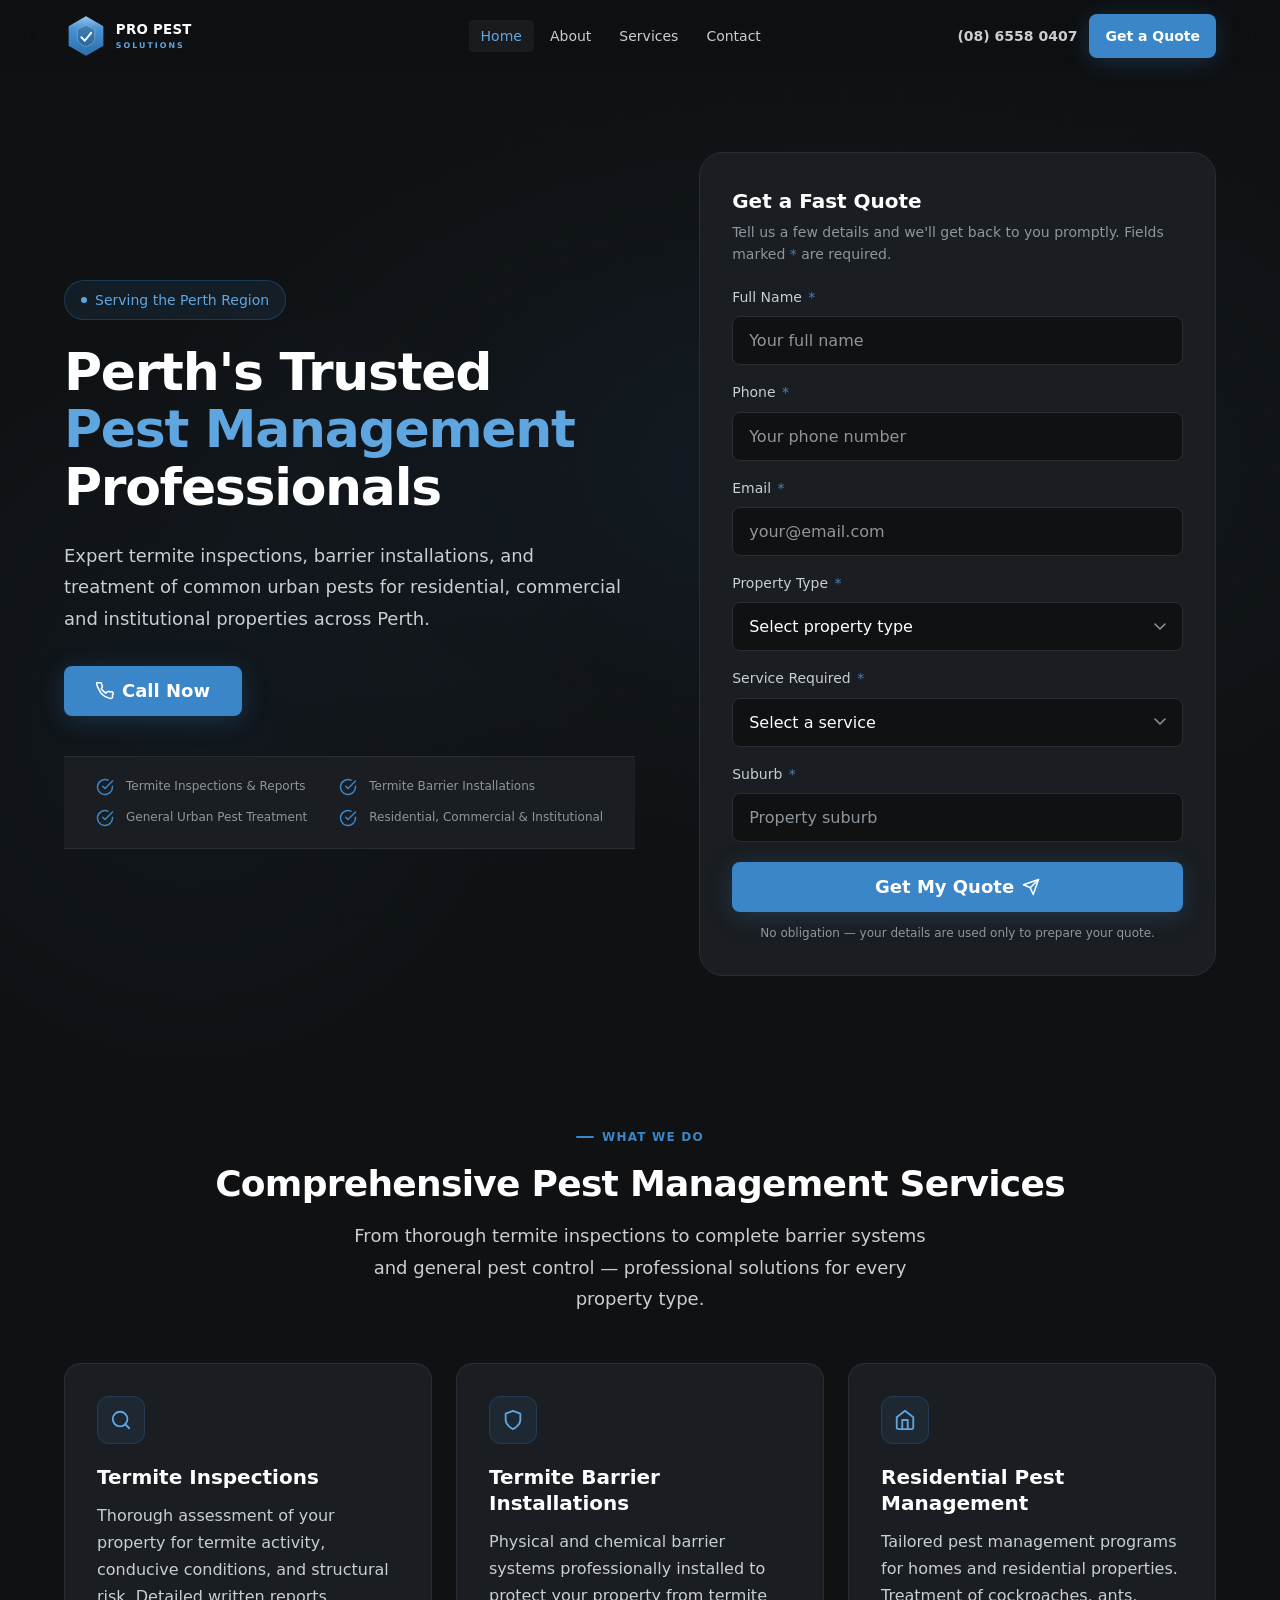
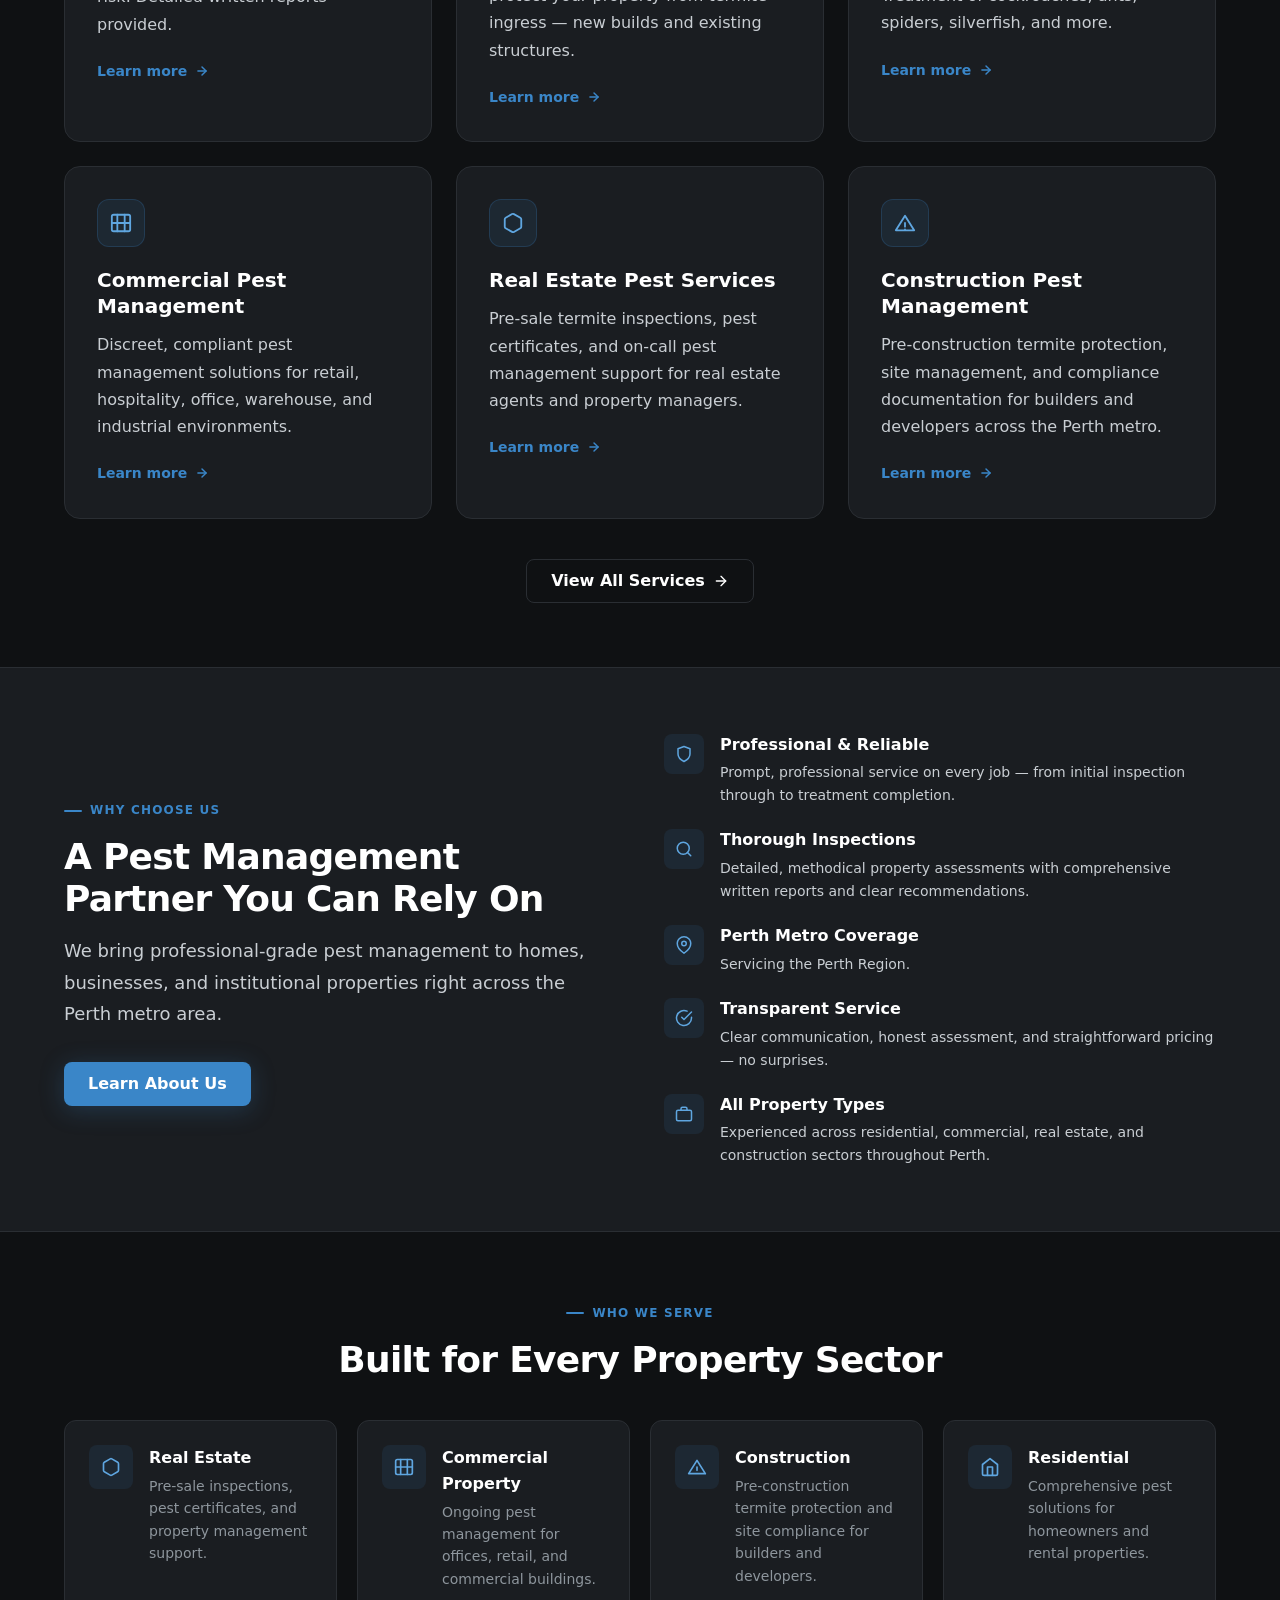
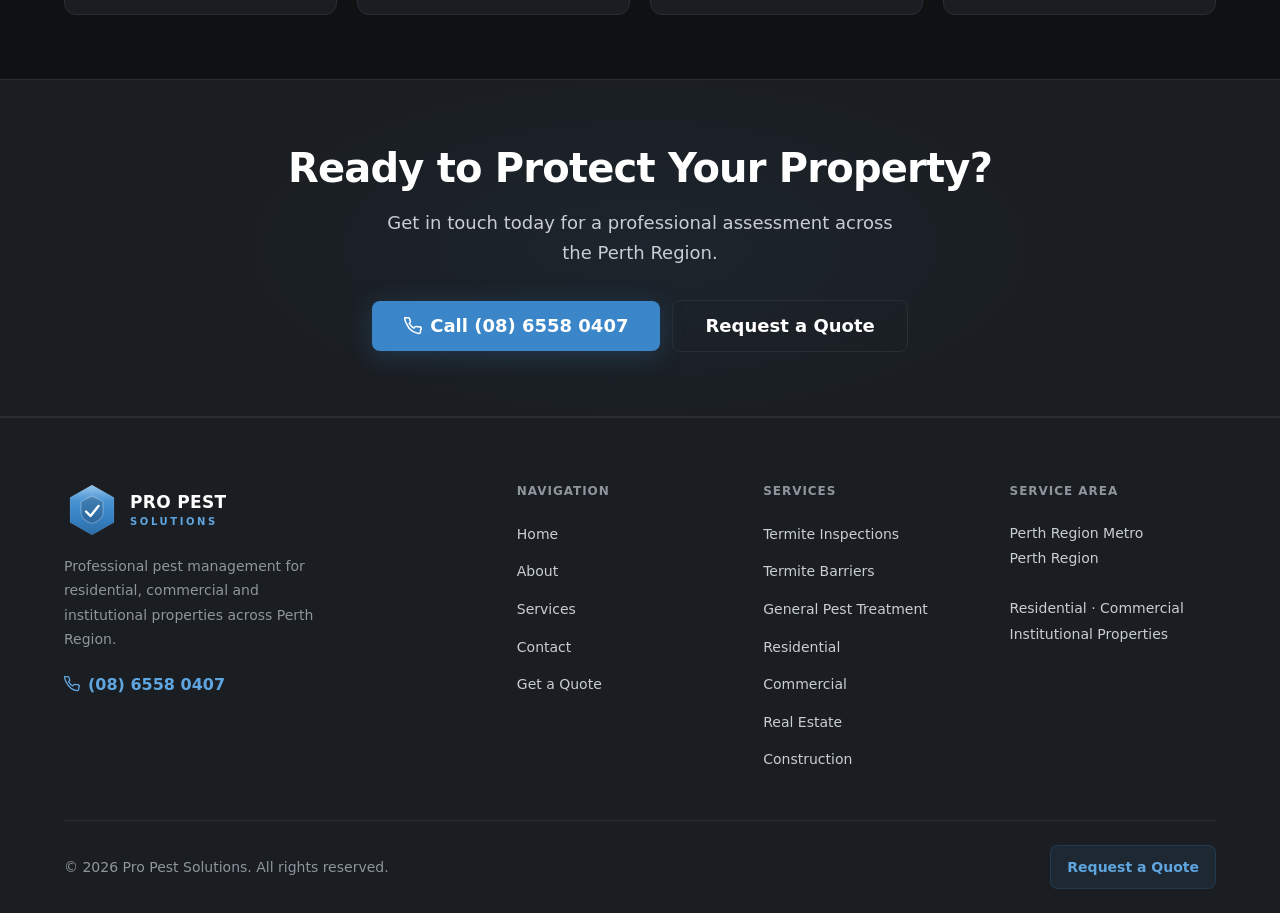
<file: index.html>
<!DOCTYPE html>
<html lang="en">
<head>
  <meta charset="UTF-8">
  <meta name="viewport" content="width=device-width, initial-scale=1.0">
  <title>Pro Pest Solutions — Perth Pest Management Specialists</title>
  <meta name="description" content="Professional pest management services across Perth Region. Termite inspections, barrier installations, and treatment of common urban pests for residential, commercial and institutional properties. Serving the Perth Region.">
  <meta name="robots" content="index, follow">
  <link rel="canonical" href="https://propestsolutionswa.com/">

  <!-- Open Graph -->
  <meta property="og:title" content="Pro Pest Solutions — Perth Pest Management">
  <meta property="og:description" content="Professional termite inspections, barrier installations, and pest treatment across Perth Region.">
  <meta property="og:type" content="website">
  <meta property="og:url" content="https://propestsolutionswa.com/">

  <!-- Favicon -->
  <link rel="icon" type="image/svg+xml" href="assets/img/favicon.svg">

  <link rel="stylesheet" href="assets/css/styles.css">
</head>
<body>

  <a href="#main-content" class="skip-link">Skip to main content</a>

  <!-- ===================== HEADER ===================== -->
  <header class="site-header" id="site-header">
    <div class="container">
      <nav class="nav" aria-label="Main navigation">
        <a href="index.html" class="nav-logo" aria-label="Pro Pest Solutions – Home">
          <svg class="site-logo" xmlns="http://www.w3.org/2000/svg" viewBox="0 0 280 56" role="img" aria-label="Pro Pest Solutions">
            <defs>
              <linearGradient id="ppsMark-h-index" x1="0.5" y1="0" x2="0.5" y2="1">
                <stop offset="0%"   stop-color="#5FA6E0"/>
                <stop offset="55%"  stop-color="#3A86C8"/>
                <stop offset="100%" stop-color="#2C6DA7"/>
              </linearGradient>
              <linearGradient id="ppsGloss-h-index" x1="0.5" y1="0" x2="0.5" y2="1">
                <stop offset="0%"  stop-color="#FFFFFF" stop-opacity="0.35"/>
                <stop offset="60%" stop-color="#FFFFFF" stop-opacity="0"/>
              </linearGradient>
            </defs>
            <path d="M28 3 L50 15.5 L50 40.5 L28 53 L6 40.5 L6 15.5 Z" fill="url(#ppsMark-h-index)" stroke="rgba(255,255,255,0.08)" stroke-width="1"/>
            <path d="M28 3 L50 15.5 L50 28 L6 28 L6 15.5 Z" fill="url(#ppsGloss-h-index)"/>
            <path d="M28 14 L39 19.5 L39 30.5 C39 36 34 39.5 28 41.5 C22 39.5 17 36 17 30.5 L17 19.5 Z" fill="rgba(15,17,19,0.18)" stroke="rgba(255,255,255,0.28)" stroke-width="1.2" stroke-linejoin="round"/>
            <path d="M22 29.5 L26.5 34 L34.5 24" fill="none" stroke="#FFFFFF" stroke-width="2.4" stroke-linecap="round" stroke-linejoin="round"/>
            <text x="66" y="26" font-family="-apple-system, BlinkMacSystemFont, 'Segoe UI', system-ui, sans-serif" font-size="17" font-weight="800" letter-spacing="0.02em" fill="#FFFFFF">PRO PEST</text>
            <text x="66" y="43" font-family="-apple-system, BlinkMacSystemFont, 'Segoe UI', system-ui, sans-serif" font-size="10" font-weight="600" letter-spacing="0.26em" fill="#5FA6E0">SOLUTIONS</text>
          </svg>
        </a>
        <ul class="nav-links" role="list">
          <li><a href="index.html" class="nav-link" aria-current="page">Home</a></li>
          <li><a href="about.html" class="nav-link">About</a></li>
          <li><a href="services.html" class="nav-link">Services</a></li>
          <li><a href="contact.html" class="nav-link">Contact</a></li>
        </ul>
        <div class="nav-actions">
          <a href="tel:0865580407" class="nav-phone">(08) 6558 0407</a>
          <a href="booking.html" class="btn btn--primary btn--sm">Get a Quote</a>
        </div>
        <button class="nav-toggle" id="nav-toggle" aria-label="Open navigation menu" aria-expanded="false" aria-controls="mobile-menu">
          <span></span><span></span><span></span>
        </button>
      </nav>
    </div>
  </header>

  <!-- Mobile menu -->
  <div class="mobile-menu" id="mobile-menu" aria-hidden="true" aria-label="Mobile navigation">
    <a href="index.html" class="mobile-nav-link" aria-current="page">Home</a>
    <a href="about.html" class="mobile-nav-link">About</a>
    <a href="services.html" class="mobile-nav-link">Services</a>
    <a href="contact.html" class="mobile-nav-link">Contact</a>
    <div class="mobile-menu-actions">
      <a href="tel:0865580407" class="btn btn--outline">
        <svg width="16" height="16" viewBox="0 0 24 24" fill="none" stroke="currentColor" stroke-width="2" stroke-linecap="round" stroke-linejoin="round" aria-hidden="true"><path d="M22 16.92v3a2 2 0 01-2.18 2 19.79 19.79 0 01-8.63-3.07A19.5 19.5 0 013.82 9.8a19.79 19.79 0 01-3.07-8.63A2 2 0 012.68 1h3a2 2 0 012 1.72 12.84 12.84 0 00.7 2.81 2 2 0 01-.45 2.11L6.91 8.64a16 16 0 006.21 6.21l1.73-1.73a2 2 0 012.11-.45 12.84 12.84 0 002.81.7A2 2 0 0122 16.92z"/></svg>
        (08) 6558 0407
      </a>
      <a href="booking.html" class="btn btn--primary">Request a Quote</a>
    </div>
  </div>

  <!-- ===================== MAIN ===================== -->
  <main id="main-content" class="page-main">

    <!-- HERO -->
    <section class="hero" aria-labelledby="hero-heading">
      <div class="hero-bg" aria-hidden="true"></div>
      <div class="hero-grid" aria-hidden="true"></div>
      <div class="container">
        <div class="hero-layout">
          <div class="hero-content">
            <div class="hero-badge" aria-label="Service area">
              <span class="hero-badge-dot" aria-hidden="true"></span>
              Serving the Perth Region
            </div>

            <h1 class="hero-title" id="hero-heading">
              Perth's Trusted<br>
              <span class="accent">Pest Management</span><br>
              Professionals
            </h1>

            <p class="hero-desc">
              Expert termite inspections, barrier installations, and treatment of common urban pests for residential, commercial and institutional properties across Perth.
            </p>

            <div class="hero-actions">
              <a href="tel:0865580407" class="btn btn--primary btn--lg">
                <svg width="18" height="18" viewBox="0 0 24 24" fill="none" stroke="currentColor" stroke-width="2" stroke-linecap="round" stroke-linejoin="round" aria-hidden="true"><path d="M22 16.92v3a2 2 0 01-2.18 2 19.79 19.79 0 01-8.63-3.07A19.5 19.5 0 013.82 9.8a19.79 19.79 0 01-3.07-8.63A2 2 0 012.68 1h3a2 2 0 012 1.72 12.84 12.84 0 00.7 2.81 2 2 0 01-.45 2.11L6.91 8.64a16 16 0 006.21 6.21l1.73-1.73a2 2 0 012.11-.45 12.84 12.84 0 002.81.7A2 2 0 0122 16.92z"/></svg>
                Call Now
              </a>
            </div>

            <div class="trust-strip trust-strip--hero" aria-label="Trust signals">
              <div class="trust-strip-inner">
                <div class="trust-item">
                  <svg width="18" height="18" viewBox="0 0 24 24" fill="none" stroke="currentColor" stroke-width="2" stroke-linecap="round" stroke-linejoin="round" aria-hidden="true"><path d="M22 11.08V12a10 10 0 11-5.93-9.14"/><polyline points="22 4 12 14.01 9 11.01"/></svg>
                  Termite Inspections &amp; Reports
                </div>
                <div class="trust-item">
                  <svg width="18" height="18" viewBox="0 0 24 24" fill="none" stroke="currentColor" stroke-width="2" stroke-linecap="round" stroke-linejoin="round" aria-hidden="true"><path d="M22 11.08V12a10 10 0 11-5.93-9.14"/><polyline points="22 4 12 14.01 9 11.01"/></svg>
                  Termite Barrier Installations
                </div>
                <div class="trust-item">
                  <svg width="18" height="18" viewBox="0 0 24 24" fill="none" stroke="currentColor" stroke-width="2" stroke-linecap="round" stroke-linejoin="round" aria-hidden="true"><path d="M22 11.08V12a10 10 0 11-5.93-9.14"/><polyline points="22 4 12 14.01 9 11.01"/></svg>
                  General Urban Pest Treatment
                </div>
                <div class="trust-item">
                  <svg width="18" height="18" viewBox="0 0 24 24" fill="none" stroke="currentColor" stroke-width="2" stroke-linecap="round" stroke-linejoin="round" aria-hidden="true"><path d="M22 11.08V12a10 10 0 11-5.93-9.14"/><polyline points="22 4 12 14.01 9 11.01"/></svg>
                  Residential, Commercial &amp; Institutional
                </div>
              </div>
            </div>
          </div>

          <!-- HOMEPAGE FORM ADDED 2026-06-22 -->
          <div class="hero-form">
            <div class="form-wrap">
              <h2 class="hero-form-title" id="hero-form-heading">Get a Fast Quote</h2>
              <p class="hero-form-subtitle">Tell us a few details and we'll get back to you promptly. Fields marked <span class="req" aria-hidden="true">*</span> are required.</p>

              <!--
                FORM ENDPOINT — matches booking.html submission method:
                POSTs to FormSubmit.co, forwarded to Elliott@propestsolutionswa.com,
                then redirects to thank-you.html. (FormSubmit's one-time activation
                was already completed via the booking form.) See https://formsubmit.co
              -->
              <form
                action="https://formsubmit.co/Elliott@propestsolutionswa.com"
                method="POST"
                data-form="homepage-quote"
                aria-labelledby="hero-form-heading"
              >
                <input type="hidden" name="_subject" value="New Enquiry">
                <input type="hidden" name="_template" value="table">
                <input type="hidden" name="_captcha" value="false">
                <input type="hidden" name="_next" value="https://propestsolutionswa.com/thank-you.html">

                <div class="hero-form-fields">
                  <div class="form-group">
                    <label class="form-label" for="q-name">Full Name <span class="req" aria-hidden="true">*</span></label>
                    <input class="form-input" type="text" id="q-name" name="name" placeholder="Your full name" required autocomplete="name">
                  </div>

                  <div class="form-group">
                    <label class="form-label" for="q-phone">Phone <span class="req" aria-hidden="true">*</span></label>
                    <input class="form-input" type="tel" id="q-phone" name="phone" placeholder="Your phone number" required autocomplete="tel">
                  </div>

                  <div class="form-group">
                    <label class="form-label" for="q-email">Email <span class="req" aria-hidden="true">*</span></label>
                    <input class="form-input" type="email" id="q-email" name="email" placeholder="your@email.com" required autocomplete="email">
                  </div>

                  <div class="form-group">
                    <label class="form-label" for="q-property-type">Property Type <span class="req" aria-hidden="true">*</span></label>
                    <select class="form-select" id="q-property-type" name="property_type" required>
                      <option value="" disabled selected>Select property type</option>
                      <option value="residential-house">Residential — House</option>
                      <option value="residential-unit">Residential — Unit / Apartment</option>
                      <option value="commercial-office">Commercial — Office</option>
                      <option value="commercial-retail">Commercial — Retail</option>
                      <option value="commercial-warehouse">Commercial — Warehouse / Industrial</option>
                      <option value="commercial-hospitality">Commercial — Hospitality</option>
                      <option value="real-estate">Real Estate / Investment Property</option>
                      <option value="construction">Construction / Development Site</option>
                      <option value="institutional">Institutional / Other</option>
                    </select>
                  </div>

                  <div class="form-group">
                    <label class="form-label" for="q-service">Service Required <span class="req" aria-hidden="true">*</span></label>
                    <select class="form-select" id="q-service" name="service_required" required>
                      <option value="" disabled selected>Select a service</option>
                      <option value="termite-inspection">Termite Inspection</option>
                      <option value="termite-barrier">Termite Barrier Installation</option>
                      <option value="termite-treatment">Termite Treatment</option>
                      <option value="general-pest">General Pest Treatment</option>
                      <option value="residential-pest">Residential Pest Management</option>
                      <option value="commercial-pest">Commercial Pest Management</option>
                      <option value="real-estate-inspection">Real Estate Pest Inspection</option>
                      <option value="construction-protection">Construction Pest Protection</option>
                      <option value="not-sure">Not Sure — Please Advise</option>
                    </select>
                  </div>

                  <div class="form-group">
                    <label class="form-label" for="q-suburb">Suburb <span class="req" aria-hidden="true">*</span></label>
                    <input class="form-input" type="text" id="q-suburb" name="suburb" placeholder="Property suburb" required>
                  </div>
                </div>

                <button type="submit" class="btn btn--primary btn--lg hero-form-submit">
                  Get My Quote
                  <svg width="18" height="18" viewBox="0 0 24 24" fill="none" stroke="currentColor" stroke-width="2" stroke-linecap="round" stroke-linejoin="round" aria-hidden="true"><line x1="22" y1="2" x2="11" y2="13"/><polygon points="22 2 15 22 11 13 2 9 22 2"/></svg>
                </button>
                <p class="hero-form-note">No obligation — your details are used only to prepare your quote.</p>
              </form>
            </div>
          </div>
        </div>
      </div>
    </section>

    <!-- SERVICES OVERVIEW -->
    <section class="section" aria-labelledby="services-heading">
      <div class="container">
        <div class="text-center" style="margin-bottom: var(--sp-12);">
          <div class="section-eyebrow">What We Do</div>
          <h2 class="section-title" id="services-heading">Comprehensive Pest Management Services</h2>
          <p class="section-body" style="margin-inline: auto;">From thorough termite inspections to complete barrier systems and general pest control — professional solutions for every property type.</p>
        </div>

        <div class="grid-3">
          <!-- Card 1 -->
          <article class="card" data-reveal>
            <div class="card-icon" aria-hidden="true">
              <svg width="22" height="22" viewBox="0 0 24 24" fill="none" stroke="currentColor" stroke-width="2" stroke-linecap="round" stroke-linejoin="round"><circle cx="11" cy="11" r="8"/><line x1="21" y1="21" x2="16.65" y2="16.65"/></svg>
            </div>
            <h3 class="card-title">Termite Inspections</h3>
            <p class="card-text">Thorough assessment of your property for termite activity, conducive conditions, and structural risk. Detailed written reports provided.</p>
            <a href="services.html#termite-inspection" class="card-link">
              Learn more
              <svg width="14" height="14" viewBox="0 0 24 24" fill="none" stroke="currentColor" stroke-width="2.5" stroke-linecap="round" stroke-linejoin="round" aria-hidden="true"><line x1="5" y1="12" x2="19" y2="12"/><polyline points="12 5 19 12 12 19"/></svg>
            </a>
          </article>

          <!-- Card 2 -->
          <article class="card" data-reveal>
            <div class="card-icon" aria-hidden="true">
              <svg width="22" height="22" viewBox="0 0 24 24" fill="none" stroke="currentColor" stroke-width="2" stroke-linecap="round" stroke-linejoin="round"><path d="M12 22s8-4 8-10V5l-8-3-8 3v7c0 6 8 10 8 10z"/></svg>
            </div>
            <h3 class="card-title">Termite Barrier Installations</h3>
            <p class="card-text">Physical and chemical barrier systems professionally installed to protect your property from termite ingress — new builds and existing structures.</p>
            <a href="services.html#termite-barrier" class="card-link">
              Learn more
              <svg width="14" height="14" viewBox="0 0 24 24" fill="none" stroke="currentColor" stroke-width="2.5" stroke-linecap="round" stroke-linejoin="round" aria-hidden="true"><line x1="5" y1="12" x2="19" y2="12"/><polyline points="12 5 19 12 12 19"/></svg>
            </a>
          </article>

          <!-- Card 3 -->
          <article class="card" data-reveal>
            <div class="card-icon" aria-hidden="true">
              <svg width="22" height="22" viewBox="0 0 24 24" fill="none" stroke="currentColor" stroke-width="2" stroke-linecap="round" stroke-linejoin="round"><path d="M3 9l9-7 9 7v11a2 2 0 01-2 2H5a2 2 0 01-2-2z"/><polyline points="9 22 9 12 15 12 15 22"/></svg>
            </div>
            <h3 class="card-title">Residential Pest Management</h3>
            <p class="card-text">Tailored pest management programs for homes and residential properties. Treatment of cockroaches, ants, spiders, silverfish, and more.</p>
            <a href="services.html#residential" class="card-link">
              Learn more
              <svg width="14" height="14" viewBox="0 0 24 24" fill="none" stroke="currentColor" stroke-width="2.5" stroke-linecap="round" stroke-linejoin="round" aria-hidden="true"><line x1="5" y1="12" x2="19" y2="12"/><polyline points="12 5 19 12 12 19"/></svg>
            </a>
          </article>

          <!-- Card 4 -->
          <article class="card" data-reveal>
            <div class="card-icon" aria-hidden="true">
              <svg width="22" height="22" viewBox="0 0 24 24" fill="none" stroke="currentColor" stroke-width="2" stroke-linecap="round" stroke-linejoin="round"><rect x="2" y="3" width="20" height="18" rx="2"/><line x1="8" y1="21" x2="8" y2="3"/><line x1="16" y1="21" x2="16" y2="3"/><line x1="2" y1="12" x2="22" y2="12"/></svg>
            </div>
            <h3 class="card-title">Commercial Pest Management</h3>
            <p class="card-text">Discreet, compliant pest management solutions for retail, hospitality, office, warehouse, and industrial environments.</p>
            <a href="services.html#commercial" class="card-link">
              Learn more
              <svg width="14" height="14" viewBox="0 0 24 24" fill="none" stroke="currentColor" stroke-width="2.5" stroke-linecap="round" stroke-linejoin="round" aria-hidden="true"><line x1="5" y1="12" x2="19" y2="12"/><polyline points="12 5 19 12 12 19"/></svg>
            </a>
          </article>

          <!-- Card 5 -->
          <article class="card" data-reveal>
            <div class="card-icon" aria-hidden="true">
              <svg width="22" height="22" viewBox="0 0 24 24" fill="none" stroke="currentColor" stroke-width="2" stroke-linecap="round" stroke-linejoin="round"><path d="M21 16V8a2 2 0 00-1-1.73l-7-4a2 2 0 00-2 0l-7 4A2 2 0 003 8v8a2 2 0 001 1.73l7 4a2 2 0 002 0l7-4A2 2 0 0021 16z"/></svg>
            </div>
            <h3 class="card-title">Real Estate Pest Services</h3>
            <p class="card-text">Pre-sale termite inspections, pest certificates, and on-call pest management support for real estate agents and property managers.</p>
            <a href="services.html#real-estate" class="card-link">
              Learn more
              <svg width="14" height="14" viewBox="0 0 24 24" fill="none" stroke="currentColor" stroke-width="2.5" stroke-linecap="round" stroke-linejoin="round" aria-hidden="true"><line x1="5" y1="12" x2="19" y2="12"/><polyline points="12 5 19 12 12 19"/></svg>
            </a>
          </article>

          <!-- Card 6 -->
          <article class="card" data-reveal>
            <div class="card-icon" aria-hidden="true">
              <svg width="22" height="22" viewBox="0 0 24 24" fill="none" stroke="currentColor" stroke-width="2" stroke-linecap="round" stroke-linejoin="round"><polygon points="2 20 22 20 12 4"/><line x1="12" y1="12" x2="12" y2="16"/><line x1="12" y1="19" x2="12.01" y2="19"/></svg>
            </div>
            <h3 class="card-title">Construction Pest Management</h3>
            <p class="card-text">Pre-construction termite protection, site management, and compliance documentation for builders and developers across the Perth metro.</p>
            <a href="services.html#construction" class="card-link">
              Learn more
              <svg width="14" height="14" viewBox="0 0 24 24" fill="none" stroke="currentColor" stroke-width="2.5" stroke-linecap="round" stroke-linejoin="round" aria-hidden="true"><line x1="5" y1="12" x2="19" y2="12"/><polyline points="12 5 19 12 12 19"/></svg>
            </a>
          </article>
        </div>

        <div class="text-center" style="margin-top: var(--sp-10);">
          <a href="services.html" class="btn btn--outline">
            View All Services
            <svg width="16" height="16" viewBox="0 0 24 24" fill="none" stroke="currentColor" stroke-width="2" stroke-linecap="round" stroke-linejoin="round" aria-hidden="true"><line x1="5" y1="12" x2="19" y2="12"/><polyline points="12 5 19 12 12 19"/></svg>
          </a>
        </div>
      </div>
    </section>

    <!-- WHY CHOOSE US -->
    <section class="section" style="background: var(--pps-bg-panel); border-top: 1px solid var(--pps-border); border-bottom: 1px solid var(--pps-border);" aria-labelledby="why-heading">
      <div class="container">
        <div class="split split--center">
          <div>
            <div class="section-eyebrow">Why Choose Us</div>
            <h2 class="section-title" id="why-heading">A Pest Management Partner You Can Rely On</h2>
            <p class="section-body" style="margin-bottom: var(--sp-8);">We bring professional-grade pest management to homes, businesses, and institutional properties right across the Perth metro area.</p>
            <a href="about.html" class="btn btn--primary">Learn About Us</a>
          </div>

          <div class="feature-list">
            <div class="feature-item" data-reveal>
              <div class="feature-icon" aria-hidden="true">
                <svg width="18" height="18" viewBox="0 0 24 24" fill="none" stroke="currentColor" stroke-width="2" stroke-linecap="round" stroke-linejoin="round"><path d="M12 22s8-4 8-10V5l-8-3-8 3v7c0 6 8 10 8 10z"/></svg>
              </div>
              <div>
                <p class="feature-title">Professional &amp; Reliable</p>
                <p class="feature-text">Prompt, professional service on every job — from initial inspection through to treatment completion.</p>
              </div>
            </div>

            <div class="feature-item" data-reveal>
              <div class="feature-icon" aria-hidden="true">
                <svg width="18" height="18" viewBox="0 0 24 24" fill="none" stroke="currentColor" stroke-width="2" stroke-linecap="round" stroke-linejoin="round"><circle cx="11" cy="11" r="8"/><line x1="21" y1="21" x2="16.65" y2="16.65"/></svg>
              </div>
              <div>
                <p class="feature-title">Thorough Inspections</p>
                <p class="feature-text">Detailed, methodical property assessments with comprehensive written reports and clear recommendations.</p>
              </div>
            </div>

            <div class="feature-item" data-reveal>
              <div class="feature-icon" aria-hidden="true">
                <svg width="18" height="18" viewBox="0 0 24 24" fill="none" stroke="currentColor" stroke-width="2" stroke-linecap="round" stroke-linejoin="round"><path d="M21 10c0 7-9 13-9 13S3 17 3 10a9 9 0 0118 0z"/><circle cx="12" cy="10" r="3"/></svg>
              </div>
              <div>
                <p class="feature-title">Perth Metro Coverage</p>
                <p class="feature-text">Servicing the Perth Region.</p>
              </div>
            </div>

            <div class="feature-item" data-reveal>
              <div class="feature-icon" aria-hidden="true">
                <svg width="18" height="18" viewBox="0 0 24 24" fill="none" stroke="currentColor" stroke-width="2" stroke-linecap="round" stroke-linejoin="round"><path d="M22 11.08V12a10 10 0 11-5.93-9.14"/><polyline points="22 4 12 14.01 9 11.01"/></svg>
              </div>
              <div>
                <p class="feature-title">Transparent Service</p>
                <p class="feature-text">Clear communication, honest assessment, and straightforward pricing — no surprises.</p>
              </div>
            </div>

            <div class="feature-item" data-reveal>
              <div class="feature-icon" aria-hidden="true">
                <svg width="18" height="18" viewBox="0 0 24 24" fill="none" stroke="currentColor" stroke-width="2" stroke-linecap="round" stroke-linejoin="round"><rect x="2" y="7" width="20" height="14" rx="2"/><path d="M16 7V5a2 2 0 00-2-2h-4a2 2 0 00-2 2v2"/></svg>
              </div>
              <div>
                <p class="feature-title">All Property Types</p>
                <p class="feature-text">Experienced across residential, commercial, real estate, and construction sectors throughout Perth.</p>
              </div>
            </div>
          </div>
        </div>
      </div>
    </section>

    <!-- WHO WE WORK WITH -->
    <section class="section" aria-labelledby="clients-heading">
      <div class="container">
        <div class="text-center" style="margin-bottom: var(--sp-10);">
          <div class="section-eyebrow">Who We Serve</div>
          <h2 class="section-title" id="clients-heading">Built for Every Property Sector</h2>
        </div>

        <div class="grid-4">
          <div class="client-card" data-reveal>
            <div class="client-icon" aria-hidden="true">
              <svg width="20" height="20" viewBox="0 0 24 24" fill="none" stroke="currentColor" stroke-width="2" stroke-linecap="round" stroke-linejoin="round"><path d="M21 16V8a2 2 0 00-1-1.73l-7-4a2 2 0 00-2 0l-7 4A2 2 0 003 8v8a2 2 0 001 1.73l7 4a2 2 0 002 0l7-4A2 2 0 0021 16z"/></svg>
            </div>
            <div>
              <p class="client-title">Real Estate</p>
              <p class="client-text">Pre-sale inspections, pest certificates, and property management support.</p>
            </div>
          </div>

          <div class="client-card" data-reveal>
            <div class="client-icon" aria-hidden="true">
              <svg width="20" height="20" viewBox="0 0 24 24" fill="none" stroke="currentColor" stroke-width="2" stroke-linecap="round" stroke-linejoin="round"><rect x="2" y="3" width="20" height="18" rx="2"/><line x1="8" y1="21" x2="8" y2="3"/><line x1="16" y1="21" x2="16" y2="3"/><line x1="2" y1="12" x2="22" y2="12"/></svg>
            </div>
            <div>
              <p class="client-title">Commercial Property</p>
              <p class="client-text">Ongoing pest management for offices, retail, and commercial buildings.</p>
            </div>
          </div>

          <div class="client-card" data-reveal>
            <div class="client-icon" aria-hidden="true">
              <svg width="20" height="20" viewBox="0 0 24 24" fill="none" stroke="currentColor" stroke-width="2" stroke-linecap="round" stroke-linejoin="round"><polygon points="2 20 22 20 12 4"/><line x1="12" y1="12" x2="12" y2="16"/></svg>
            </div>
            <div>
              <p class="client-title">Construction</p>
              <p class="client-text">Pre-construction termite protection and site compliance for builders and developers.</p>
            </div>
          </div>

          <div class="client-card" data-reveal>
            <div class="client-icon" aria-hidden="true">
              <svg width="20" height="20" viewBox="0 0 24 24" fill="none" stroke="currentColor" stroke-width="2" stroke-linecap="round" stroke-linejoin="round"><path d="M3 9l9-7 9 7v11a2 2 0 01-2 2H5a2 2 0 01-2-2z"/><polyline points="9 22 9 12 15 12 15 22"/></svg>
            </div>
            <div>
              <p class="client-title">Residential</p>
              <p class="client-text">Comprehensive pest solutions for homeowners and rental properties.</p>
            </div>
          </div>
        </div>
      </div>
    </section>


    <!-- CTA BAND -->
    <section class="cta-band" aria-labelledby="cta-heading">
      <div class="cta-band-glow" aria-hidden="true"></div>
      <div class="container">
        <div class="cta-band-content">
          <h2 class="cta-title" id="cta-heading">Ready to Protect Your Property?</h2>
          <p class="cta-subtitle">Get in touch today for a professional assessment across the Perth Region.</p>
          <div class="cta-actions">
            <a href="tel:0865580407" class="btn btn--primary btn--lg">
              <svg width="18" height="18" viewBox="0 0 24 24" fill="none" stroke="currentColor" stroke-width="2" stroke-linecap="round" stroke-linejoin="round" aria-hidden="true"><path d="M22 16.92v3a2 2 0 01-2.18 2 19.79 19.79 0 01-8.63-3.07A19.5 19.5 0 013.82 9.8a19.79 19.79 0 01-3.07-8.63A2 2 0 012.68 1h3a2 2 0 012 1.72 12.84 12.84 0 00.7 2.81 2 2 0 01-.45 2.11L6.91 8.64a16 16 0 006.21 6.21l1.73-1.73a2 2 0 012.11-.45 12.84 12.84 0 002.81.7A2 2 0 0122 16.92z"/></svg>
              Call (08) 6558 0407
            </a>
            <a href="booking.html" class="btn btn--outline btn--lg">Request a Quote</a>
          </div>
        </div>
      </div>
    </section>

  </main>

  <!-- ===================== FOOTER ===================== -->
  <footer class="site-footer">
    <div class="container">
      <div class="footer-grid">
        <div>
          <div class="footer-logo">
            <svg class="site-logo site-logo--footer" xmlns="http://www.w3.org/2000/svg" viewBox="0 0 280 56" role="img" aria-label="Pro Pest Solutions">
            <defs>
              <linearGradient id="ppsMark-f-index" x1="0.5" y1="0" x2="0.5" y2="1">
                <stop offset="0%"   stop-color="#5FA6E0"/>
                <stop offset="55%"  stop-color="#3A86C8"/>
                <stop offset="100%" stop-color="#2C6DA7"/>
              </linearGradient>
              <linearGradient id="ppsGloss-f-index" x1="0.5" y1="0" x2="0.5" y2="1">
                <stop offset="0%"  stop-color="#FFFFFF" stop-opacity="0.35"/>
                <stop offset="60%" stop-color="#FFFFFF" stop-opacity="0"/>
              </linearGradient>
            </defs>
            <path d="M28 3 L50 15.5 L50 40.5 L28 53 L6 40.5 L6 15.5 Z" fill="url(#ppsMark-f-index)" stroke="rgba(255,255,255,0.08)" stroke-width="1"/>
            <path d="M28 3 L50 15.5 L50 28 L6 28 L6 15.5 Z" fill="url(#ppsGloss-f-index)"/>
            <path d="M28 14 L39 19.5 L39 30.5 C39 36 34 39.5 28 41.5 C22 39.5 17 36 17 30.5 L17 19.5 Z" fill="rgba(15,17,19,0.18)" stroke="rgba(255,255,255,0.28)" stroke-width="1.2" stroke-linejoin="round"/>
            <path d="M22 29.5 L26.5 34 L34.5 24" fill="none" stroke="#FFFFFF" stroke-width="2.4" stroke-linecap="round" stroke-linejoin="round"/>
            <text x="66" y="26" font-family="-apple-system, BlinkMacSystemFont, 'Segoe UI', system-ui, sans-serif" font-size="17" font-weight="800" letter-spacing="0.02em" fill="#FFFFFF">PRO PEST</text>
            <text x="66" y="43" font-family="-apple-system, BlinkMacSystemFont, 'Segoe UI', system-ui, sans-serif" font-size="10" font-weight="600" letter-spacing="0.26em" fill="#5FA6E0">SOLUTIONS</text>
          </svg>
          </div>
          <p class="footer-tagline">Professional pest management for residential, commercial and institutional properties across Perth Region.</p>
          <a href="tel:0865580407" class="footer-phone-link">
            <svg width="16" height="16" viewBox="0 0 24 24" fill="none" stroke="currentColor" stroke-width="2" stroke-linecap="round" stroke-linejoin="round" aria-hidden="true"><path d="M22 16.92v3a2 2 0 01-2.18 2 19.79 19.79 0 01-8.63-3.07A19.5 19.5 0 013.82 9.8a19.79 19.79 0 01-3.07-8.63A2 2 0 012.68 1h3a2 2 0 012 1.72 12.84 12.84 0 00.7 2.81 2 2 0 01-.45 2.11L6.91 8.64a16 16 0 006.21 6.21l1.73-1.73a2 2 0 012.11-.45 12.84 12.84 0 002.81.7A2 2 0 0122 16.92z"/></svg>
            (08) 6558 0407
          </a>
        </div>

        <div>
          <h3 class="footer-col-title">Navigation</h3>
          <ul class="footer-links" role="list">
            <li><a href="index.html" class="footer-link">Home</a></li>
            <li><a href="about.html" class="footer-link">About</a></li>
            <li><a href="services.html" class="footer-link">Services</a></li>
            <li><a href="contact.html" class="footer-link">Contact</a></li>
            <li><a href="booking.html" class="footer-link">Get a Quote</a></li>
          </ul>
        </div>

        <div>
          <h3 class="footer-col-title">Services</h3>
          <ul class="footer-links" role="list">
            <li><a href="services.html" class="footer-link">Termite Inspections</a></li>
            <li><a href="services.html" class="footer-link">Termite Barriers</a></li>
            <li><a href="services.html" class="footer-link">General Pest Treatment</a></li>
            <li><a href="services.html" class="footer-link">Residential</a></li>
            <li><a href="services.html" class="footer-link">Commercial</a></li>
            <li><a href="services.html" class="footer-link">Real Estate</a></li>
            <li><a href="services.html" class="footer-link">Construction</a></li>
          </ul>
        </div>

        <div>
          <h3 class="footer-col-title">Service Area</h3>
          <p class="footer-area-text">
            Perth Region Metro<br>
            Perth Region<br><br>
            Residential · Commercial<br>
            Institutional Properties
          </p>
        </div>
      </div>

      <div class="footer-bottom">
        <span class="footer-copyright">&copy; <span data-year></span> Pro Pest Solutions. All rights reserved.</span>
        <a href="booking.html" class="btn btn--ghost btn--sm">Request a Quote</a>
      </div>
    </div>
  </footer>

  <script src="assets/js/main.js"></script>
</body>
</html>
</file>
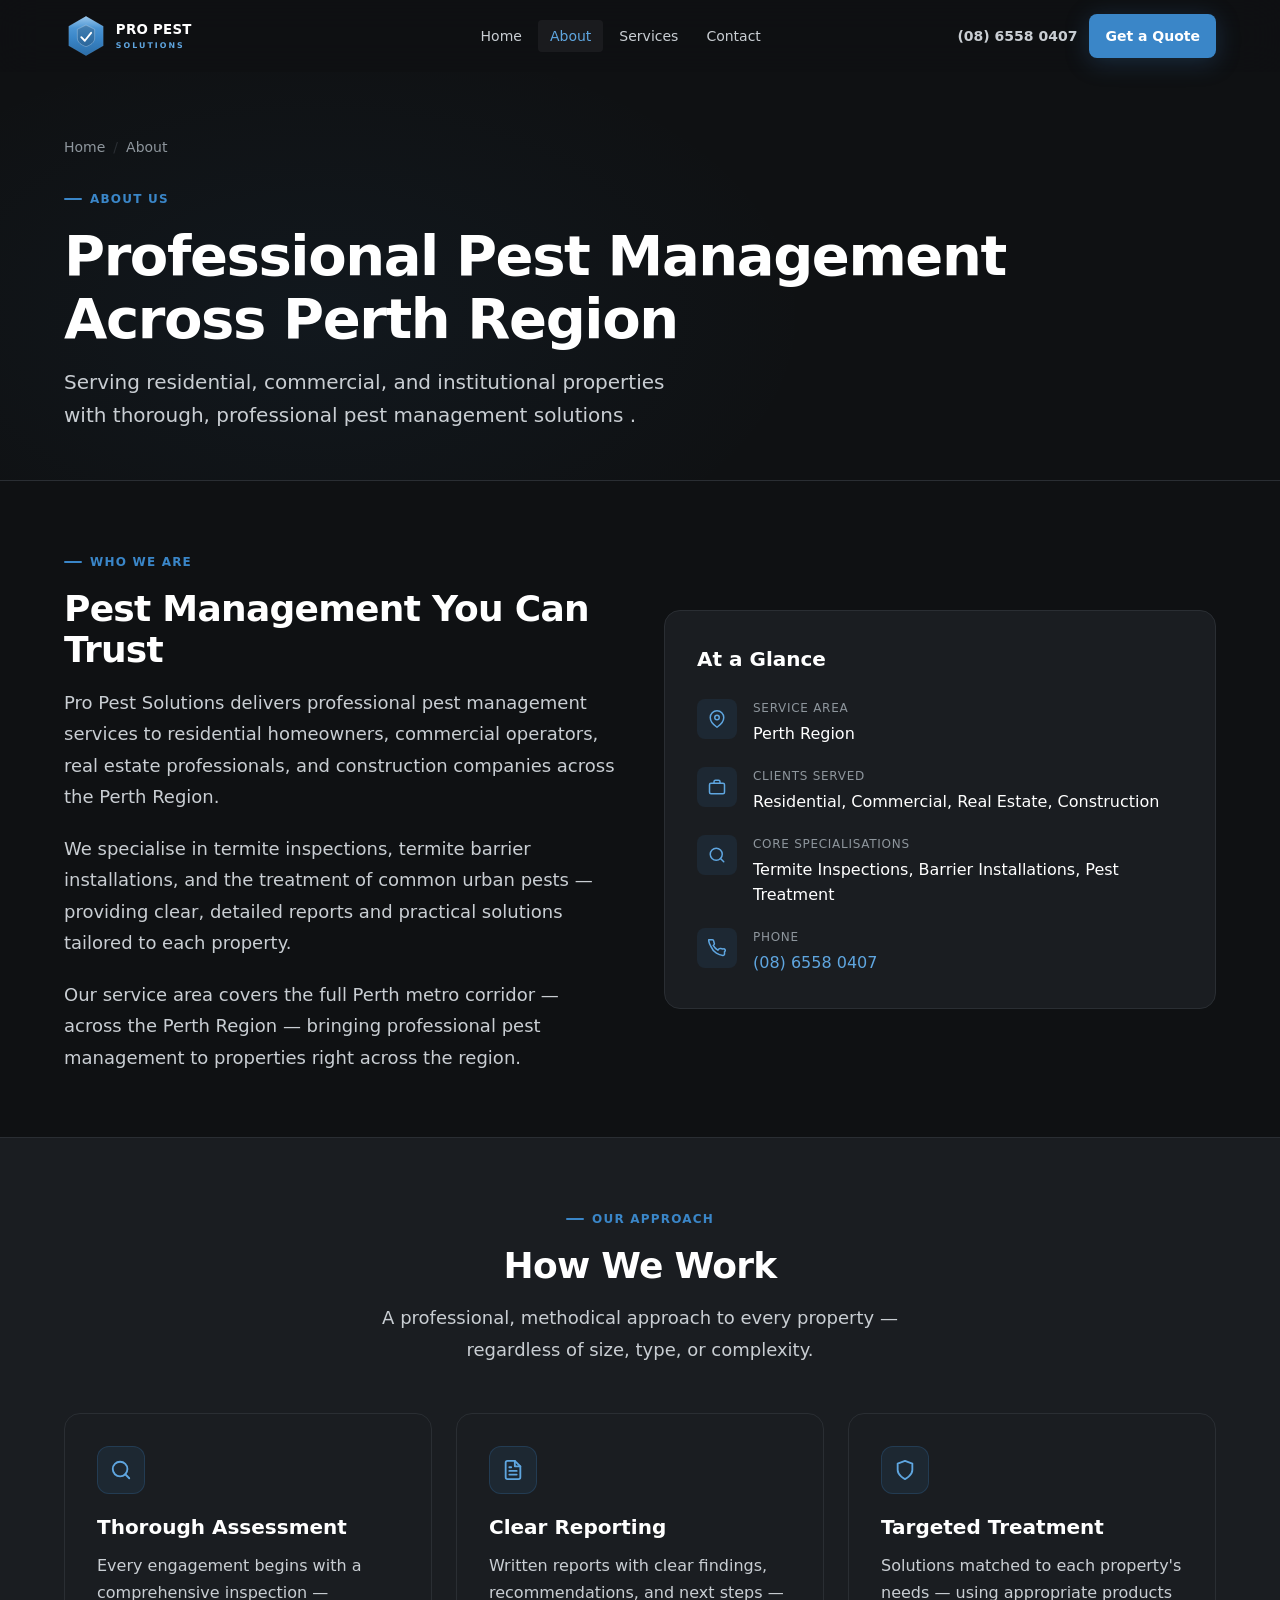
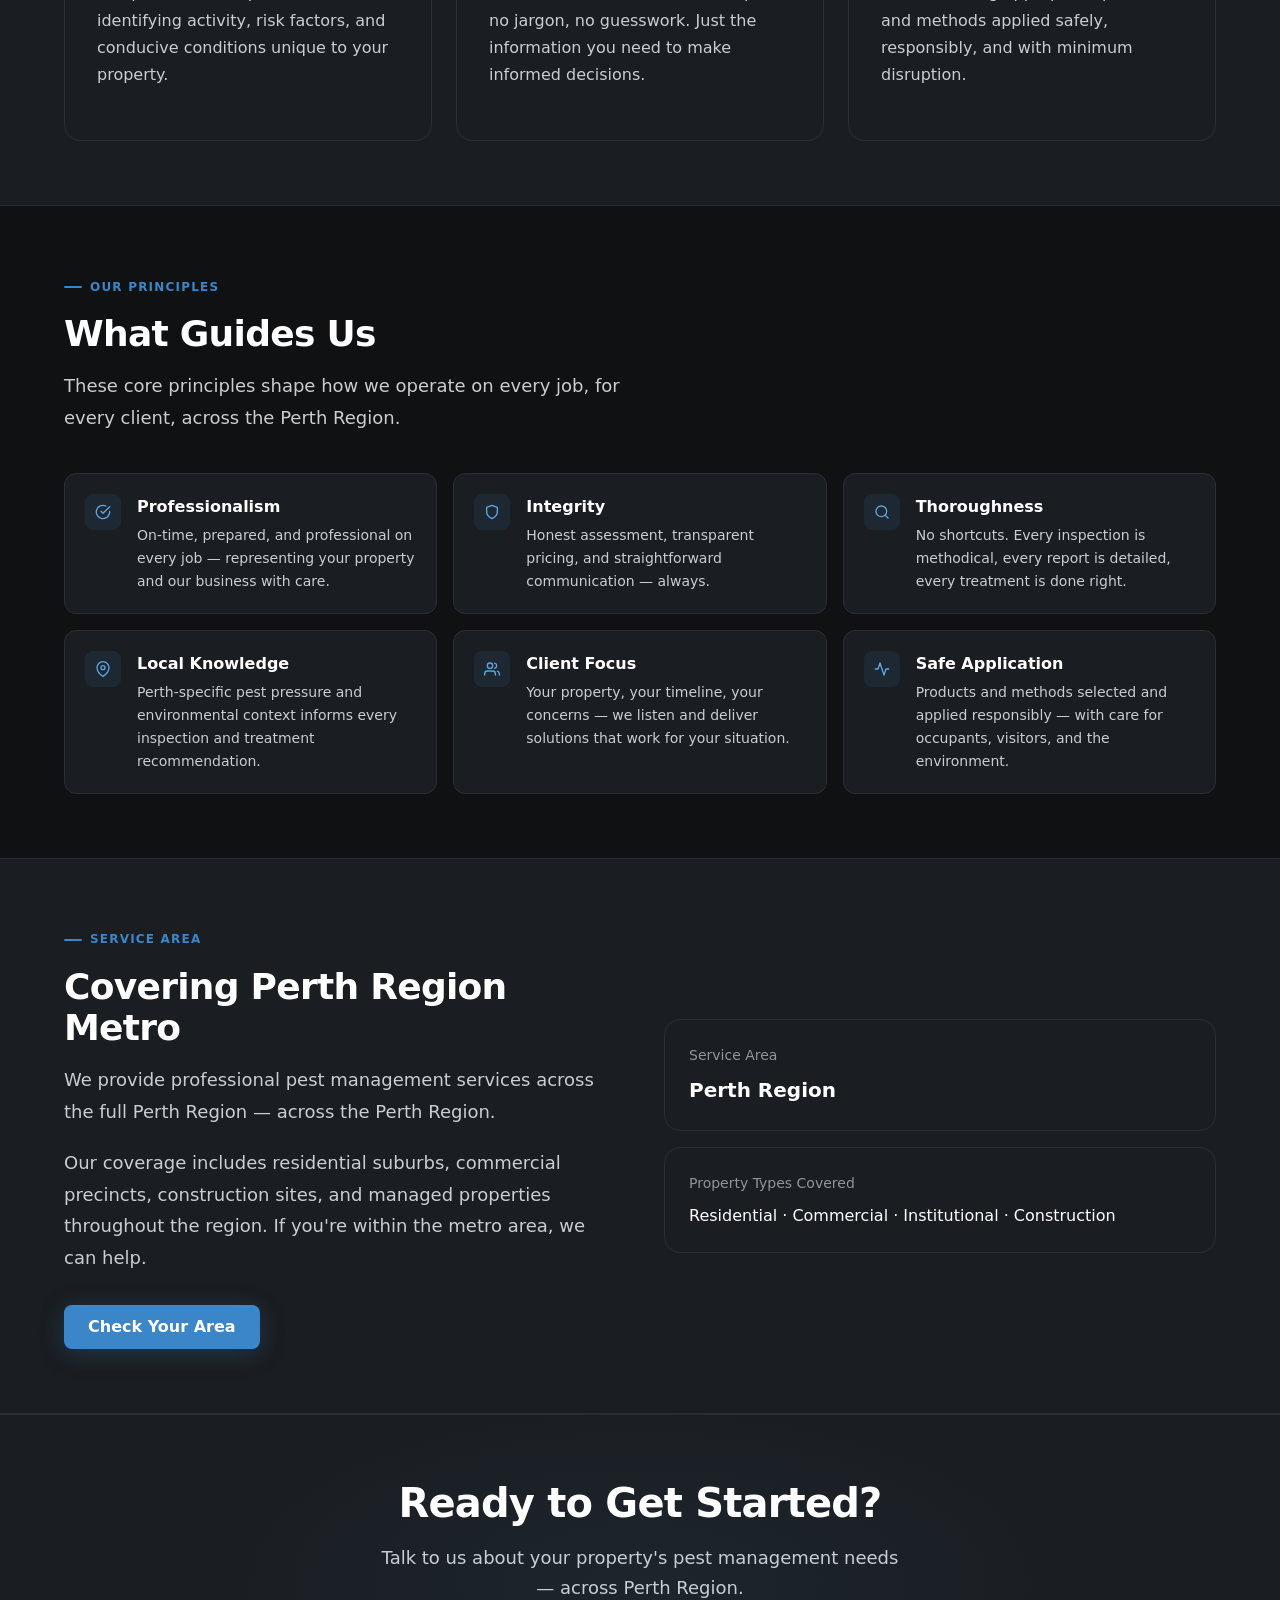
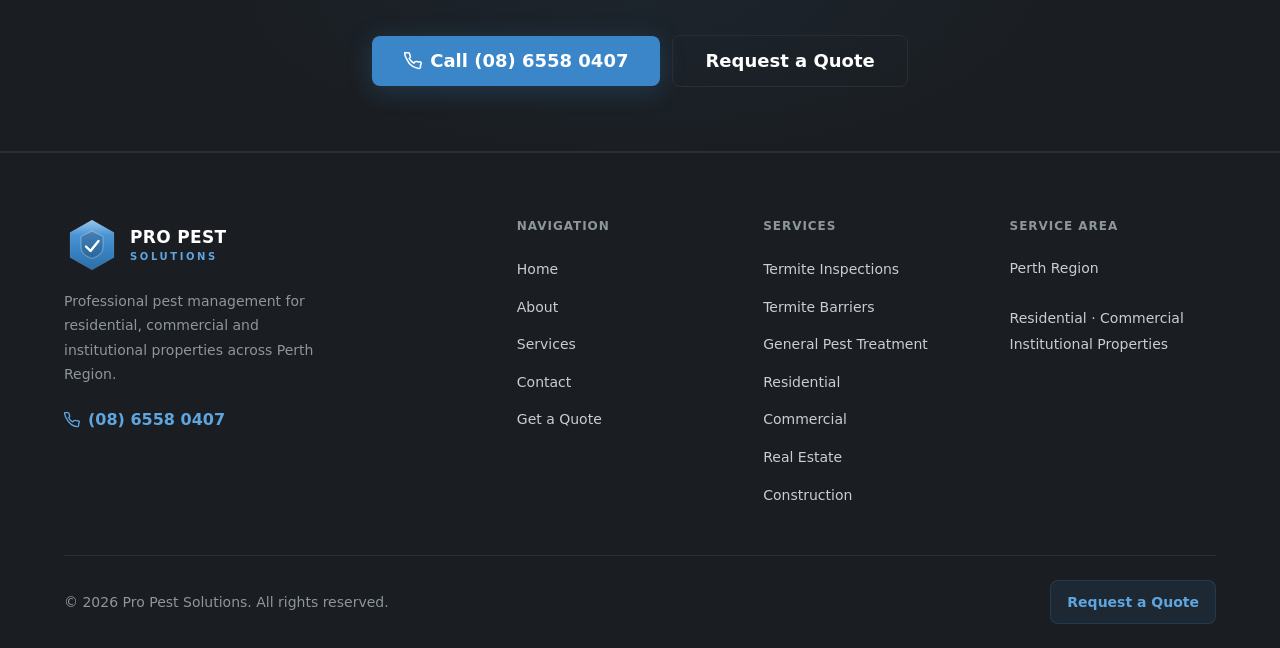
<file: about.html>
<!DOCTYPE html>
<html lang="en">
<head>
  <meta charset="UTF-8">
  <meta name="viewport" content="width=device-width, initial-scale=1.0">
  <title>About — Pro Pest Solutions | Perth Pest Management</title>
  <meta name="description" content="Learn about Pro Pest Solutions — professional pest management for residential, commercial and institutional properties across the Perth Region, .">
  <meta name="robots" content="index, follow">
  <link rel="canonical" href="https://propestsolutionswa.com/about.html">
  <meta property="og:title" content="About Pro Pest Solutions">
  <meta property="og:description" content="Professional pest management across the Perth Region — residential, commercial, real estate, and construction.">
  <meta property="og:type" content="website">
  <link rel="icon" type="image/svg+xml" href="assets/img/favicon.svg">
  <link rel="stylesheet" href="assets/css/styles.css">
</head>
<body>

  <a href="#main-content" class="skip-link">Skip to main content</a>

  <!-- HEADER -->
  <header class="site-header" id="site-header">
    <div class="container">
      <nav class="nav" aria-label="Main navigation">
        <a href="index.html" class="nav-logo" aria-label="Pro Pest Solutions – Home">
          <svg class="site-logo" xmlns="http://www.w3.org/2000/svg" viewBox="0 0 280 56" role="img" aria-label="Pro Pest Solutions">
            <defs>
              <linearGradient id="ppsMark-h-about" x1="0.5" y1="0" x2="0.5" y2="1">
                <stop offset="0%"   stop-color="#5FA6E0"/>
                <stop offset="55%"  stop-color="#3A86C8"/>
                <stop offset="100%" stop-color="#2C6DA7"/>
              </linearGradient>
              <linearGradient id="ppsGloss-h-about" x1="0.5" y1="0" x2="0.5" y2="1">
                <stop offset="0%"  stop-color="#FFFFFF" stop-opacity="0.35"/>
                <stop offset="60%" stop-color="#FFFFFF" stop-opacity="0"/>
              </linearGradient>
            </defs>
            <path d="M28 3 L50 15.5 L50 40.5 L28 53 L6 40.5 L6 15.5 Z" fill="url(#ppsMark-h-about)" stroke="rgba(255,255,255,0.08)" stroke-width="1"/>
            <path d="M28 3 L50 15.5 L50 28 L6 28 L6 15.5 Z" fill="url(#ppsGloss-h-about)"/>
            <path d="M28 14 L39 19.5 L39 30.5 C39 36 34 39.5 28 41.5 C22 39.5 17 36 17 30.5 L17 19.5 Z" fill="rgba(15,17,19,0.18)" stroke="rgba(255,255,255,0.28)" stroke-width="1.2" stroke-linejoin="round"/>
            <path d="M22 29.5 L26.5 34 L34.5 24" fill="none" stroke="#FFFFFF" stroke-width="2.4" stroke-linecap="round" stroke-linejoin="round"/>
            <text x="66" y="26" font-family="-apple-system, BlinkMacSystemFont, 'Segoe UI', system-ui, sans-serif" font-size="17" font-weight="800" letter-spacing="0.02em" fill="#FFFFFF">PRO PEST</text>
            <text x="66" y="43" font-family="-apple-system, BlinkMacSystemFont, 'Segoe UI', system-ui, sans-serif" font-size="10" font-weight="600" letter-spacing="0.26em" fill="#5FA6E0">SOLUTIONS</text>
          </svg>
        </a>
        <ul class="nav-links" role="list">
          <li><a href="index.html" class="nav-link">Home</a></li>
          <li><a href="about.html" class="nav-link" aria-current="page">About</a></li>
          <li><a href="services.html" class="nav-link">Services</a></li>
          <li><a href="contact.html" class="nav-link">Contact</a></li>
        </ul>
        <div class="nav-actions">
          <a href="tel:0865580407" class="nav-phone">(08) 6558 0407</a>
          <a href="booking.html" class="btn btn--primary btn--sm">Get a Quote</a>
        </div>
        <button class="nav-toggle" id="nav-toggle" aria-label="Open navigation menu" aria-expanded="false" aria-controls="mobile-menu">
          <span></span><span></span><span></span>
        </button>
      </nav>
    </div>
  </header>

  <div class="mobile-menu" id="mobile-menu" aria-hidden="true" aria-label="Mobile navigation">
    <a href="index.html" class="mobile-nav-link">Home</a>
    <a href="about.html" class="mobile-nav-link" aria-current="page">About</a>
    <a href="services.html" class="mobile-nav-link">Services</a>
    <a href="contact.html" class="mobile-nav-link">Contact</a>
    <div class="mobile-menu-actions">
      <a href="tel:0865580407" class="btn btn--outline">
        <svg width="16" height="16" viewBox="0 0 24 24" fill="none" stroke="currentColor" stroke-width="2" stroke-linecap="round" stroke-linejoin="round" aria-hidden="true"><path d="M22 16.92v3a2 2 0 01-2.18 2 19.79 19.79 0 01-8.63-3.07A19.5 19.5 0 013.82 9.8a19.79 19.79 0 01-3.07-8.63A2 2 0 012.68 1h3a2 2 0 012 1.72 12.84 12.84 0 00.7 2.81 2 2 0 01-.45 2.11L6.91 8.64a16 16 0 006.21 6.21l1.73-1.73a2 2 0 012.11-.45 12.84 12.84 0 002.81.7A2 2 0 0122 16.92z"/></svg>
        (08) 6558 0407
      </a>
      <a href="booking.html" class="btn btn--primary">Request a Quote</a>
    </div>
  </div>

  <!-- MAIN -->
  <main id="main-content" class="page-main">

    <!-- PAGE HERO -->
    <section class="page-hero">
      <div class="container">
        <div class="page-hero-inner">
          <nav class="breadcrumb" aria-label="Breadcrumb">
            <a href="index.html">Home</a>
            <span class="sep" aria-hidden="true">/</span>
            <span class="current" aria-current="page">About</span>
          </nav>
          <div class="section-eyebrow">About Us</div>
          <h1 class="page-title">Professional Pest Management<br>Across Perth Region</h1>
          <p class="page-subtitle">Serving residential, commercial, and institutional properties with thorough, professional pest management solutions .</p>
        </div>
      </div>
    </section>

    <!-- WHO WE ARE -->
    <section class="section" aria-labelledby="who-heading">
      <div class="container">
        <div class="split split--center">
          <div>
            <div class="section-eyebrow">Who We Are</div>
            <h2 class="section-title" id="who-heading">Pest Management You Can Trust</h2>
            <p class="section-body" style="margin-bottom: var(--sp-5);">
              Pro Pest Solutions delivers professional pest management services to residential homeowners, commercial operators, real estate professionals, and construction companies across the Perth Region.
            </p>
            <p class="section-body" style="margin-bottom: var(--sp-5);">
              We specialise in termite inspections, termite barrier installations, and the treatment of common urban pests — providing clear, detailed reports and practical solutions tailored to each property.
            </p>
            <p class="section-body">
              Our service area covers the full Perth metro corridor — across the Perth Region — bringing professional pest management to properties right across the region.
            </p>
          </div>

          <div>
            <div class="contact-info-card">
              <h3 class="contact-info-title">At a Glance</h3>
              <ul class="contact-info-list" role="list">
                <li class="contact-info-item">
                  <div class="contact-info-icon" aria-hidden="true">
                    <svg width="18" height="18" viewBox="0 0 24 24" fill="none" stroke="currentColor" stroke-width="2" stroke-linecap="round" stroke-linejoin="round"><path d="M21 10c0 7-9 13-9 13S3 17 3 10a9 9 0 0118 0z"/><circle cx="12" cy="10" r="3"/></svg>
                  </div>
                  <div>
                    <p class="contact-info-label">Service Area</p>
                    <p class="contact-info-value">Perth Region</p>
                  </div>
                </li>
                <li class="contact-info-item">
                  <div class="contact-info-icon" aria-hidden="true">
                    <svg width="18" height="18" viewBox="0 0 24 24" fill="none" stroke="currentColor" stroke-width="2" stroke-linecap="round" stroke-linejoin="round"><rect x="2" y="7" width="20" height="14" rx="2"/><path d="M16 7V5a2 2 0 00-2-2h-4a2 2 0 00-2 2v2"/></svg>
                  </div>
                  <div>
                    <p class="contact-info-label">Clients Served</p>
                    <p class="contact-info-value">Residential, Commercial, Real Estate, Construction</p>
                  </div>
                </li>
                <li class="contact-info-item">
                  <div class="contact-info-icon" aria-hidden="true">
                    <svg width="18" height="18" viewBox="0 0 24 24" fill="none" stroke="currentColor" stroke-width="2" stroke-linecap="round" stroke-linejoin="round"><circle cx="11" cy="11" r="8"/><line x1="21" y1="21" x2="16.65" y2="16.65"/></svg>
                  </div>
                  <div>
                    <p class="contact-info-label">Core Specialisations</p>
                    <p class="contact-info-value">Termite Inspections, Barrier Installations, Pest Treatment</p>
                  </div>
                </li>
                <li class="contact-info-item">
                  <div class="contact-info-icon" aria-hidden="true">
                    <svg width="18" height="18" viewBox="0 0 24 24" fill="none" stroke="currentColor" stroke-width="2" stroke-linecap="round" stroke-linejoin="round"><path d="M22 16.92v3a2 2 0 01-2.18 2 19.79 19.79 0 01-8.63-3.07A19.5 19.5 0 013.82 9.8a19.79 19.79 0 01-3.07-8.63A2 2 0 012.68 1h3a2 2 0 012 1.72 12.84 12.84 0 00.7 2.81 2 2 0 01-.45 2.11L6.91 8.64a16 16 0 006.21 6.21l1.73-1.73a2 2 0 012.11-.45 12.84 12.84 0 002.81.7A2 2 0 0122 16.92z"/></svg>
                  </div>
                  <div>
                    <p class="contact-info-label">Phone</p>
                    <p class="contact-info-value"><a href="tel:0865580407" style="color: var(--pps-blue-highlight);">(08) 6558 0407</a></p>
                  </div>
                </li>
              </ul>
            </div>
          </div>
        </div>
      </div>
    </section>

    <!-- OUR APPROACH -->
    <section class="section" style="background: var(--pps-bg-panel); border-top: 1px solid var(--pps-border); border-bottom: 1px solid var(--pps-border);" aria-labelledby="approach-heading">
      <div class="container">
        <div class="text-center" style="margin-bottom: var(--sp-12);">
          <div class="section-eyebrow">Our Approach</div>
          <h2 class="section-title" id="approach-heading">How We Work</h2>
          <p class="section-body" style="margin-inline: auto;">A professional, methodical approach to every property — regardless of size, type, or complexity.</p>
        </div>

        <div class="grid-3">
          <div class="card" data-reveal>
            <div class="card-icon" aria-hidden="true">
              <svg width="22" height="22" viewBox="0 0 24 24" fill="none" stroke="currentColor" stroke-width="2" stroke-linecap="round" stroke-linejoin="round"><circle cx="11" cy="11" r="8"/><line x1="21" y1="21" x2="16.65" y2="16.65"/></svg>
            </div>
            <h3 class="card-title">Thorough Assessment</h3>
            <p class="card-text">Every engagement begins with a comprehensive inspection — identifying activity, risk factors, and conducive conditions unique to your property.</p>
          </div>

          <div class="card" data-reveal>
            <div class="card-icon" aria-hidden="true">
              <svg width="22" height="22" viewBox="0 0 24 24" fill="none" stroke="currentColor" stroke-width="2" stroke-linecap="round" stroke-linejoin="round"><path d="M14 2H6a2 2 0 00-2 2v16a2 2 0 002 2h12a2 2 0 002-2V8z"/><polyline points="14 2 14 8 20 8"/><line x1="16" y1="13" x2="8" y2="13"/><line x1="16" y1="17" x2="8" y2="17"/><polyline points="10 9 9 9 8 9"/></svg>
            </div>
            <h3 class="card-title">Clear Reporting</h3>
            <p class="card-text">Written reports with clear findings, recommendations, and next steps — no jargon, no guesswork. Just the information you need to make informed decisions.</p>
          </div>

          <div class="card" data-reveal>
            <div class="card-icon" aria-hidden="true">
              <svg width="22" height="22" viewBox="0 0 24 24" fill="none" stroke="currentColor" stroke-width="2" stroke-linecap="round" stroke-linejoin="round"><path d="M12 22s8-4 8-10V5l-8-3-8 3v7c0 6 8 10 8 10z"/></svg>
            </div>
            <h3 class="card-title">Targeted Treatment</h3>
            <p class="card-text">Solutions matched to each property's needs — using appropriate products and methods applied safely, responsibly, and with minimum disruption.</p>
          </div>
        </div>
      </div>
    </section>

    <!-- OUR VALUES -->
    <section class="section" aria-labelledby="values-heading">
      <div class="container">
        <div class="section-eyebrow">Our Principles</div>
        <h2 class="section-title" id="values-heading">What Guides Us</h2>
        <p class="section-body" style="margin-bottom: var(--sp-10);">These core principles shape how we operate on every job, for every client, across the Perth Region.</p>

        <div class="values-grid">
          <div class="value-item" data-reveal>
            <div class="value-icon" aria-hidden="true">
              <svg width="16" height="16" viewBox="0 0 24 24" fill="none" stroke="currentColor" stroke-width="2" stroke-linecap="round" stroke-linejoin="round"><path d="M22 11.08V12a10 10 0 11-5.93-9.14"/><polyline points="22 4 12 14.01 9 11.01"/></svg>
            </div>
            <div>
              <p class="value-title">Professionalism</p>
              <p class="value-text">On-time, prepared, and professional on every job — representing your property and our business with care.</p>
            </div>
          </div>

          <div class="value-item" data-reveal>
            <div class="value-icon" aria-hidden="true">
              <svg width="16" height="16" viewBox="0 0 24 24" fill="none" stroke="currentColor" stroke-width="2" stroke-linecap="round" stroke-linejoin="round"><path d="M12 22s8-4 8-10V5l-8-3-8 3v7c0 6 8 10 8 10z"/></svg>
            </div>
            <div>
              <p class="value-title">Integrity</p>
              <p class="value-text">Honest assessment, transparent pricing, and straightforward communication — always.</p>
            </div>
          </div>

          <div class="value-item" data-reveal>
            <div class="value-icon" aria-hidden="true">
              <svg width="16" height="16" viewBox="0 0 24 24" fill="none" stroke="currentColor" stroke-width="2" stroke-linecap="round" stroke-linejoin="round"><circle cx="11" cy="11" r="8"/><line x1="21" y1="21" x2="16.65" y2="16.65"/></svg>
            </div>
            <div>
              <p class="value-title">Thoroughness</p>
              <p class="value-text">No shortcuts. Every inspection is methodical, every report is detailed, every treatment is done right.</p>
            </div>
          </div>

          <div class="value-item" data-reveal>
            <div class="value-icon" aria-hidden="true">
              <svg width="16" height="16" viewBox="0 0 24 24" fill="none" stroke="currentColor" stroke-width="2" stroke-linecap="round" stroke-linejoin="round"><path d="M21 10c0 7-9 13-9 13S3 17 3 10a9 9 0 0118 0z"/><circle cx="12" cy="10" r="3"/></svg>
            </div>
            <div>
              <p class="value-title">Local Knowledge</p>
              <p class="value-text">Perth-specific pest pressure and environmental context informs every inspection and treatment recommendation.</p>
            </div>
          </div>

          <div class="value-item" data-reveal>
            <div class="value-icon" aria-hidden="true">
              <svg width="16" height="16" viewBox="0 0 24 24" fill="none" stroke="currentColor" stroke-width="2" stroke-linecap="round" stroke-linejoin="round"><path d="M17 21v-2a4 4 0 00-4-4H5a4 4 0 00-4 4v2"/><circle cx="9" cy="7" r="4"/><path d="M23 21v-2a4 4 0 00-3-3.87"/><path d="M16 3.13a4 4 0 010 7.75"/></svg>
            </div>
            <div>
              <p class="value-title">Client Focus</p>
              <p class="value-text">Your property, your timeline, your concerns — we listen and deliver solutions that work for your situation.</p>
            </div>
          </div>

          <div class="value-item" data-reveal>
            <div class="value-icon" aria-hidden="true">
              <svg width="16" height="16" viewBox="0 0 24 24" fill="none" stroke="currentColor" stroke-width="2" stroke-linecap="round" stroke-linejoin="round"><polyline points="22 12 18 12 15 21 9 3 6 12 2 12"/></svg>
            </div>
            <div>
              <p class="value-title">Safe Application</p>
              <p class="value-text">Products and methods selected and applied responsibly — with care for occupants, visitors, and the environment.</p>
            </div>
          </div>
        </div>
      </div>
    </section>

    <!-- SERVICE AREA -->
    <section class="section" style="background: var(--pps-bg-panel); border-top: 1px solid var(--pps-border); border-bottom: 1px solid var(--pps-border);" aria-labelledby="area-heading">
      <div class="container">
        <div class="split split--center">
          <div>
            <div class="section-eyebrow">Service Area</div>
            <h2 class="section-title" id="area-heading">Covering Perth Region Metro</h2>
            <p class="section-body" style="margin-bottom: var(--sp-5);">
              We provide professional pest management services across the full Perth Region — across the Perth Region.
            </p>
            <p class="section-body" style="margin-bottom: var(--sp-8);">
              Our coverage includes residential suburbs, commercial precincts, construction sites, and managed properties throughout the region. If you're within the metro area, we can help.
            </p>
            <a href="contact.html" class="btn btn--primary">Check Your Area</a>
          </div>

          <div style="display: grid; grid-template-columns: 1fr 1fr; gap: var(--sp-4);">
            <div class="card" style="padding: var(--sp-6); grid-column: 1 / -1;">
              <div style="font-size: var(--text-sm); color: var(--pps-text-muted); margin-bottom: var(--sp-2);">Service Area</div>
              <div style="font-size: var(--text-xl); font-weight: var(--fw-semibold); color: var(--pps-text-primary);">Perth Region</div>
            </div>
            <div class="card" style="grid-column: 1 / -1; padding: var(--sp-6);">
              <div style="font-size: var(--text-sm); color: var(--pps-text-muted); margin-bottom: var(--sp-2);">Property Types Covered</div>
              <div style="font-size: var(--text-base); font-weight: var(--fw-medium); color: var(--pps-text-primary);">Residential · Commercial · Institutional · Construction</div>
            </div>
          </div>
        </div>
      </div>
    </section>

    <!-- CTA -->
    <section class="cta-band" aria-labelledby="about-cta-heading">
      <div class="cta-band-glow" aria-hidden="true"></div>
      <div class="container">
        <div class="cta-band-content">
          <h2 class="cta-title" id="about-cta-heading">Ready to Get Started?</h2>
          <p class="cta-subtitle">Talk to us about your property's pest management needs — across Perth Region.</p>
          <div class="cta-actions">
            <a href="tel:0865580407" class="btn btn--primary btn--lg">
              <svg width="18" height="18" viewBox="0 0 24 24" fill="none" stroke="currentColor" stroke-width="2" stroke-linecap="round" stroke-linejoin="round" aria-hidden="true"><path d="M22 16.92v3a2 2 0 01-2.18 2 19.79 19.79 0 01-8.63-3.07A19.5 19.5 0 013.82 9.8a19.79 19.79 0 01-3.07-8.63A2 2 0 012.68 1h3a2 2 0 012 1.72 12.84 12.84 0 00.7 2.81 2 2 0 01-.45 2.11L6.91 8.64a16 16 0 006.21 6.21l1.73-1.73a2 2 0 012.11-.45 12.84 12.84 0 002.81.7A2 2 0 0122 16.92z"/></svg>
              Call (08) 6558 0407
            </a>
            <a href="booking.html" class="btn btn--outline btn--lg">Request a Quote</a>
          </div>
        </div>
      </div>
    </section>

  </main>

  <!-- FOOTER -->
  <footer class="site-footer">
    <div class="container">
      <div class="footer-grid">
        <div>
          <div class="footer-logo">
            <svg class="site-logo site-logo--footer" xmlns="http://www.w3.org/2000/svg" viewBox="0 0 280 56" role="img" aria-label="Pro Pest Solutions">
            <defs>
              <linearGradient id="ppsMark-f-about" x1="0.5" y1="0" x2="0.5" y2="1">
                <stop offset="0%"   stop-color="#5FA6E0"/>
                <stop offset="55%"  stop-color="#3A86C8"/>
                <stop offset="100%" stop-color="#2C6DA7"/>
              </linearGradient>
              <linearGradient id="ppsGloss-f-about" x1="0.5" y1="0" x2="0.5" y2="1">
                <stop offset="0%"  stop-color="#FFFFFF" stop-opacity="0.35"/>
                <stop offset="60%" stop-color="#FFFFFF" stop-opacity="0"/>
              </linearGradient>
            </defs>
            <path d="M28 3 L50 15.5 L50 40.5 L28 53 L6 40.5 L6 15.5 Z" fill="url(#ppsMark-f-about)" stroke="rgba(255,255,255,0.08)" stroke-width="1"/>
            <path d="M28 3 L50 15.5 L50 28 L6 28 L6 15.5 Z" fill="url(#ppsGloss-f-about)"/>
            <path d="M28 14 L39 19.5 L39 30.5 C39 36 34 39.5 28 41.5 C22 39.5 17 36 17 30.5 L17 19.5 Z" fill="rgba(15,17,19,0.18)" stroke="rgba(255,255,255,0.28)" stroke-width="1.2" stroke-linejoin="round"/>
            <path d="M22 29.5 L26.5 34 L34.5 24" fill="none" stroke="#FFFFFF" stroke-width="2.4" stroke-linecap="round" stroke-linejoin="round"/>
            <text x="66" y="26" font-family="-apple-system, BlinkMacSystemFont, 'Segoe UI', system-ui, sans-serif" font-size="17" font-weight="800" letter-spacing="0.02em" fill="#FFFFFF">PRO PEST</text>
            <text x="66" y="43" font-family="-apple-system, BlinkMacSystemFont, 'Segoe UI', system-ui, sans-serif" font-size="10" font-weight="600" letter-spacing="0.26em" fill="#5FA6E0">SOLUTIONS</text>
          </svg>
          </div>
          <p class="footer-tagline">Professional pest management for residential, commercial and institutional properties across Perth Region.</p>
          <a href="tel:0865580407" class="footer-phone-link">
            <svg width="16" height="16" viewBox="0 0 24 24" fill="none" stroke="currentColor" stroke-width="2" stroke-linecap="round" stroke-linejoin="round" aria-hidden="true"><path d="M22 16.92v3a2 2 0 01-2.18 2 19.79 19.79 0 01-8.63-3.07A19.5 19.5 0 013.82 9.8a19.79 19.79 0 01-3.07-8.63A2 2 0 012.68 1h3a2 2 0 012 1.72 12.84 12.84 0 00.7 2.81 2 2 0 01-.45 2.11L6.91 8.64a16 16 0 006.21 6.21l1.73-1.73a2 2 0 012.11-.45 12.84 12.84 0 002.81.7A2 2 0 0122 16.92z"/></svg>
            (08) 6558 0407
          </a>
        </div>
        <div>
          <h3 class="footer-col-title">Navigation</h3>
          <ul class="footer-links" role="list">
            <li><a href="index.html" class="footer-link">Home</a></li>
            <li><a href="about.html" class="footer-link">About</a></li>
            <li><a href="services.html" class="footer-link">Services</a></li>
            <li><a href="contact.html" class="footer-link">Contact</a></li>
            <li><a href="booking.html" class="footer-link">Get a Quote</a></li>
          </ul>
        </div>
        <div>
          <h3 class="footer-col-title">Services</h3>
          <ul class="footer-links" role="list">
            <li><a href="services.html" class="footer-link">Termite Inspections</a></li>
            <li><a href="services.html" class="footer-link">Termite Barriers</a></li>
            <li><a href="services.html" class="footer-link">General Pest Treatment</a></li>
            <li><a href="services.html" class="footer-link">Residential</a></li>
            <li><a href="services.html" class="footer-link">Commercial</a></li>
            <li><a href="services.html" class="footer-link">Real Estate</a></li>
            <li><a href="services.html" class="footer-link">Construction</a></li>
          </ul>
        </div>
        <div>
          <h3 class="footer-col-title">Service Area</h3>
          <p class="footer-area-text">Perth Region<br><br>Residential · Commercial<br>Institutional Properties</p>
        </div>
      </div>
      <div class="footer-bottom">
        <span class="footer-copyright">&copy; <span data-year></span> Pro Pest Solutions. All rights reserved.</span>
        <a href="booking.html" class="btn btn--ghost btn--sm">Request a Quote</a>
      </div>
    </div>
  </footer>

  <script src="assets/js/main.js"></script>
</body>
</html>
</file>
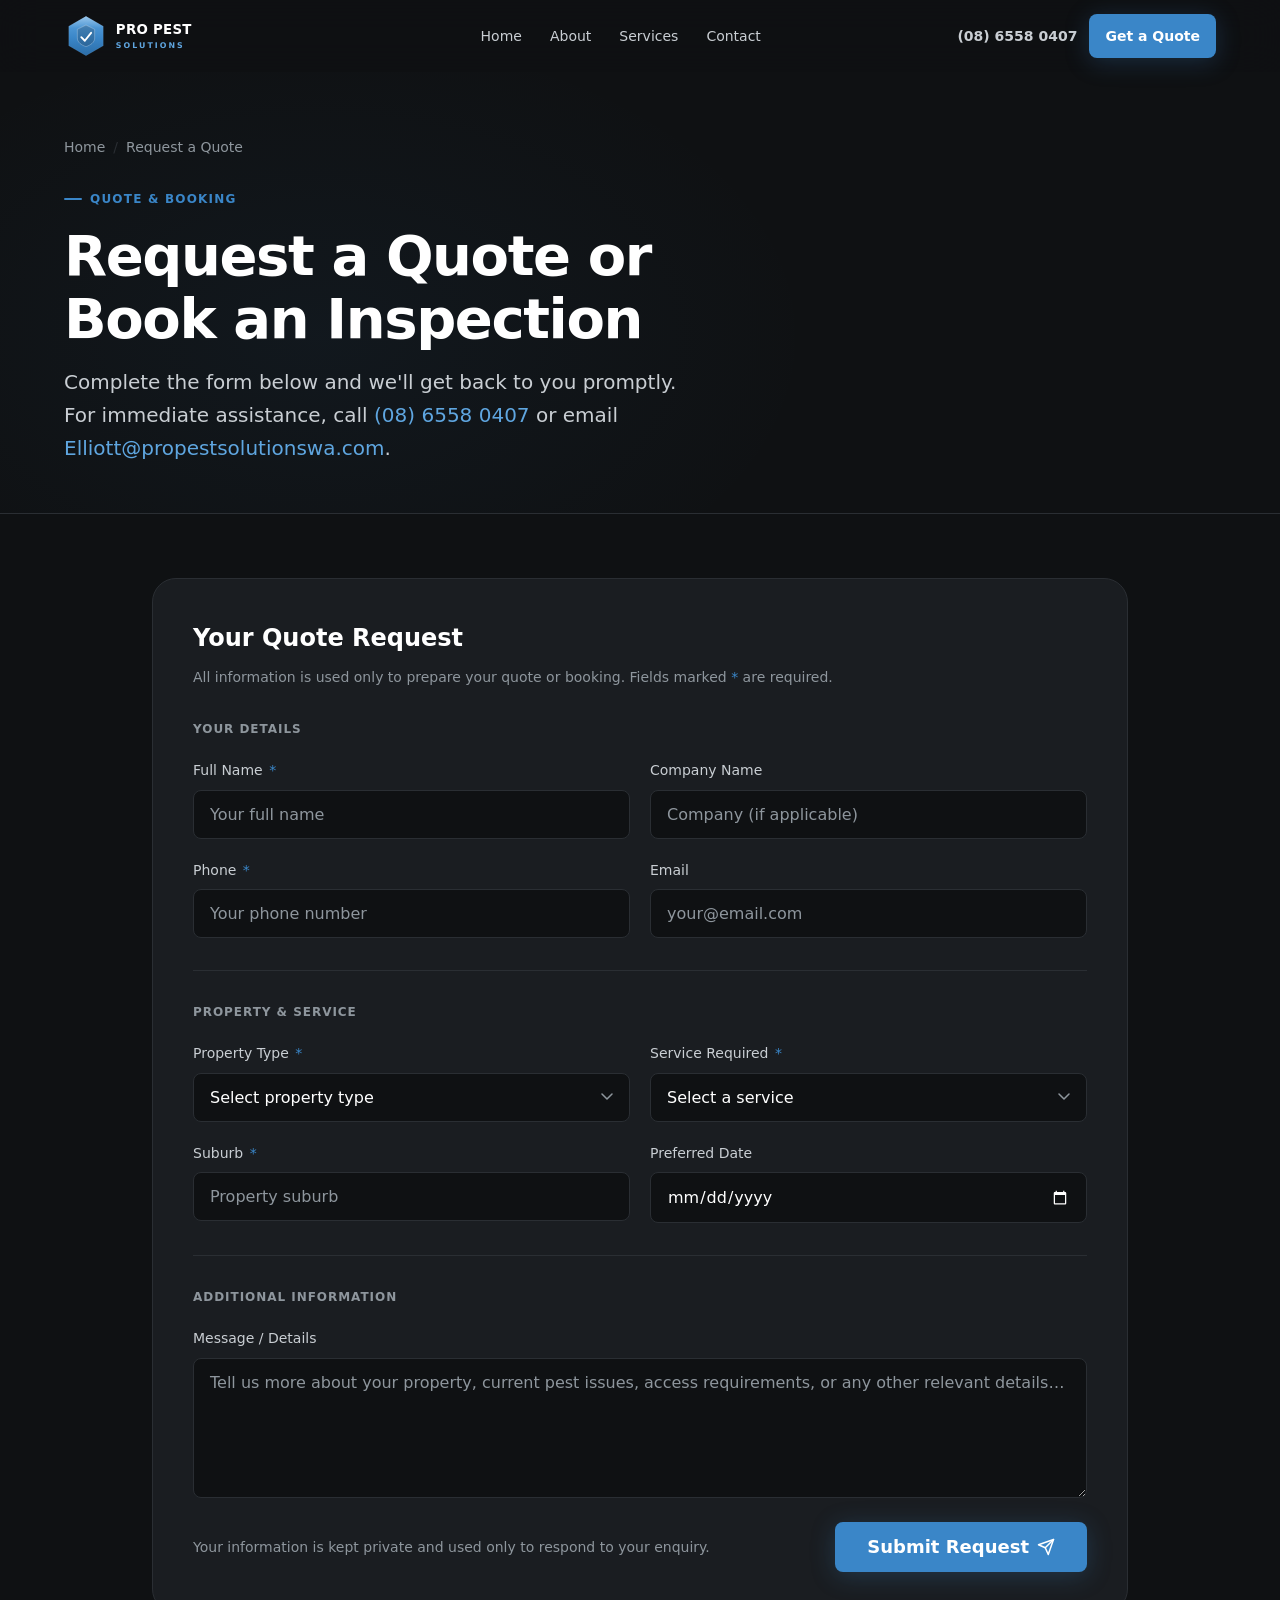
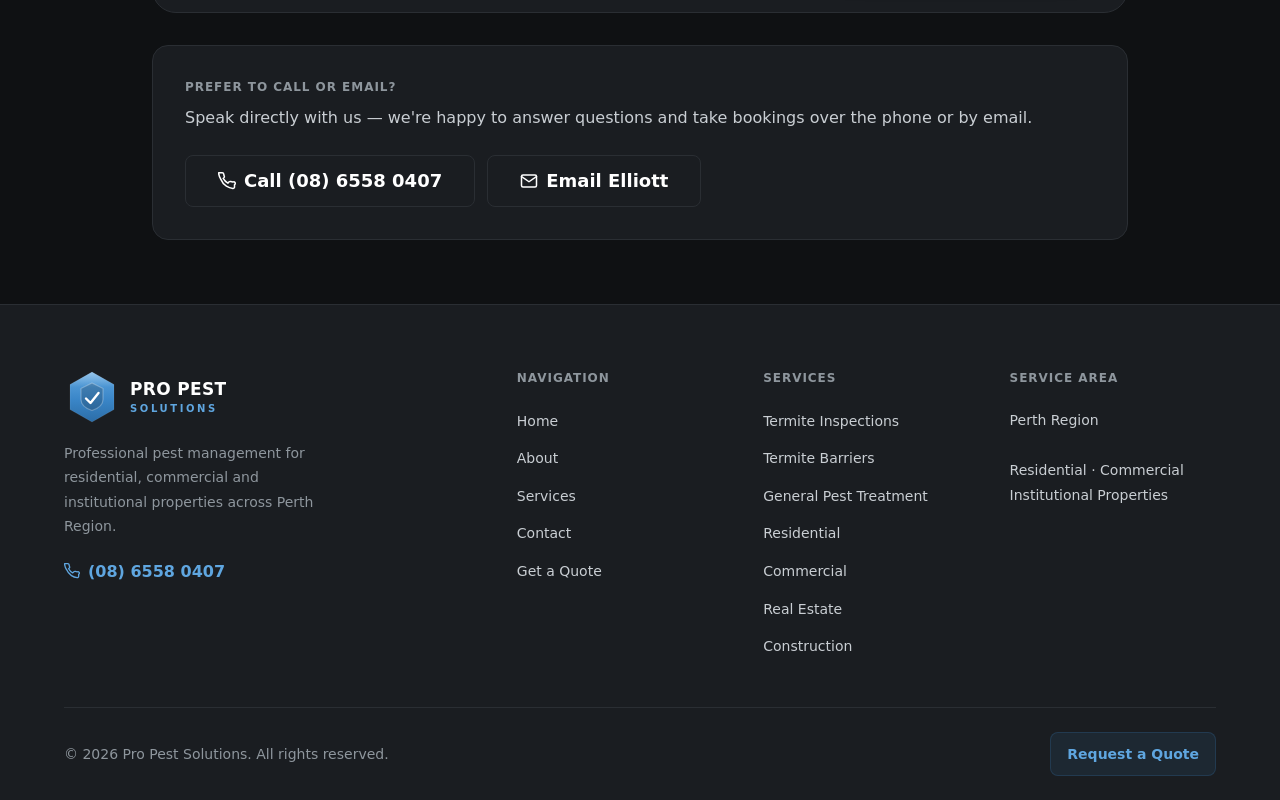
<file: booking.html>
<!DOCTYPE html>
<html lang="en">
<head>
  <meta charset="UTF-8">
  <meta name="viewport" content="width=device-width, initial-scale=1.0">
  <title>Request a Quote — Pro Pest Solutions | Perth Pest Management</title>
  <meta name="description" content="Request a pest management quote or book an inspection with Pro Pest Solutions. Serving residential, commercial and institutional properties across Perth Region.">
  <meta name="robots" content="index, follow">
  <link rel="canonical" href="https://propestsolutionswa.com/booking.html">
  <meta property="og:title" content="Request a Quote — Pro Pest Solutions">
  <meta property="og:description" content="Book a termite inspection or request a quote for pest management services across Perth Region.">
  <meta property="og:type" content="website">
  <link rel="icon" type="image/svg+xml" href="assets/img/favicon.svg">
  <link rel="stylesheet" href="assets/css/styles.css">
</head>
<body>

  <a href="#main-content" class="skip-link">Skip to main content</a>

  <!-- HEADER -->
  <header class="site-header" id="site-header">
    <div class="container">
      <nav class="nav" aria-label="Main navigation">
        <a href="index.html" class="nav-logo" aria-label="Pro Pest Solutions – Home">
          <svg class="site-logo" xmlns="http://www.w3.org/2000/svg" viewBox="0 0 280 56" role="img" aria-label="Pro Pest Solutions">
            <defs>
              <linearGradient id="ppsMark-h-booking" x1="0.5" y1="0" x2="0.5" y2="1">
                <stop offset="0%"   stop-color="#5FA6E0"/>
                <stop offset="55%"  stop-color="#3A86C8"/>
                <stop offset="100%" stop-color="#2C6DA7"/>
              </linearGradient>
              <linearGradient id="ppsGloss-h-booking" x1="0.5" y1="0" x2="0.5" y2="1">
                <stop offset="0%"  stop-color="#FFFFFF" stop-opacity="0.35"/>
                <stop offset="60%" stop-color="#FFFFFF" stop-opacity="0"/>
              </linearGradient>
            </defs>
            <path d="M28 3 L50 15.5 L50 40.5 L28 53 L6 40.5 L6 15.5 Z" fill="url(#ppsMark-h-booking)" stroke="rgba(255,255,255,0.08)" stroke-width="1"/>
            <path d="M28 3 L50 15.5 L50 28 L6 28 L6 15.5 Z" fill="url(#ppsGloss-h-booking)"/>
            <path d="M28 14 L39 19.5 L39 30.5 C39 36 34 39.5 28 41.5 C22 39.5 17 36 17 30.5 L17 19.5 Z" fill="rgba(15,17,19,0.18)" stroke="rgba(255,255,255,0.28)" stroke-width="1.2" stroke-linejoin="round"/>
            <path d="M22 29.5 L26.5 34 L34.5 24" fill="none" stroke="#FFFFFF" stroke-width="2.4" stroke-linecap="round" stroke-linejoin="round"/>
            <text x="66" y="26" font-family="-apple-system, BlinkMacSystemFont, 'Segoe UI', system-ui, sans-serif" font-size="17" font-weight="800" letter-spacing="0.02em" fill="#FFFFFF">PRO PEST</text>
            <text x="66" y="43" font-family="-apple-system, BlinkMacSystemFont, 'Segoe UI', system-ui, sans-serif" font-size="10" font-weight="600" letter-spacing="0.26em" fill="#5FA6E0">SOLUTIONS</text>
          </svg>
        </a>
        <ul class="nav-links" role="list">
          <li><a href="index.html" class="nav-link">Home</a></li>
          <li><a href="about.html" class="nav-link">About</a></li>
          <li><a href="services.html" class="nav-link">Services</a></li>
          <li><a href="contact.html" class="nav-link">Contact</a></li>
        </ul>
        <div class="nav-actions">
          <a href="tel:0865580407" class="nav-phone">(08) 6558 0407</a>
          <a href="booking.html" class="btn btn--primary btn--sm" aria-current="page">Get a Quote</a>
        </div>
        <button class="nav-toggle" id="nav-toggle" aria-label="Open navigation menu" aria-expanded="false" aria-controls="mobile-menu">
          <span></span><span></span><span></span>
        </button>
      </nav>
    </div>
  </header>

  <div class="mobile-menu" id="mobile-menu" aria-hidden="true" aria-label="Mobile navigation">
    <a href="index.html" class="mobile-nav-link">Home</a>
    <a href="about.html" class="mobile-nav-link">About</a>
    <a href="services.html" class="mobile-nav-link">Services</a>
    <a href="contact.html" class="mobile-nav-link">Contact</a>
    <div class="mobile-menu-actions">
      <a href="tel:0865580407" class="btn btn--outline">
        <svg width="16" height="16" viewBox="0 0 24 24" fill="none" stroke="currentColor" stroke-width="2" stroke-linecap="round" stroke-linejoin="round" aria-hidden="true"><path d="M22 16.92v3a2 2 0 01-2.18 2 19.79 19.79 0 01-8.63-3.07A19.5 19.5 0 013.82 9.8a19.79 19.79 0 01-3.07-8.63A2 2 0 012.68 1h3a2 2 0 012 1.72 12.84 12.84 0 00.7 2.81 2 2 0 01-.45 2.11L6.91 8.64a16 16 0 006.21 6.21l1.73-1.73a2 2 0 012.11-.45 12.84 12.84 0 002.81.7A2 2 0 0122 16.92z"/></svg>
        (08) 6558 0407
      </a>
      <a href="booking.html" class="btn btn--primary">Request a Quote</a>
    </div>
  </div>

  <!-- MAIN -->
  <main id="main-content" class="page-main">

    <!-- PAGE HERO -->
    <section class="page-hero">
      <div class="container">
        <div class="page-hero-inner">
          <nav class="breadcrumb" aria-label="Breadcrumb">
            <a href="index.html">Home</a>
            <span class="sep" aria-hidden="true">/</span>
            <span class="current" aria-current="page">Request a Quote</span>
          </nav>
          <div class="section-eyebrow">Quote &amp; Booking</div>
          <h1 class="page-title">Request a Quote or<br>Book an Inspection</h1>
          <p class="page-subtitle">Complete the form below and we'll get back to you promptly. For immediate assistance, call <a href="tel:0865580407" style="color: var(--pps-blue-highlight);">(08) 6558 0407</a> or email <a href="mailto:Elliott@propestsolutionswa.com?subject=Quote%20Request%20%E2%80%94%20Pro%20Pest%20Solutions" style="color: var(--pps-blue-highlight);">Elliott@propestsolutionswa.com</a>.</p>
        </div>
      </div>
    </section>

    <!-- FORM SECTION -->
    <section class="section" aria-labelledby="booking-form-heading">
      <div class="container container--lg">

        <div class="split" style="gap: var(--sp-10); align-items: start;">

          <!-- Form -->
          <div style="grid-column: 1 / -1;">
            <div class="form-wrap">
              <h2 style="font-size: var(--text-2xl); font-weight: var(--fw-bold); color: var(--pps-text-primary); margin-bottom: var(--sp-2);" id="booking-form-heading">Your Quote Request</h2>
              <p style="font-size: var(--text-sm); color: var(--pps-text-muted); margin-bottom: var(--sp-8);">All information is used only to prepare your quote or booking. Fields marked <span style="color: var(--pps-blue-primary);">*</span> are required.</p>

              <!--
                FORM ENDPOINT:
                Submissions POST to FormSubmit.co, which forwards them to
                Elliott@propestsolutionswa.com with the subject "New Enquiry".
                FormSubmit requires a one-time activation: the FIRST submission
                triggers a confirmation email to Elliott — he must click the
                link inside before any further submissions are delivered.
                See https://formsubmit.co for docs.
              -->
              <form
                action="https://formsubmit.co/Elliott@propestsolutionswa.com"
                method="POST"
                data-form="booking"
                novalidate
                aria-label="Quote and booking request form"
              >
                <input type="hidden" name="_subject" value="New Enquiry">
                <input type="hidden" name="_template" value="table">
                <input type="hidden" name="_captcha" value="false">
                <input type="hidden" name="_next" value="https://propestsolutionswa.com/thank-you.html">

                <!-- SECTION: Your Details -->
                <fieldset style="border: none; margin-bottom: var(--sp-8);">
                  <legend style="font-size: var(--text-xs); font-weight: var(--fw-semibold); letter-spacing: 0.08em; text-transform: uppercase; color: var(--pps-text-muted); margin-bottom: var(--sp-5); display: block;">Your Details</legend>
                  <div class="form-grid">

                    <div class="form-group">
                      <label class="form-label" for="b-name">
                        Full Name <span class="req" aria-hidden="true">*</span>
                      </label>
                      <input
                        class="form-input"
                        type="text"
                        id="b-name"
                        name="name"
                        placeholder="Your full name"
                        required
                        autocomplete="name"
                      >
                    </div>

                    <div class="form-group">
                      <label class="form-label" for="b-company">Company Name</label>
                      <input
                        class="form-input"
                        type="text"
                        id="b-company"
                        name="company"
                        placeholder="Company (if applicable)"
                        autocomplete="organization"
                      >
                    </div>

                    <div class="form-group">
                      <label class="form-label" for="b-phone">
                        Phone <span class="req" aria-hidden="true">*</span>
                      </label>
                      <input
                        class="form-input"
                        type="tel"
                        id="b-phone"
                        name="phone"
                        placeholder="Your phone number"
                        required
                        autocomplete="tel"
                      >
                    </div>

                    <div class="form-group">
                      <label class="form-label" for="b-email">Email</label>
                      <input
                        class="form-input"
                        type="email"
                        id="b-email"
                        name="email"
                        placeholder="your@email.com"
                        autocomplete="email"
                      >
                    </div>

                  </div>
                </fieldset>

                <!-- Divider -->
                <div class="divider" style="margin-block: 0 var(--sp-8);"></div>

                <!-- SECTION: Property & Service -->
                <fieldset style="border: none; margin-bottom: var(--sp-8);">
                  <legend style="font-size: var(--text-xs); font-weight: var(--fw-semibold); letter-spacing: 0.08em; text-transform: uppercase; color: var(--pps-text-muted); margin-bottom: var(--sp-5); display: block;">Property &amp; Service</legend>
                  <div class="form-grid">

                    <div class="form-group">
                      <label class="form-label" for="b-property-type">
                        Property Type <span class="req" aria-hidden="true">*</span>
                      </label>
                      <select class="form-select" id="b-property-type" name="property_type" required>
                        <option value="" disabled selected>Select property type</option>
                        <option value="residential-house">Residential — House</option>
                        <option value="residential-unit">Residential — Unit / Apartment</option>
                        <option value="commercial-office">Commercial — Office</option>
                        <option value="commercial-retail">Commercial — Retail</option>
                        <option value="commercial-warehouse">Commercial — Warehouse / Industrial</option>
                        <option value="commercial-hospitality">Commercial — Hospitality</option>
                        <option value="real-estate">Real Estate / Investment Property</option>
                        <option value="construction">Construction / Development Site</option>
                        <option value="institutional">Institutional / Other</option>
                      </select>
                    </div>

                    <div class="form-group">
                      <label class="form-label" for="b-service">
                        Service Required <span class="req" aria-hidden="true">*</span>
                      </label>
                      <select class="form-select" id="b-service" name="service_required" required>
                        <option value="" disabled selected>Select a service</option>
                        <option value="termite-inspection">Termite Inspection</option>
                        <option value="termite-barrier">Termite Barrier Installation</option>
                        <option value="termite-treatment">Termite Treatment</option>
                        <option value="general-pest">General Pest Treatment</option>
                        <option value="residential-pest">Residential Pest Management</option>
                        <option value="commercial-pest">Commercial Pest Management</option>
                        <option value="real-estate-inspection">Real Estate Pest Inspection</option>
                        <option value="construction-protection">Construction Pest Protection</option>
                        <option value="not-sure">Not Sure — Please Advise</option>
                      </select>
                    </div>

                    <div class="form-group">
                      <label class="form-label" for="b-suburb">
                        Suburb <span class="req" aria-hidden="true">*</span>
                      </label>
                      <input
                        class="form-input"
                        type="text"
                        id="b-suburb"
                        name="suburb"
                        placeholder="Property suburb"
                        required
                      >
                    </div>

                    <div class="form-group">
                      <label class="form-label" for="b-date">Preferred Date</label>
                      <input
                        class="form-input"
                        type="date"
                        id="b-date"
                        name="preferred_date"
                        style="color-scheme: dark;"
                      >
                    </div>

                  </div>
                </fieldset>

                <!-- Divider -->
                <div class="divider" style="margin-block: 0 var(--sp-8);"></div>

                <!-- SECTION: Message -->
                <fieldset style="border: none; margin-bottom: var(--sp-6);">
                  <legend style="font-size: var(--text-xs); font-weight: var(--fw-semibold); letter-spacing: 0.08em; text-transform: uppercase; color: var(--pps-text-muted); margin-bottom: var(--sp-5); display: block;">Additional Information</legend>
                  <div class="form-group">
                    <label class="form-label" for="b-message">Message / Details</label>
                    <textarea
                      class="form-textarea"
                      id="b-message"
                      name="message"
                      placeholder="Tell us more about your property, current pest issues, access requirements, or any other relevant details…"
                      style="min-height: 140px;"
                    ></textarea>
                  </div>
                </fieldset>

                <div class="form-footer">
                  <p class="form-note">Your information is kept private and used only to respond to your enquiry.</p>
                  <button type="submit" class="btn btn--primary btn--lg">
                    Submit Request
                    <svg width="18" height="18" viewBox="0 0 24 24" fill="none" stroke="currentColor" stroke-width="2" stroke-linecap="round" stroke-linejoin="round" aria-hidden="true"><line x1="22" y1="2" x2="11" y2="13"/><polygon points="22 2 15 22 11 13 2 9 22 2"/></svg>
                  </button>
                </div>

              </form>
            </div>
          </div>

        </div>

        <!-- Prefer to call or email panel -->
        <div style="margin-top: var(--sp-8); background: var(--pps-bg-panel); border: 1px solid var(--pps-border); border-radius: var(--r-xl); padding: var(--sp-8); display: flex; flex-wrap: wrap; align-items: center; justify-content: space-between; gap: var(--sp-6);">
          <div>
            <p style="font-size: var(--text-xs); font-weight: var(--fw-semibold); letter-spacing: 0.08em; text-transform: uppercase; color: var(--pps-text-muted); margin-bottom: var(--sp-2);">Prefer to call or email?</p>
            <p style="font-size: var(--text-base); color: var(--pps-text-secondary);">Speak directly with us — we're happy to answer questions and take bookings over the phone or by email.</p>
          </div>
          <div style="display: flex; flex-wrap: wrap; gap: var(--sp-3);">
            <a href="tel:0865580407" class="btn btn--outline btn--lg">
              <svg width="18" height="18" viewBox="0 0 24 24" fill="none" stroke="currentColor" stroke-width="2" stroke-linecap="round" stroke-linejoin="round" aria-hidden="true"><path d="M22 16.92v3a2 2 0 01-2.18 2 19.79 19.79 0 01-8.63-3.07A19.5 19.5 0 013.82 9.8a19.79 19.79 0 01-3.07-8.63A2 2 0 012.68 1h3a2 2 0 012 1.72 12.84 12.84 0 00.7 2.81 2 2 0 01-.45 2.11L6.91 8.64a16 16 0 006.21 6.21l1.73-1.73a2 2 0 012.11-.45 12.84 12.84 0 002.81.7A2 2 0 0122 16.92z"/></svg>
              Call (08) 6558 0407
            </a>
            <a href="mailto:Elliott@propestsolutionswa.com?subject=Quote%20Request%20%E2%80%94%20Pro%20Pest%20Solutions" class="btn btn--outline btn--lg">
              <svg width="18" height="18" viewBox="0 0 24 24" fill="none" stroke="currentColor" stroke-width="2" stroke-linecap="round" stroke-linejoin="round" aria-hidden="true"><path d="M4 4h16c1.1 0 2 .9 2 2v12c0 1.1-.9 2-2 2H4c-1.1 0-2-.9-2-2V6c0-1.1.9-2 2-2z"/><polyline points="22,6 12,13 2,6"/></svg>
              Email Elliott
            </a>
          </div>
        </div>

      </div>
    </section>

  </main>

  <!-- FOOTER -->
  <footer class="site-footer">
    <div class="container">
      <div class="footer-grid">
        <div>
          <div class="footer-logo">
            <svg class="site-logo site-logo--footer" xmlns="http://www.w3.org/2000/svg" viewBox="0 0 280 56" role="img" aria-label="Pro Pest Solutions">
            <defs>
              <linearGradient id="ppsMark-f-booking" x1="0.5" y1="0" x2="0.5" y2="1">
                <stop offset="0%"   stop-color="#5FA6E0"/>
                <stop offset="55%"  stop-color="#3A86C8"/>
                <stop offset="100%" stop-color="#2C6DA7"/>
              </linearGradient>
              <linearGradient id="ppsGloss-f-booking" x1="0.5" y1="0" x2="0.5" y2="1">
                <stop offset="0%"  stop-color="#FFFFFF" stop-opacity="0.35"/>
                <stop offset="60%" stop-color="#FFFFFF" stop-opacity="0"/>
              </linearGradient>
            </defs>
            <path d="M28 3 L50 15.5 L50 40.5 L28 53 L6 40.5 L6 15.5 Z" fill="url(#ppsMark-f-booking)" stroke="rgba(255,255,255,0.08)" stroke-width="1"/>
            <path d="M28 3 L50 15.5 L50 28 L6 28 L6 15.5 Z" fill="url(#ppsGloss-f-booking)"/>
            <path d="M28 14 L39 19.5 L39 30.5 C39 36 34 39.5 28 41.5 C22 39.5 17 36 17 30.5 L17 19.5 Z" fill="rgba(15,17,19,0.18)" stroke="rgba(255,255,255,0.28)" stroke-width="1.2" stroke-linejoin="round"/>
            <path d="M22 29.5 L26.5 34 L34.5 24" fill="none" stroke="#FFFFFF" stroke-width="2.4" stroke-linecap="round" stroke-linejoin="round"/>
            <text x="66" y="26" font-family="-apple-system, BlinkMacSystemFont, 'Segoe UI', system-ui, sans-serif" font-size="17" font-weight="800" letter-spacing="0.02em" fill="#FFFFFF">PRO PEST</text>
            <text x="66" y="43" font-family="-apple-system, BlinkMacSystemFont, 'Segoe UI', system-ui, sans-serif" font-size="10" font-weight="600" letter-spacing="0.26em" fill="#5FA6E0">SOLUTIONS</text>
          </svg>
          </div>
          <p class="footer-tagline">Professional pest management for residential, commercial and institutional properties across Perth Region.</p>
          <a href="tel:0865580407" class="footer-phone-link">
            <svg width="16" height="16" viewBox="0 0 24 24" fill="none" stroke="currentColor" stroke-width="2" stroke-linecap="round" stroke-linejoin="round" aria-hidden="true"><path d="M22 16.92v3a2 2 0 01-2.18 2 19.79 19.79 0 01-8.63-3.07A19.5 19.5 0 013.82 9.8a19.79 19.79 0 01-3.07-8.63A2 2 0 012.68 1h3a2 2 0 012 1.72 12.84 12.84 0 00.7 2.81 2 2 0 01-.45 2.11L6.91 8.64a16 16 0 006.21 6.21l1.73-1.73a2 2 0 012.11-.45 12.84 12.84 0 002.81.7A2 2 0 0122 16.92z"/></svg>
            (08) 6558 0407
          </a>
        </div>
        <div>
          <h3 class="footer-col-title">Navigation</h3>
          <ul class="footer-links" role="list">
            <li><a href="index.html" class="footer-link">Home</a></li>
            <li><a href="about.html" class="footer-link">About</a></li>
            <li><a href="services.html" class="footer-link">Services</a></li>
            <li><a href="contact.html" class="footer-link">Contact</a></li>
            <li><a href="booking.html" class="footer-link">Get a Quote</a></li>
          </ul>
        </div>
        <div>
          <h3 class="footer-col-title">Services</h3>
          <ul class="footer-links" role="list">
            <li><a href="services.html" class="footer-link">Termite Inspections</a></li>
            <li><a href="services.html" class="footer-link">Termite Barriers</a></li>
            <li><a href="services.html" class="footer-link">General Pest Treatment</a></li>
            <li><a href="services.html" class="footer-link">Residential</a></li>
            <li><a href="services.html" class="footer-link">Commercial</a></li>
            <li><a href="services.html" class="footer-link">Real Estate</a></li>
            <li><a href="services.html" class="footer-link">Construction</a></li>
          </ul>
        </div>
        <div>
          <h3 class="footer-col-title">Service Area</h3>
          <p class="footer-area-text">Perth Region<br><br>Residential · Commercial<br>Institutional Properties</p>
        </div>
      </div>
      <div class="footer-bottom">
        <span class="footer-copyright">&copy; <span data-year></span> Pro Pest Solutions. All rights reserved.</span>
        <a href="booking.html" class="btn btn--ghost btn--sm">Request a Quote</a>
      </div>
    </div>
  </footer>

  <script src="assets/js/main.js"></script>
</body>
</html>
</file>
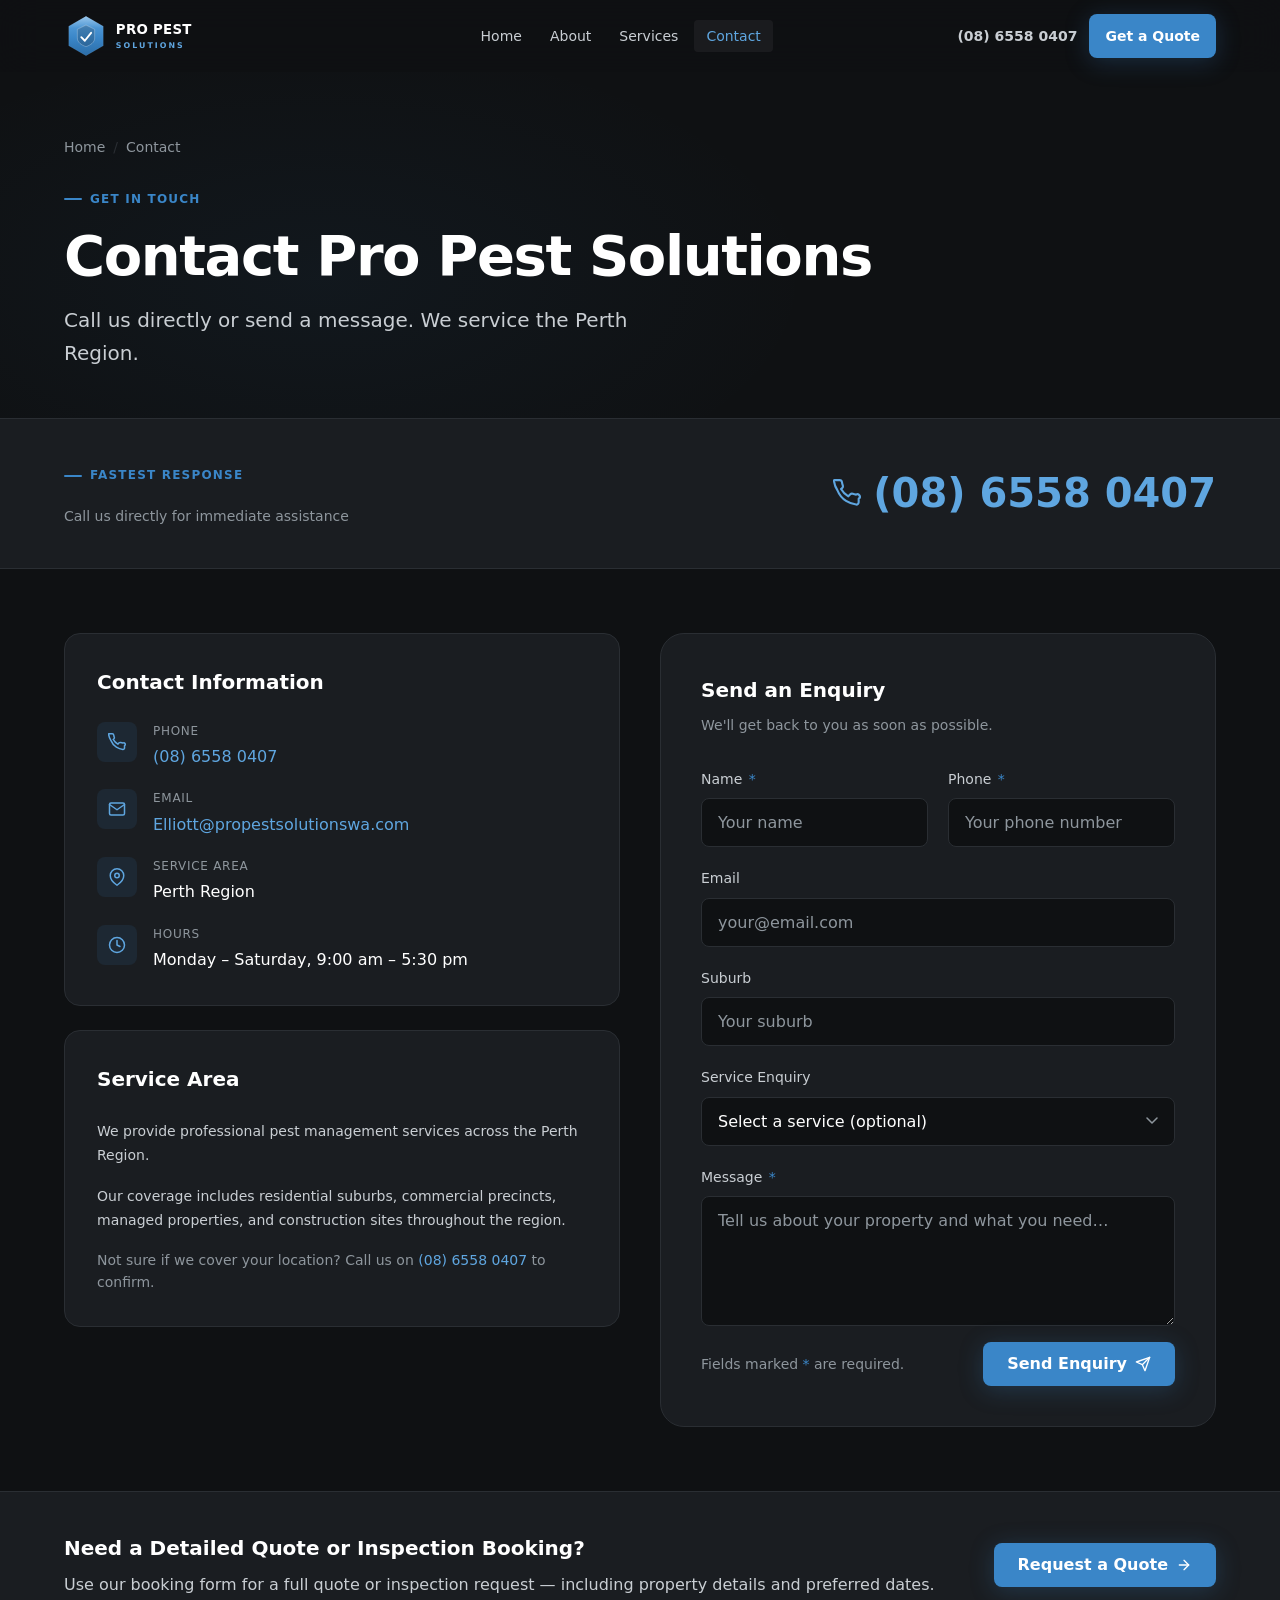
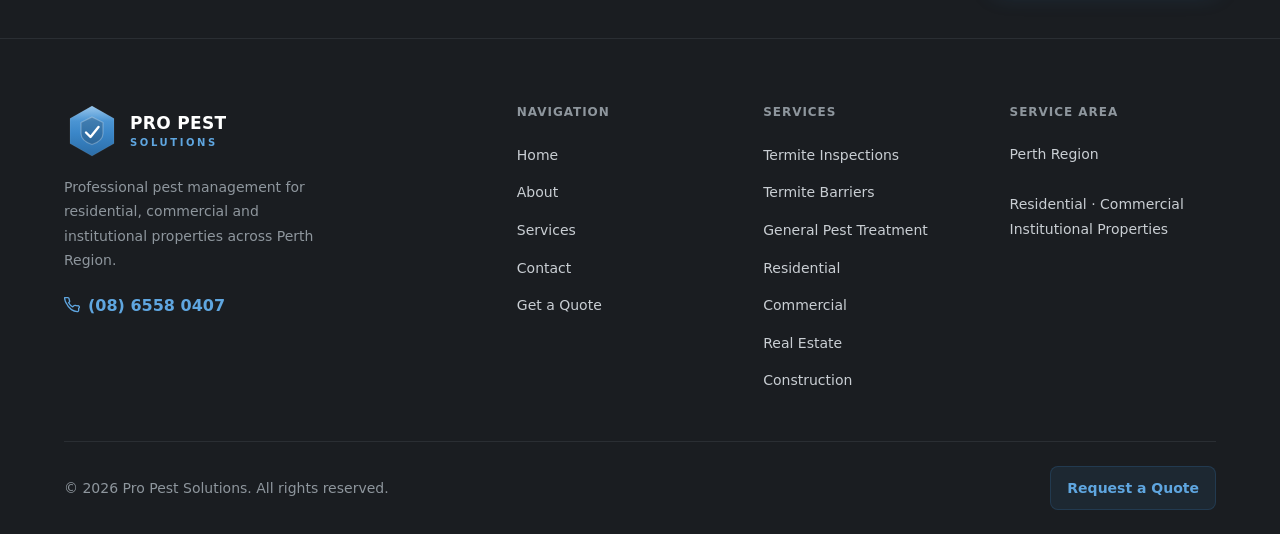
<file: contact.html>
<!DOCTYPE html>
<html lang="en">
<head>
  <meta charset="UTF-8">
  <meta name="viewport" content="width=device-width, initial-scale=1.0">
  <title>Contact — Pro Pest Solutions | Perth Pest Management</title>
  <meta name="description" content="Contact Pro Pest Solutions — professional pest management across Perth Region. Call (08) 6558 0407 or send us a message for termite inspections, barriers, and pest treatments.">
  <meta name="robots" content="index, follow">
  <link rel="canonical" href="https://propestsolutionswa.com/contact.html">
  <meta property="og:title" content="Contact Pro Pest Solutions — Perth">
  <meta property="og:description" content="Call (08) 6558 0407 or enquire online. Serving the Perth Region.">
  <meta property="og:type" content="website">
  <link rel="icon" type="image/svg+xml" href="assets/img/favicon.svg">
  <link rel="stylesheet" href="assets/css/styles.css">
</head>
<body>

  <a href="#main-content" class="skip-link">Skip to main content</a>

  <!-- HEADER -->
  <header class="site-header" id="site-header">
    <div class="container">
      <nav class="nav" aria-label="Main navigation">
        <a href="index.html" class="nav-logo" aria-label="Pro Pest Solutions – Home">
          <svg class="site-logo" xmlns="http://www.w3.org/2000/svg" viewBox="0 0 280 56" role="img" aria-label="Pro Pest Solutions">
            <defs>
              <linearGradient id="ppsMark-h-contact" x1="0.5" y1="0" x2="0.5" y2="1">
                <stop offset="0%"   stop-color="#5FA6E0"/>
                <stop offset="55%"  stop-color="#3A86C8"/>
                <stop offset="100%" stop-color="#2C6DA7"/>
              </linearGradient>
              <linearGradient id="ppsGloss-h-contact" x1="0.5" y1="0" x2="0.5" y2="1">
                <stop offset="0%"  stop-color="#FFFFFF" stop-opacity="0.35"/>
                <stop offset="60%" stop-color="#FFFFFF" stop-opacity="0"/>
              </linearGradient>
            </defs>
            <path d="M28 3 L50 15.5 L50 40.5 L28 53 L6 40.5 L6 15.5 Z" fill="url(#ppsMark-h-contact)" stroke="rgba(255,255,255,0.08)" stroke-width="1"/>
            <path d="M28 3 L50 15.5 L50 28 L6 28 L6 15.5 Z" fill="url(#ppsGloss-h-contact)"/>
            <path d="M28 14 L39 19.5 L39 30.5 C39 36 34 39.5 28 41.5 C22 39.5 17 36 17 30.5 L17 19.5 Z" fill="rgba(15,17,19,0.18)" stroke="rgba(255,255,255,0.28)" stroke-width="1.2" stroke-linejoin="round"/>
            <path d="M22 29.5 L26.5 34 L34.5 24" fill="none" stroke="#FFFFFF" stroke-width="2.4" stroke-linecap="round" stroke-linejoin="round"/>
            <text x="66" y="26" font-family="-apple-system, BlinkMacSystemFont, 'Segoe UI', system-ui, sans-serif" font-size="17" font-weight="800" letter-spacing="0.02em" fill="#FFFFFF">PRO PEST</text>
            <text x="66" y="43" font-family="-apple-system, BlinkMacSystemFont, 'Segoe UI', system-ui, sans-serif" font-size="10" font-weight="600" letter-spacing="0.26em" fill="#5FA6E0">SOLUTIONS</text>
          </svg>
        </a>
        <ul class="nav-links" role="list">
          <li><a href="index.html" class="nav-link">Home</a></li>
          <li><a href="about.html" class="nav-link">About</a></li>
          <li><a href="services.html" class="nav-link">Services</a></li>
          <li><a href="contact.html" class="nav-link" aria-current="page">Contact</a></li>
        </ul>
        <div class="nav-actions">
          <a href="tel:0865580407" class="nav-phone">(08) 6558 0407</a>
          <a href="booking.html" class="btn btn--primary btn--sm">Get a Quote</a>
        </div>
        <button class="nav-toggle" id="nav-toggle" aria-label="Open navigation menu" aria-expanded="false" aria-controls="mobile-menu">
          <span></span><span></span><span></span>
        </button>
      </nav>
    </div>
  </header>

  <div class="mobile-menu" id="mobile-menu" aria-hidden="true" aria-label="Mobile navigation">
    <a href="index.html" class="mobile-nav-link">Home</a>
    <a href="about.html" class="mobile-nav-link">About</a>
    <a href="services.html" class="mobile-nav-link">Services</a>
    <a href="contact.html" class="mobile-nav-link" aria-current="page">Contact</a>
    <div class="mobile-menu-actions">
      <a href="tel:0865580407" class="btn btn--outline">
        <svg width="16" height="16" viewBox="0 0 24 24" fill="none" stroke="currentColor" stroke-width="2" stroke-linecap="round" stroke-linejoin="round" aria-hidden="true"><path d="M22 16.92v3a2 2 0 01-2.18 2 19.79 19.79 0 01-8.63-3.07A19.5 19.5 0 013.82 9.8a19.79 19.79 0 01-3.07-8.63A2 2 0 012.68 1h3a2 2 0 012 1.72 12.84 12.84 0 00.7 2.81 2 2 0 01-.45 2.11L6.91 8.64a16 16 0 006.21 6.21l1.73-1.73a2 2 0 012.11-.45 12.84 12.84 0 002.81.7A2 2 0 0122 16.92z"/></svg>
        (08) 6558 0407
      </a>
      <a href="booking.html" class="btn btn--primary">Request a Quote</a>
    </div>
  </div>

  <!-- MAIN -->
  <main id="main-content" class="page-main">

    <!-- PAGE HERO -->
    <section class="page-hero">
      <div class="container">
        <div class="page-hero-inner">
          <nav class="breadcrumb" aria-label="Breadcrumb">
            <a href="index.html">Home</a>
            <span class="sep" aria-hidden="true">/</span>
            <span class="current" aria-current="page">Contact</span>
          </nav>
          <div class="section-eyebrow">Get in Touch</div>
          <h1 class="page-title">Contact Pro Pest Solutions</h1>
          <p class="page-subtitle">Call us directly or send a message. We service the Perth Region.</p>
        </div>
      </div>
    </section>

    <!-- PHONE CTA -->
    <section class="section section--sm" style="background: var(--pps-bg-panel); border-bottom: 1px solid var(--pps-border);" aria-labelledby="phone-cta-heading">
      <div class="container">
        <div style="display: flex; flex-wrap: wrap; align-items: center; justify-content: space-between; gap: var(--sp-6);">
          <div>
            <h2 class="section-eyebrow" id="phone-cta-heading">Fastest Response</h2>
            <p style="font-size: var(--text-sm); color: var(--pps-text-muted); margin-top: var(--sp-1);">Call us directly for immediate assistance</p>
          </div>
          <a href="tel:0865580407" class="phone-display" aria-label="Call Pro Pest Solutions on (08) 6558 0407">
            <svg width="28" height="28" viewBox="0 0 24 24" fill="none" stroke="currentColor" stroke-width="1.8" stroke-linecap="round" stroke-linejoin="round" aria-hidden="true"><path d="M22 16.92v3a2 2 0 01-2.18 2 19.79 19.79 0 01-8.63-3.07A19.5 19.5 0 013.82 9.8a19.79 19.79 0 01-3.07-8.63A2 2 0 012.68 1h3a2 2 0 012 1.72 12.84 12.84 0 00.7 2.81 2 2 0 01-.45 2.11L6.91 8.64a16 16 0 006.21 6.21l1.73-1.73a2 2 0 012.11-.45 12.84 12.84 0 002.81.7A2 2 0 0122 16.92z"/></svg>
            (08) 6558 0407
          </a>
        </div>
      </div>
    </section>

    <!-- CONTACT SPLIT -->
    <section class="section" aria-labelledby="contact-section-heading">
      <div class="container">
        <h2 class="sr-only" id="contact-section-heading">Contact information and enquiry form</h2>

        <div class="split" style="gap: var(--sp-10);">

          <!-- Info panel -->
          <div>
            <div class="contact-info-card" style="margin-bottom: var(--sp-6);">
              <h3 class="contact-info-title">Contact Information</h3>
              <ul class="contact-info-list" role="list">

                <li class="contact-info-item">
                  <div class="contact-info-icon" aria-hidden="true">
                    <svg width="18" height="18" viewBox="0 0 24 24" fill="none" stroke="currentColor" stroke-width="2" stroke-linecap="round" stroke-linejoin="round"><path d="M22 16.92v3a2 2 0 01-2.18 2 19.79 19.79 0 01-8.63-3.07A19.5 19.5 0 013.82 9.8a19.79 19.79 0 01-3.07-8.63A2 2 0 012.68 1h3a2 2 0 012 1.72 12.84 12.84 0 00.7 2.81 2 2 0 01-.45 2.11L6.91 8.64a16 16 0 006.21 6.21l1.73-1.73a2 2 0 012.11-.45 12.84 12.84 0 002.81.7A2 2 0 0122 16.92z"/></svg>
                  </div>
                  <div>
                    <p class="contact-info-label">Phone</p>
                    <a href="tel:0865580407" class="contact-info-value" style="color: var(--pps-blue-highlight); transition: color 140ms ease;">(08) 6558 0407</a>
                  </div>
                </li>

                <li class="contact-info-item">
                  <div class="contact-info-icon" aria-hidden="true">
                    <svg width="18" height="18" viewBox="0 0 24 24" fill="none" stroke="currentColor" stroke-width="2" stroke-linecap="round" stroke-linejoin="round"><path d="M4 4h16c1.1 0 2 .9 2 2v12c0 1.1-.9 2-2 2H4c-1.1 0-2-.9-2-2V6c0-1.1.9-2 2-2z"/><polyline points="22,6 12,13 2,6"/></svg>
                  </div>
                  <div>
                    <p class="contact-info-label">Email</p>
                    <a href="mailto:Elliott@propestsolutionswa.com?subject=Enquiry%20%E2%80%94%20Pro%20Pest%20Solutions" class="contact-info-value" style="color: var(--pps-blue-highlight); transition: color 140ms ease;">Elliott@propestsolutionswa.com</a>
                  </div>
                </li>

                <li class="contact-info-item">
                  <div class="contact-info-icon" aria-hidden="true">
                    <svg width="18" height="18" viewBox="0 0 24 24" fill="none" stroke="currentColor" stroke-width="2" stroke-linecap="round" stroke-linejoin="round"><path d="M21 10c0 7-9 13-9 13S3 17 3 10a9 9 0 0118 0z"/><circle cx="12" cy="10" r="3"/></svg>
                  </div>
                  <div>
                    <p class="contact-info-label">Service Area</p>
                    <p class="contact-info-value">Perth Region</p>
                  </div>
                </li>

                <li class="contact-info-item">
                  <div class="contact-info-icon" aria-hidden="true">
                    <svg width="18" height="18" viewBox="0 0 24 24" fill="none" stroke="currentColor" stroke-width="2" stroke-linecap="round" stroke-linejoin="round"><circle cx="12" cy="12" r="10"/><polyline points="12 6 12 12 16 14"/></svg>
                  </div>
                  <div>
                    <p class="contact-info-label">Hours</p>
                    <p class="contact-info-value">Monday – Saturday, 9:00 am – 5:30 pm</p>
                  </div>
                </li>

              </ul>
            </div>

            <div class="contact-info-card">
              <h3 class="contact-info-title">Service Area</h3>
              <p style="font-size: var(--text-sm); color: var(--pps-text-secondary); line-height: 1.75; margin-bottom: var(--sp-4);">
                We provide professional pest management services across the Perth Region.
              </p>
              <p style="font-size: var(--text-sm); color: var(--pps-text-secondary); line-height: 1.75; margin-bottom: var(--sp-4);">
                Our coverage includes residential suburbs, commercial precincts, managed properties, and construction sites throughout the region.
              </p>
              <p style="font-size: var(--text-sm); color: var(--pps-text-muted);">
                Not sure if we cover your location? Call us on <a href="tel:0865580407" style="color: var(--pps-blue-highlight);">(08) 6558 0407</a> to confirm.
              </p>
            </div>
          </div>

          <!-- Contact form -->
          <div>
            <div class="form-wrap">
              <h3 style="font-size: var(--text-xl); font-weight: var(--fw-semibold); color: var(--pps-text-primary); margin-bottom: var(--sp-2);">Send an Enquiry</h3>
              <p style="font-size: var(--text-sm); color: var(--pps-text-muted); margin-bottom: var(--sp-8);">We'll get back to you as soon as possible.</p>

              <!--
                FORM ENDPOINT:
                Submissions POST to FormSubmit.co, which forwards them to
                Elliott@propestsolutionswa.com with the subject "New Enquiry".
                FormSubmit requires a one-time activation: the FIRST submission
                triggers a confirmation email to Elliott — he must click the
                link inside before any further submissions are delivered.
                See https://formsubmit.co for docs.
              -->
              <form
                action="https://formsubmit.co/Elliott@propestsolutionswa.com"
                method="POST"
                data-form="contact"
                novalidate
                aria-label="Contact enquiry form"
              >
                <input type="hidden" name="_subject" value="New Enquiry">
                <input type="hidden" name="_template" value="table">
                <input type="hidden" name="_captcha" value="false">
                <input type="hidden" name="_next" value="https://propestsolutionswa.com/thank-you.html">
                <div class="form-grid">

                  <div class="form-group">
                    <label class="form-label" for="contact-name">
                      Name <span class="req" aria-hidden="true">*</span>
                    </label>
                    <input
                      class="form-input"
                      type="text"
                      id="contact-name"
                      name="name"
                      placeholder="Your name"
                      required
                      autocomplete="name"
                    >
                  </div>

                  <div class="form-group">
                    <label class="form-label" for="contact-phone">
                      Phone <span class="req" aria-hidden="true">*</span>
                    </label>
                    <input
                      class="form-input"
                      type="tel"
                      id="contact-phone"
                      name="phone"
                      placeholder="Your phone number"
                      required
                      autocomplete="tel"
                    >
                  </div>

                  <div class="form-group form-group--full">
                    <label class="form-label" for="contact-email">Email</label>
                    <input
                      class="form-input"
                      type="email"
                      id="contact-email"
                      name="email"
                      placeholder="your@email.com"
                      autocomplete="email"
                    >
                  </div>

                  <div class="form-group form-group--full">
                    <label class="form-label" for="contact-suburb">Suburb</label>
                    <input
                      class="form-input"
                      type="text"
                      id="contact-suburb"
                      name="suburb"
                      placeholder="Your suburb"
                    >
                  </div>

                  <div class="form-group form-group--full">
                    <label class="form-label" for="contact-service">Service Enquiry</label>
                    <select class="form-select" id="contact-service" name="service">
                      <option value="" disabled selected>Select a service (optional)</option>
                      <option value="termite-inspection">Termite Inspection</option>
                      <option value="termite-barrier">Termite Barrier Installation</option>
                      <option value="general-pest">General Pest Treatment</option>
                      <option value="residential">Residential Pest Management</option>
                      <option value="commercial">Commercial Pest Management</option>
                      <option value="real-estate">Real Estate Pest Services</option>
                      <option value="construction">Construction Pest Management</option>
                      <option value="other">Other / Not Sure</option>
                    </select>
                  </div>

                  <div class="form-group form-group--full">
                    <label class="form-label" for="contact-message">
                      Message <span class="req" aria-hidden="true">*</span>
                    </label>
                    <textarea
                      class="form-textarea"
                      id="contact-message"
                      name="message"
                      placeholder="Tell us about your property and what you need…"
                      required
                    ></textarea>
                  </div>

                </div>

                <div class="form-footer">
                  <p class="form-note">Fields marked <span style="color: var(--pps-blue-primary);">*</span> are required.</p>
                  <button type="submit" class="btn btn--primary">
                    Send Enquiry
                    <svg width="16" height="16" viewBox="0 0 24 24" fill="none" stroke="currentColor" stroke-width="2" stroke-linecap="round" stroke-linejoin="round" aria-hidden="true"><line x1="22" y1="2" x2="11" y2="13"/><polygon points="22 2 15 22 11 13 2 9 22 2"/></svg>
                  </button>
                </div>

              </form>
            </div>
          </div>

        </div>
      </div>
    </section>

    <!-- BOOK A QUOTE PROMPT -->
    <section class="section section--sm" style="background: var(--pps-bg-panel); border-top: 1px solid var(--pps-border);" aria-labelledby="quote-prompt-heading">
      <div class="container">
        <div style="display: flex; flex-wrap: wrap; align-items: center; justify-content: space-between; gap: var(--sp-6);">
          <div>
            <h2 style="font-size: var(--text-xl); font-weight: var(--fw-semibold); color: var(--pps-text-primary); margin-bottom: var(--sp-2);" id="quote-prompt-heading">Need a Detailed Quote or Inspection Booking?</h2>
            <p style="font-size: var(--text-base); color: var(--pps-text-secondary);">Use our booking form for a full quote or inspection request — including property details and preferred dates.</p>
          </div>
          <a href="booking.html" class="btn btn--primary">
            Request a Quote
            <svg width="16" height="16" viewBox="0 0 24 24" fill="none" stroke="currentColor" stroke-width="2" stroke-linecap="round" stroke-linejoin="round" aria-hidden="true"><line x1="5" y1="12" x2="19" y2="12"/><polyline points="12 5 19 12 12 19"/></svg>
          </a>
        </div>
      </div>
    </section>

  </main>

  <!-- FOOTER -->
  <footer class="site-footer">
    <div class="container">
      <div class="footer-grid">
        <div>
          <div class="footer-logo">
            <svg class="site-logo site-logo--footer" xmlns="http://www.w3.org/2000/svg" viewBox="0 0 280 56" role="img" aria-label="Pro Pest Solutions">
            <defs>
              <linearGradient id="ppsMark-f-contact" x1="0.5" y1="0" x2="0.5" y2="1">
                <stop offset="0%"   stop-color="#5FA6E0"/>
                <stop offset="55%"  stop-color="#3A86C8"/>
                <stop offset="100%" stop-color="#2C6DA7"/>
              </linearGradient>
              <linearGradient id="ppsGloss-f-contact" x1="0.5" y1="0" x2="0.5" y2="1">
                <stop offset="0%"  stop-color="#FFFFFF" stop-opacity="0.35"/>
                <stop offset="60%" stop-color="#FFFFFF" stop-opacity="0"/>
              </linearGradient>
            </defs>
            <path d="M28 3 L50 15.5 L50 40.5 L28 53 L6 40.5 L6 15.5 Z" fill="url(#ppsMark-f-contact)" stroke="rgba(255,255,255,0.08)" stroke-width="1"/>
            <path d="M28 3 L50 15.5 L50 28 L6 28 L6 15.5 Z" fill="url(#ppsGloss-f-contact)"/>
            <path d="M28 14 L39 19.5 L39 30.5 C39 36 34 39.5 28 41.5 C22 39.5 17 36 17 30.5 L17 19.5 Z" fill="rgba(15,17,19,0.18)" stroke="rgba(255,255,255,0.28)" stroke-width="1.2" stroke-linejoin="round"/>
            <path d="M22 29.5 L26.5 34 L34.5 24" fill="none" stroke="#FFFFFF" stroke-width="2.4" stroke-linecap="round" stroke-linejoin="round"/>
            <text x="66" y="26" font-family="-apple-system, BlinkMacSystemFont, 'Segoe UI', system-ui, sans-serif" font-size="17" font-weight="800" letter-spacing="0.02em" fill="#FFFFFF">PRO PEST</text>
            <text x="66" y="43" font-family="-apple-system, BlinkMacSystemFont, 'Segoe UI', system-ui, sans-serif" font-size="10" font-weight="600" letter-spacing="0.26em" fill="#5FA6E0">SOLUTIONS</text>
          </svg>
          </div>
          <p class="footer-tagline">Professional pest management for residential, commercial and institutional properties across Perth Region.</p>
          <a href="tel:0865580407" class="footer-phone-link">
            <svg width="16" height="16" viewBox="0 0 24 24" fill="none" stroke="currentColor" stroke-width="2" stroke-linecap="round" stroke-linejoin="round" aria-hidden="true"><path d="M22 16.92v3a2 2 0 01-2.18 2 19.79 19.79 0 01-8.63-3.07A19.5 19.5 0 013.82 9.8a19.79 19.79 0 01-3.07-8.63A2 2 0 012.68 1h3a2 2 0 012 1.72 12.84 12.84 0 00.7 2.81 2 2 0 01-.45 2.11L6.91 8.64a16 16 0 006.21 6.21l1.73-1.73a2 2 0 012.11-.45 12.84 12.84 0 002.81.7A2 2 0 0122 16.92z"/></svg>
            (08) 6558 0407
          </a>
        </div>
        <div>
          <h3 class="footer-col-title">Navigation</h3>
          <ul class="footer-links" role="list">
            <li><a href="index.html" class="footer-link">Home</a></li>
            <li><a href="about.html" class="footer-link">About</a></li>
            <li><a href="services.html" class="footer-link">Services</a></li>
            <li><a href="contact.html" class="footer-link">Contact</a></li>
            <li><a href="booking.html" class="footer-link">Get a Quote</a></li>
          </ul>
        </div>
        <div>
          <h3 class="footer-col-title">Services</h3>
          <ul class="footer-links" role="list">
            <li><a href="services.html" class="footer-link">Termite Inspections</a></li>
            <li><a href="services.html" class="footer-link">Termite Barriers</a></li>
            <li><a href="services.html" class="footer-link">General Pest Treatment</a></li>
            <li><a href="services.html" class="footer-link">Residential</a></li>
            <li><a href="services.html" class="footer-link">Commercial</a></li>
            <li><a href="services.html" class="footer-link">Real Estate</a></li>
            <li><a href="services.html" class="footer-link">Construction</a></li>
          </ul>
        </div>
        <div>
          <h3 class="footer-col-title">Service Area</h3>
          <p class="footer-area-text">Perth Region<br><br>Residential · Commercial<br>Institutional Properties</p>
        </div>
      </div>
      <div class="footer-bottom">
        <span class="footer-copyright">&copy; <span data-year></span> Pro Pest Solutions. All rights reserved.</span>
        <a href="booking.html" class="btn btn--ghost btn--sm">Request a Quote</a>
      </div>
    </div>
  </footer>

  <script src="assets/js/main.js"></script>
</body>
</html>
</file>
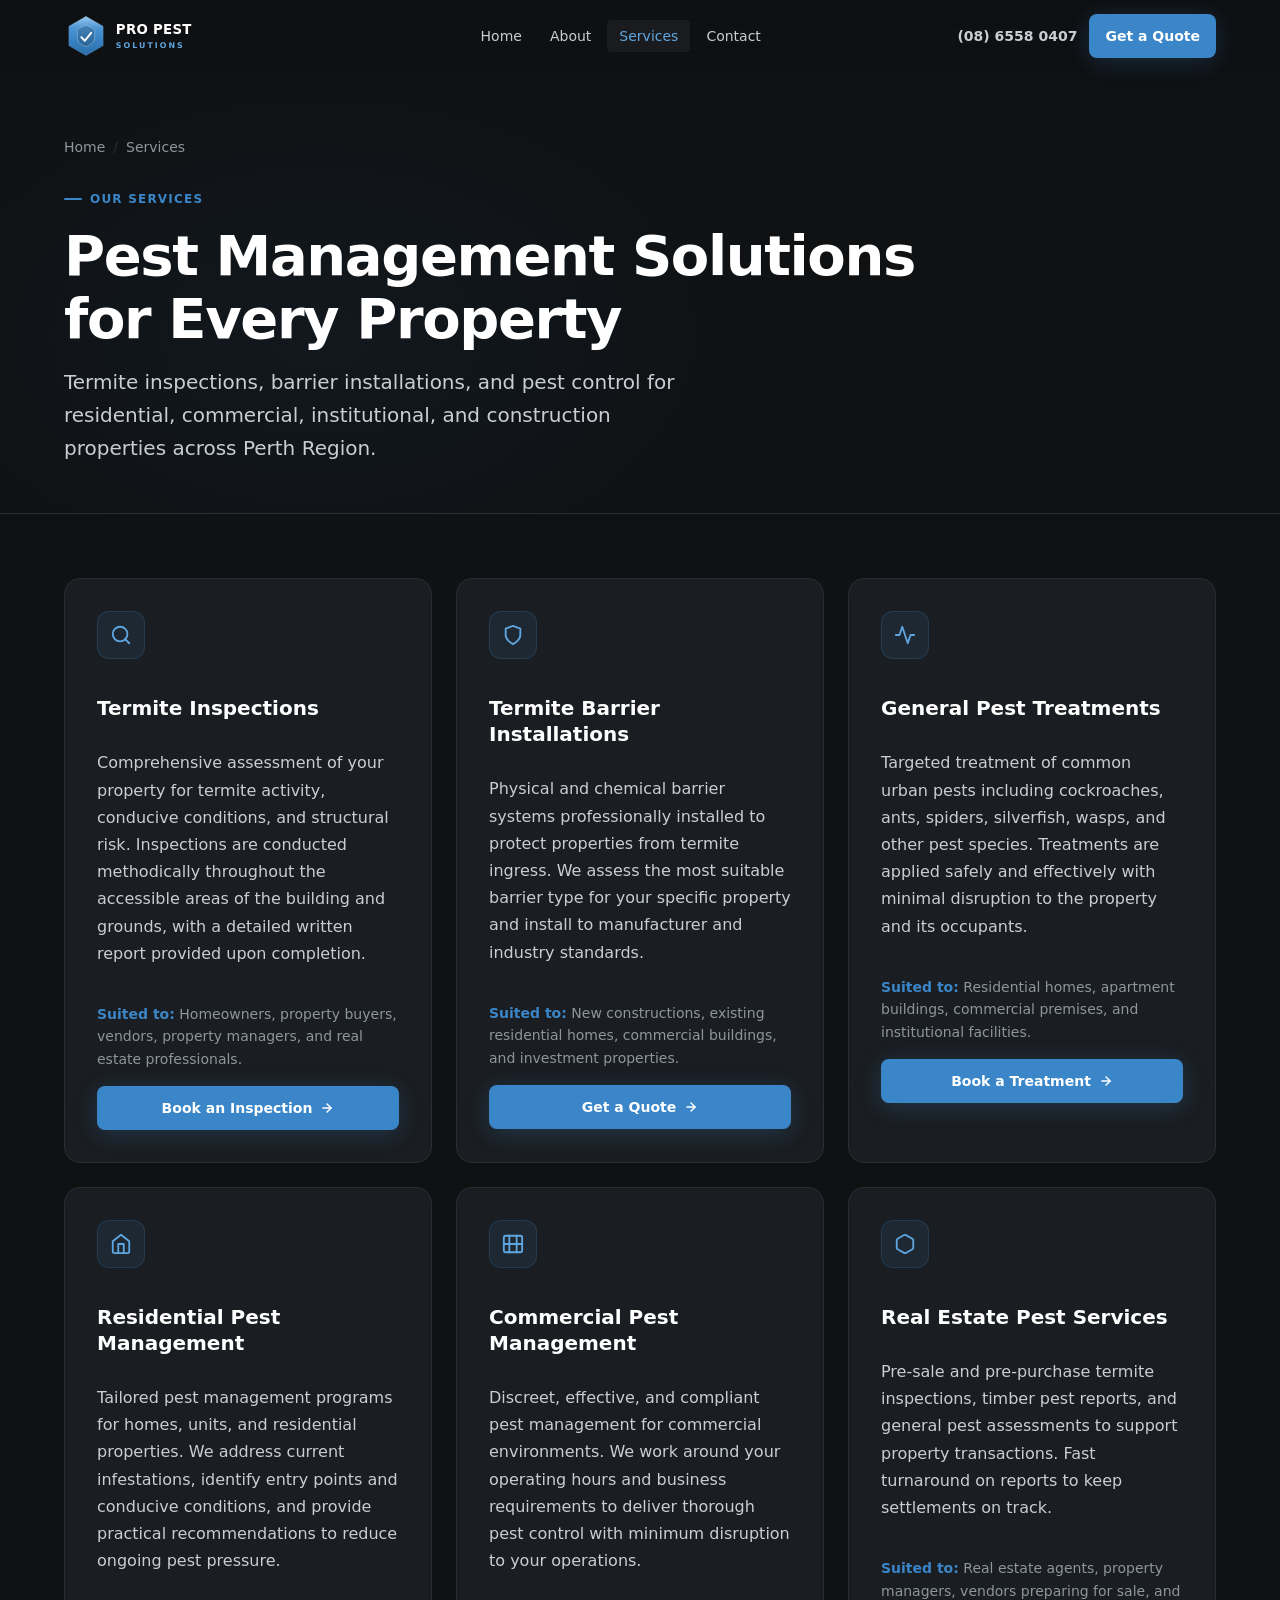
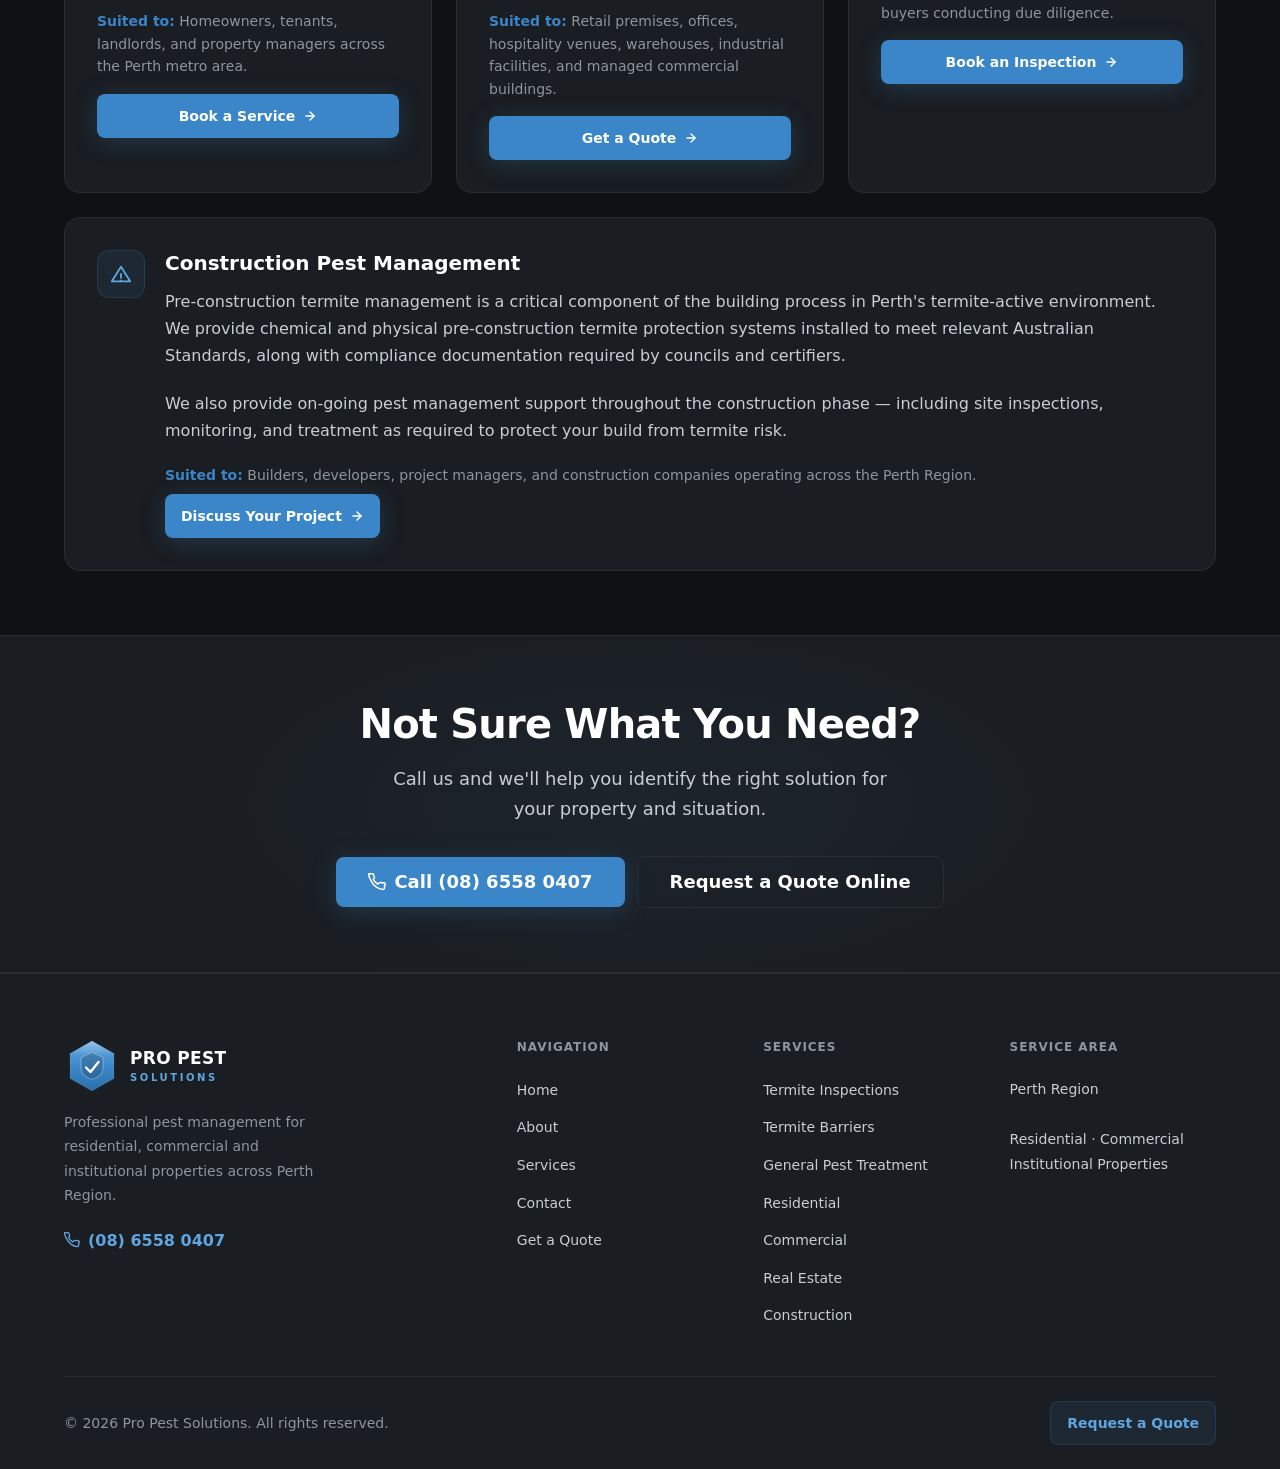
<file: services.html>
<!DOCTYPE html>
<html lang="en">
<head>
  <meta charset="UTF-8">
  <meta name="viewport" content="width=device-width, initial-scale=1.0">
  <title>Services — Pro Pest Solutions | Perth Pest Management</title>
  <meta name="description" content="Termite inspections, termite barrier installations, general pest treatments, residential, commercial, real estate, and construction pest management across Perth Region.">
  <meta name="robots" content="index, follow">
  <link rel="canonical" href="https://propestsolutionswa.com/services.html">
  <meta property="og:title" content="Pest Management Services — Pro Pest Solutions">
  <meta property="og:description" content="Comprehensive pest management services for homes, businesses, real estate, and construction across Perth Region.">
  <meta property="og:type" content="website">
  <link rel="icon" type="image/svg+xml" href="assets/img/favicon.svg">
  <link rel="stylesheet" href="assets/css/styles.css">
</head>
<body>

  <a href="#main-content" class="skip-link">Skip to main content</a>

  <!-- HEADER -->
  <header class="site-header" id="site-header">
    <div class="container">
      <nav class="nav" aria-label="Main navigation">
        <a href="index.html" class="nav-logo" aria-label="Pro Pest Solutions – Home">
          <svg class="site-logo" xmlns="http://www.w3.org/2000/svg" viewBox="0 0 280 56" role="img" aria-label="Pro Pest Solutions">
            <defs>
              <linearGradient id="ppsMark-h-services" x1="0.5" y1="0" x2="0.5" y2="1">
                <stop offset="0%"   stop-color="#5FA6E0"/>
                <stop offset="55%"  stop-color="#3A86C8"/>
                <stop offset="100%" stop-color="#2C6DA7"/>
              </linearGradient>
              <linearGradient id="ppsGloss-h-services" x1="0.5" y1="0" x2="0.5" y2="1">
                <stop offset="0%"  stop-color="#FFFFFF" stop-opacity="0.35"/>
                <stop offset="60%" stop-color="#FFFFFF" stop-opacity="0"/>
              </linearGradient>
            </defs>
            <path d="M28 3 L50 15.5 L50 40.5 L28 53 L6 40.5 L6 15.5 Z" fill="url(#ppsMark-h-services)" stroke="rgba(255,255,255,0.08)" stroke-width="1"/>
            <path d="M28 3 L50 15.5 L50 28 L6 28 L6 15.5 Z" fill="url(#ppsGloss-h-services)"/>
            <path d="M28 14 L39 19.5 L39 30.5 C39 36 34 39.5 28 41.5 C22 39.5 17 36 17 30.5 L17 19.5 Z" fill="rgba(15,17,19,0.18)" stroke="rgba(255,255,255,0.28)" stroke-width="1.2" stroke-linejoin="round"/>
            <path d="M22 29.5 L26.5 34 L34.5 24" fill="none" stroke="#FFFFFF" stroke-width="2.4" stroke-linecap="round" stroke-linejoin="round"/>
            <text x="66" y="26" font-family="-apple-system, BlinkMacSystemFont, 'Segoe UI', system-ui, sans-serif" font-size="17" font-weight="800" letter-spacing="0.02em" fill="#FFFFFF">PRO PEST</text>
            <text x="66" y="43" font-family="-apple-system, BlinkMacSystemFont, 'Segoe UI', system-ui, sans-serif" font-size="10" font-weight="600" letter-spacing="0.26em" fill="#5FA6E0">SOLUTIONS</text>
          </svg>
        </a>
        <ul class="nav-links" role="list">
          <li><a href="index.html" class="nav-link">Home</a></li>
          <li><a href="about.html" class="nav-link">About</a></li>
          <li><a href="services.html" class="nav-link" aria-current="page">Services</a></li>
          <li><a href="contact.html" class="nav-link">Contact</a></li>
        </ul>
        <div class="nav-actions">
          <a href="tel:0865580407" class="nav-phone">(08) 6558 0407</a>
          <a href="booking.html" class="btn btn--primary btn--sm">Get a Quote</a>
        </div>
        <button class="nav-toggle" id="nav-toggle" aria-label="Open navigation menu" aria-expanded="false" aria-controls="mobile-menu">
          <span></span><span></span><span></span>
        </button>
      </nav>
    </div>
  </header>

  <div class="mobile-menu" id="mobile-menu" aria-hidden="true" aria-label="Mobile navigation">
    <a href="index.html" class="mobile-nav-link">Home</a>
    <a href="about.html" class="mobile-nav-link">About</a>
    <a href="services.html" class="mobile-nav-link" aria-current="page">Services</a>
    <a href="contact.html" class="mobile-nav-link">Contact</a>
    <div class="mobile-menu-actions">
      <a href="tel:0865580407" class="btn btn--outline">
        <svg width="16" height="16" viewBox="0 0 24 24" fill="none" stroke="currentColor" stroke-width="2" stroke-linecap="round" stroke-linejoin="round" aria-hidden="true"><path d="M22 16.92v3a2 2 0 01-2.18 2 19.79 19.79 0 01-8.63-3.07A19.5 19.5 0 013.82 9.8a19.79 19.79 0 01-3.07-8.63A2 2 0 012.68 1h3a2 2 0 012 1.72 12.84 12.84 0 00.7 2.81 2 2 0 01-.45 2.11L6.91 8.64a16 16 0 006.21 6.21l1.73-1.73a2 2 0 012.11-.45 12.84 12.84 0 002.81.7A2 2 0 0122 16.92z"/></svg>
        (08) 6558 0407
      </a>
      <a href="booking.html" class="btn btn--primary">Request a Quote</a>
    </div>
  </div>

  <!-- MAIN -->
  <main id="main-content" class="page-main">

    <!-- PAGE HERO -->
    <section class="page-hero">
      <div class="container">
        <div class="page-hero-inner">
          <nav class="breadcrumb" aria-label="Breadcrumb">
            <a href="index.html">Home</a>
            <span class="sep" aria-hidden="true">/</span>
            <span class="current" aria-current="page">Services</span>
          </nav>
          <div class="section-eyebrow">Our Services</div>
          <h1 class="page-title">Pest Management Solutions<br>for Every Property</h1>
          <p class="page-subtitle">Termite inspections, barrier installations, and pest control for residential, commercial, institutional, and construction properties across Perth Region.</p>
        </div>
      </div>
    </section>

    <!-- SERVICES GRID -->
    <section class="section" aria-labelledby="services-grid-heading">
      <div class="container">
        <h2 class="sr-only" id="services-grid-heading">All Services</h2>

        <div class="grid-3">

          <!-- Termite Inspections -->
          <article class="service-block" id="termite-inspection" data-reveal>
            <div class="card-icon" aria-hidden="true">
              <svg width="22" height="22" viewBox="0 0 24 24" fill="none" stroke="currentColor" stroke-width="2" stroke-linecap="round" stroke-linejoin="round"><circle cx="11" cy="11" r="8"/><line x1="21" y1="21" x2="16.65" y2="16.65"/></svg>
            </div>
            <h3 class="card-title">Termite Inspections</h3>
            <p class="card-text">
              Comprehensive assessment of your property for termite activity, conducive conditions, and structural risk. Inspections are conducted methodically throughout the accessible areas of the building and grounds, with a detailed written report provided upon completion.
            </p>
            <p class="service-for">
              <strong>Suited to:</strong> Homeowners, property buyers, vendors, property managers, and real estate professionals.
            </p>
            <a href="booking.html" class="btn btn--primary btn--sm">
              Book an Inspection
              <svg width="14" height="14" viewBox="0 0 24 24" fill="none" stroke="currentColor" stroke-width="2.5" stroke-linecap="round" stroke-linejoin="round" aria-hidden="true"><line x1="5" y1="12" x2="19" y2="12"/><polyline points="12 5 19 12 12 19"/></svg>
            </a>
          </article>

          <!-- Termite Barriers -->
          <article class="service-block" id="termite-barrier" data-reveal>
            <div class="card-icon" aria-hidden="true">
              <svg width="22" height="22" viewBox="0 0 24 24" fill="none" stroke="currentColor" stroke-width="2" stroke-linecap="round" stroke-linejoin="round"><path d="M12 22s8-4 8-10V5l-8-3-8 3v7c0 6 8 10 8 10z"/></svg>
            </div>
            <h3 class="card-title">Termite Barrier Installations</h3>
            <p class="card-text">
              Physical and chemical barrier systems professionally installed to protect properties from termite ingress. We assess the most suitable barrier type for your specific property and install to manufacturer and industry standards.
            </p>
            <p class="service-for">
              <strong>Suited to:</strong> New constructions, existing residential homes, commercial buildings, and investment properties.
            </p>
            <a href="booking.html" class="btn btn--primary btn--sm">
              Get a Quote
              <svg width="14" height="14" viewBox="0 0 24 24" fill="none" stroke="currentColor" stroke-width="2.5" stroke-linecap="round" stroke-linejoin="round" aria-hidden="true"><line x1="5" y1="12" x2="19" y2="12"/><polyline points="12 5 19 12 12 19"/></svg>
            </a>
          </article>

          <!-- General Pest Treatment -->
          <article class="service-block" id="general-pest" data-reveal>
            <div class="card-icon" aria-hidden="true">
              <svg width="22" height="22" viewBox="0 0 24 24" fill="none" stroke="currentColor" stroke-width="2" stroke-linecap="round" stroke-linejoin="round"><polyline points="22 12 18 12 15 21 9 3 6 12 2 12"/></svg>
            </div>
            <h3 class="card-title">General Pest Treatments</h3>
            <p class="card-text">
              Targeted treatment of common urban pests including cockroaches, ants, spiders, silverfish, wasps, and other pest species. Treatments are applied safely and effectively with minimal disruption to the property and its occupants.
            </p>
            <p class="service-for">
              <strong>Suited to:</strong> Residential homes, apartment buildings, commercial premises, and institutional facilities.
            </p>
            <a href="booking.html" class="btn btn--primary btn--sm">
              Book a Treatment
              <svg width="14" height="14" viewBox="0 0 24 24" fill="none" stroke="currentColor" stroke-width="2.5" stroke-linecap="round" stroke-linejoin="round" aria-hidden="true"><line x1="5" y1="12" x2="19" y2="12"/><polyline points="12 5 19 12 12 19"/></svg>
            </a>
          </article>

          <!-- Residential -->
          <article class="service-block" id="residential" data-reveal>
            <div class="card-icon" aria-hidden="true">
              <svg width="22" height="22" viewBox="0 0 24 24" fill="none" stroke="currentColor" stroke-width="2" stroke-linecap="round" stroke-linejoin="round"><path d="M3 9l9-7 9 7v11a2 2 0 01-2 2H5a2 2 0 01-2-2z"/><polyline points="9 22 9 12 15 12 15 22"/></svg>
            </div>
            <h3 class="card-title">Residential Pest Management</h3>
            <p class="card-text">
              Tailored pest management programs for homes, units, and residential properties. We address current infestations, identify entry points and conducive conditions, and provide practical recommendations to reduce ongoing pest pressure.
            </p>
            <p class="service-for">
              <strong>Suited to:</strong> Homeowners, tenants, landlords, and property managers across the Perth metro area.
            </p>
            <a href="booking.html" class="btn btn--primary btn--sm">
              Book a Service
              <svg width="14" height="14" viewBox="0 0 24 24" fill="none" stroke="currentColor" stroke-width="2.5" stroke-linecap="round" stroke-linejoin="round" aria-hidden="true"><line x1="5" y1="12" x2="19" y2="12"/><polyline points="12 5 19 12 12 19"/></svg>
            </a>
          </article>

          <!-- Commercial -->
          <article class="service-block" id="commercial" data-reveal>
            <div class="card-icon" aria-hidden="true">
              <svg width="22" height="22" viewBox="0 0 24 24" fill="none" stroke="currentColor" stroke-width="2" stroke-linecap="round" stroke-linejoin="round"><rect x="2" y="3" width="20" height="18" rx="2"/><line x1="8" y1="21" x2="8" y2="3"/><line x1="16" y1="21" x2="16" y2="3"/><line x1="2" y1="12" x2="22" y2="12"/></svg>
            </div>
            <h3 class="card-title">Commercial Pest Management</h3>
            <p class="card-text">
              Discreet, effective, and compliant pest management for commercial environments. We work around your operating hours and business requirements to deliver thorough pest control with minimum disruption to your operations.
            </p>
            <p class="service-for">
              <strong>Suited to:</strong> Retail premises, offices, hospitality venues, warehouses, industrial facilities, and managed commercial buildings.
            </p>
            <a href="booking.html" class="btn btn--primary btn--sm">
              Get a Quote
              <svg width="14" height="14" viewBox="0 0 24 24" fill="none" stroke="currentColor" stroke-width="2.5" stroke-linecap="round" stroke-linejoin="round" aria-hidden="true"><line x1="5" y1="12" x2="19" y2="12"/><polyline points="12 5 19 12 12 19"/></svg>
            </a>
          </article>

          <!-- Real Estate -->
          <article class="service-block" id="real-estate" data-reveal>
            <div class="card-icon" aria-hidden="true">
              <svg width="22" height="22" viewBox="0 0 24 24" fill="none" stroke="currentColor" stroke-width="2" stroke-linecap="round" stroke-linejoin="round"><path d="M21 16V8a2 2 0 00-1-1.73l-7-4a2 2 0 00-2 0l-7 4A2 2 0 003 8v8a2 2 0 001 1.73l7 4a2 2 0 002 0l7-4A2 2 0 0021 16z"/></svg>
            </div>
            <h3 class="card-title">Real Estate Pest Services</h3>
            <p class="card-text">
              Pre-sale and pre-purchase termite inspections, timber pest reports, and general pest assessments to support property transactions. Fast turnaround on reports to keep settlements on track.
            </p>
            <p class="service-for">
              <strong>Suited to:</strong> Real estate agents, property managers, vendors preparing for sale, and buyers conducting due diligence.
            </p>
            <a href="booking.html" class="btn btn--primary btn--sm">
              Book an Inspection
              <svg width="14" height="14" viewBox="0 0 24 24" fill="none" stroke="currentColor" stroke-width="2.5" stroke-linecap="round" stroke-linejoin="round" aria-hidden="true"><line x1="5" y1="12" x2="19" y2="12"/><polyline points="12 5 19 12 12 19"/></svg>
            </a>
          </article>

          <!-- Construction -->
          <article class="service-block" id="construction" data-reveal style="grid-column: 1 / -1; max-width: none;">
            <div style="display: grid; grid-template-columns: 1fr; gap: var(--sp-6);">
              <div style="display: flex; align-items: flex-start; gap: var(--sp-5);">
                <div class="card-icon" aria-hidden="true" style="flex-shrink: 0;">
                  <svg width="22" height="22" viewBox="0 0 24 24" fill="none" stroke="currentColor" stroke-width="2" stroke-linecap="round" stroke-linejoin="round"><polygon points="2 20 22 20 12 4"/><line x1="12" y1="12" x2="12" y2="16"/><line x1="12" y1="19" x2="12.01" y2="19"/></svg>
                </div>
                <div>
                  <h3 class="card-title">Construction Pest Management</h3>
                  <p class="card-text">
                    Pre-construction termite management is a critical component of the building process in Perth's termite-active environment. We provide chemical and physical pre-construction termite protection systems installed to meet relevant Australian Standards, along with compliance documentation required by councils and certifiers.
                  </p>
                  <p class="card-text">
                    We also provide on-going pest management support throughout the construction phase — including site inspections, monitoring, and treatment as required to protect your build from termite risk.
                  </p>
                  <p class="service-for">
                    <strong>Suited to:</strong> Builders, developers, project managers, and construction companies operating across the Perth Region.
                  </p>
                  <a href="booking.html" class="btn btn--primary btn--sm" style="margin-top: var(--sp-2);">
                    Discuss Your Project
                    <svg width="14" height="14" viewBox="0 0 24 24" fill="none" stroke="currentColor" stroke-width="2.5" stroke-linecap="round" stroke-linejoin="round" aria-hidden="true"><line x1="5" y1="12" x2="19" y2="12"/><polyline points="12 5 19 12 12 19"/></svg>
                  </a>
                </div>
              </div>
            </div>
          </article>

        </div>
      </div>
    </section>

    <!-- CTA -->
    <section class="cta-band" aria-labelledby="services-cta-heading">
      <div class="cta-band-glow" aria-hidden="true"></div>
      <div class="container">
        <div class="cta-band-content">
          <h2 class="cta-title" id="services-cta-heading">Not Sure What You Need?</h2>
          <p class="cta-subtitle">Call us and we'll help you identify the right solution for your property and situation.</p>
          <div class="cta-actions">
            <a href="tel:0865580407" class="btn btn--primary btn--lg">
              <svg width="18" height="18" viewBox="0 0 24 24" fill="none" stroke="currentColor" stroke-width="2" stroke-linecap="round" stroke-linejoin="round" aria-hidden="true"><path d="M22 16.92v3a2 2 0 01-2.18 2 19.79 19.79 0 01-8.63-3.07A19.5 19.5 0 013.82 9.8a19.79 19.79 0 01-3.07-8.63A2 2 0 012.68 1h3a2 2 0 012 1.72 12.84 12.84 0 00.7 2.81 2 2 0 01-.45 2.11L6.91 8.64a16 16 0 006.21 6.21l1.73-1.73a2 2 0 012.11-.45 12.84 12.84 0 002.81.7A2 2 0 0122 16.92z"/></svg>
              Call (08) 6558 0407
            </a>
            <a href="booking.html" class="btn btn--outline btn--lg">Request a Quote Online</a>
          </div>
        </div>
      </div>
    </section>

  </main>

  <!-- FOOTER -->
  <footer class="site-footer">
    <div class="container">
      <div class="footer-grid">
        <div>
          <div class="footer-logo">
            <svg class="site-logo site-logo--footer" xmlns="http://www.w3.org/2000/svg" viewBox="0 0 280 56" role="img" aria-label="Pro Pest Solutions">
            <defs>
              <linearGradient id="ppsMark-f-services" x1="0.5" y1="0" x2="0.5" y2="1">
                <stop offset="0%"   stop-color="#5FA6E0"/>
                <stop offset="55%"  stop-color="#3A86C8"/>
                <stop offset="100%" stop-color="#2C6DA7"/>
              </linearGradient>
              <linearGradient id="ppsGloss-f-services" x1="0.5" y1="0" x2="0.5" y2="1">
                <stop offset="0%"  stop-color="#FFFFFF" stop-opacity="0.35"/>
                <stop offset="60%" stop-color="#FFFFFF" stop-opacity="0"/>
              </linearGradient>
            </defs>
            <path d="M28 3 L50 15.5 L50 40.5 L28 53 L6 40.5 L6 15.5 Z" fill="url(#ppsMark-f-services)" stroke="rgba(255,255,255,0.08)" stroke-width="1"/>
            <path d="M28 3 L50 15.5 L50 28 L6 28 L6 15.5 Z" fill="url(#ppsGloss-f-services)"/>
            <path d="M28 14 L39 19.5 L39 30.5 C39 36 34 39.5 28 41.5 C22 39.5 17 36 17 30.5 L17 19.5 Z" fill="rgba(15,17,19,0.18)" stroke="rgba(255,255,255,0.28)" stroke-width="1.2" stroke-linejoin="round"/>
            <path d="M22 29.5 L26.5 34 L34.5 24" fill="none" stroke="#FFFFFF" stroke-width="2.4" stroke-linecap="round" stroke-linejoin="round"/>
            <text x="66" y="26" font-family="-apple-system, BlinkMacSystemFont, 'Segoe UI', system-ui, sans-serif" font-size="17" font-weight="800" letter-spacing="0.02em" fill="#FFFFFF">PRO PEST</text>
            <text x="66" y="43" font-family="-apple-system, BlinkMacSystemFont, 'Segoe UI', system-ui, sans-serif" font-size="10" font-weight="600" letter-spacing="0.26em" fill="#5FA6E0">SOLUTIONS</text>
          </svg>
          </div>
          <p class="footer-tagline">Professional pest management for residential, commercial and institutional properties across Perth Region.</p>
          <a href="tel:0865580407" class="footer-phone-link">
            <svg width="16" height="16" viewBox="0 0 24 24" fill="none" stroke="currentColor" stroke-width="2" stroke-linecap="round" stroke-linejoin="round" aria-hidden="true"><path d="M22 16.92v3a2 2 0 01-2.18 2 19.79 19.79 0 01-8.63-3.07A19.5 19.5 0 013.82 9.8a19.79 19.79 0 01-3.07-8.63A2 2 0 012.68 1h3a2 2 0 012 1.72 12.84 12.84 0 00.7 2.81 2 2 0 01-.45 2.11L6.91 8.64a16 16 0 006.21 6.21l1.73-1.73a2 2 0 012.11-.45 12.84 12.84 0 002.81.7A2 2 0 0122 16.92z"/></svg>
            (08) 6558 0407
          </a>
        </div>
        <div>
          <h3 class="footer-col-title">Navigation</h3>
          <ul class="footer-links" role="list">
            <li><a href="index.html" class="footer-link">Home</a></li>
            <li><a href="about.html" class="footer-link">About</a></li>
            <li><a href="services.html" class="footer-link">Services</a></li>
            <li><a href="contact.html" class="footer-link">Contact</a></li>
            <li><a href="booking.html" class="footer-link">Get a Quote</a></li>
          </ul>
        </div>
        <div>
          <h3 class="footer-col-title">Services</h3>
          <ul class="footer-links" role="list">
            <li><a href="#termite-inspection" class="footer-link">Termite Inspections</a></li>
            <li><a href="#termite-barrier" class="footer-link">Termite Barriers</a></li>
            <li><a href="#general-pest" class="footer-link">General Pest Treatment</a></li>
            <li><a href="#residential" class="footer-link">Residential</a></li>
            <li><a href="#commercial" class="footer-link">Commercial</a></li>
            <li><a href="#real-estate" class="footer-link">Real Estate</a></li>
            <li><a href="#construction" class="footer-link">Construction</a></li>
          </ul>
        </div>
        <div>
          <h3 class="footer-col-title">Service Area</h3>
          <p class="footer-area-text">Perth Region<br><br>Residential · Commercial<br>Institutional Properties</p>
        </div>
      </div>
      <div class="footer-bottom">
        <span class="footer-copyright">&copy; <span data-year></span> Pro Pest Solutions. All rights reserved.</span>
        <a href="booking.html" class="btn btn--ghost btn--sm">Request a Quote</a>
      </div>
    </div>
  </footer>

  <script src="assets/js/main.js"></script>
</body>
</html>
</file>
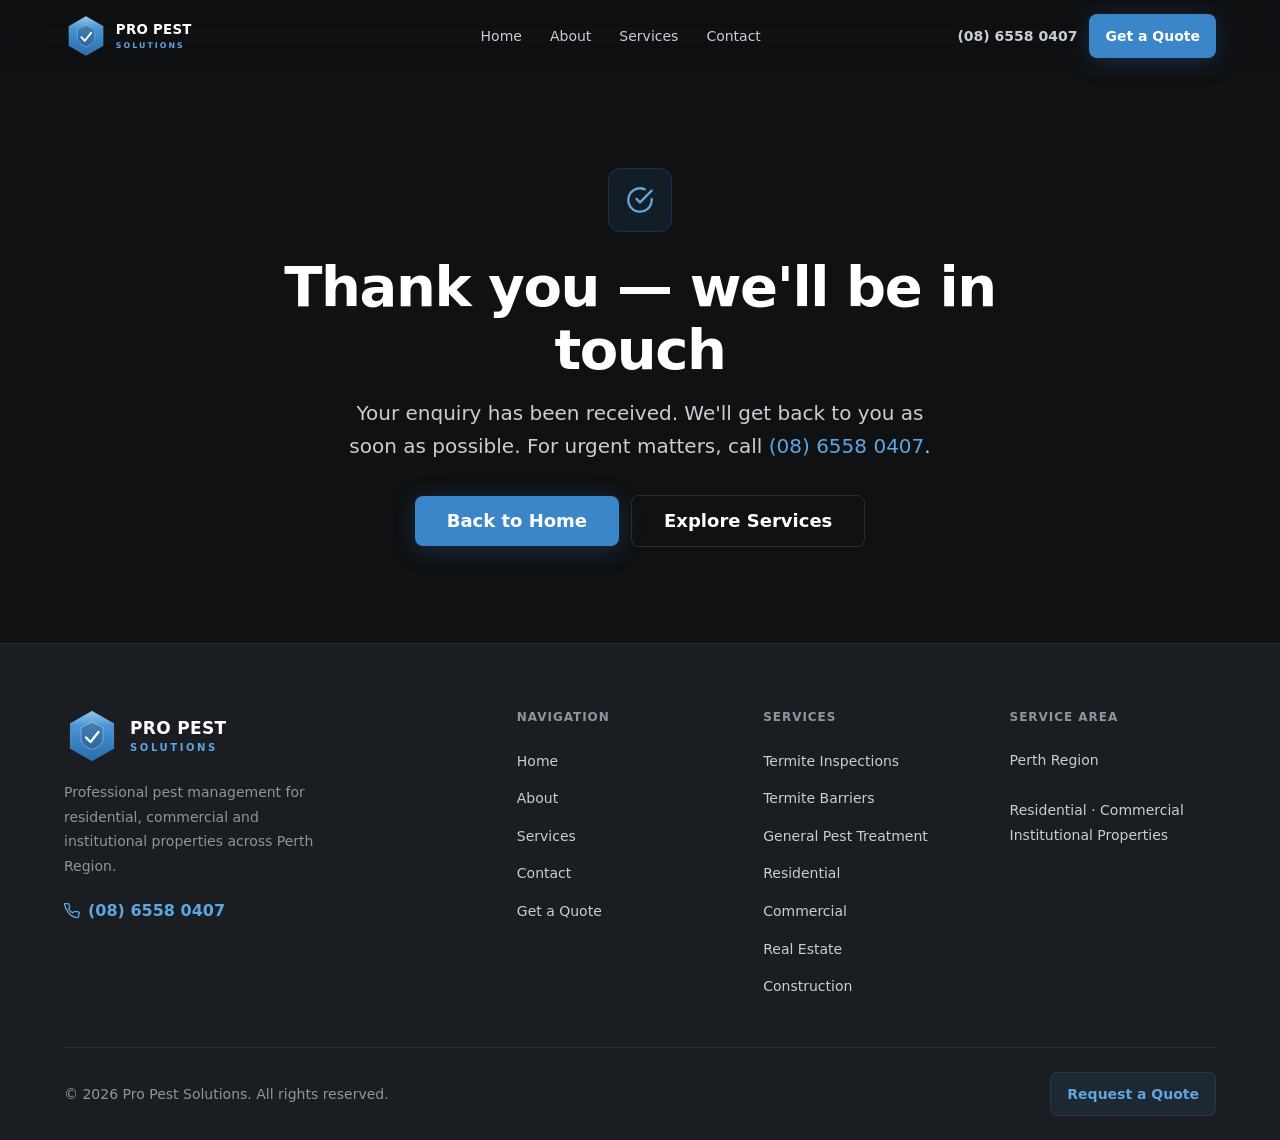
<file: thank-you.html>
<!DOCTYPE html>
<html lang="en">
<head>
  <meta charset="UTF-8">
  <meta name="viewport" content="width=device-width, initial-scale=1.0">
  <title>Thank You — Pro Pest Solutions</title>
  <meta name="description" content="Your enquiry has been received. Pro Pest Solutions will be in touch shortly.">
  <meta name="robots" content="noindex, follow">
  <link rel="canonical" href="https://propestsolutionswa.com/thank-you.html">
  <link rel="icon" type="image/svg+xml" href="assets/img/favicon.svg">
  <link rel="stylesheet" href="assets/css/styles.css">
</head>
<body>

  <a href="#main-content" class="skip-link">Skip to main content</a>

  <!-- HEADER -->
  <header class="site-header" id="site-header">
    <div class="container">
      <nav class="nav" aria-label="Main navigation">
        <a href="index.html" class="nav-logo" aria-label="Pro Pest Solutions – Home">
          <svg class="site-logo" xmlns="http://www.w3.org/2000/svg" viewBox="0 0 280 56" role="img" aria-label="Pro Pest Solutions">
            <defs>
              <linearGradient id="ppsMark-h-thankyou" x1="0.5" y1="0" x2="0.5" y2="1">
                <stop offset="0%"   stop-color="#5FA6E0"/>
                <stop offset="55%"  stop-color="#3A86C8"/>
                <stop offset="100%" stop-color="#2C6DA7"/>
              </linearGradient>
              <linearGradient id="ppsGloss-h-thankyou" x1="0.5" y1="0" x2="0.5" y2="1">
                <stop offset="0%"  stop-color="#FFFFFF" stop-opacity="0.35"/>
                <stop offset="60%" stop-color="#FFFFFF" stop-opacity="0"/>
              </linearGradient>
            </defs>
            <path d="M28 3 L50 15.5 L50 40.5 L28 53 L6 40.5 L6 15.5 Z" fill="url(#ppsMark-h-thankyou)" stroke="rgba(255,255,255,0.08)" stroke-width="1"/>
            <path d="M28 3 L50 15.5 L50 28 L6 28 L6 15.5 Z" fill="url(#ppsGloss-h-thankyou)"/>
            <path d="M28 14 L39 19.5 L39 30.5 C39 36 34 39.5 28 41.5 C22 39.5 17 36 17 30.5 L17 19.5 Z" fill="rgba(15,17,19,0.18)" stroke="rgba(255,255,255,0.28)" stroke-width="1.2" stroke-linejoin="round"/>
            <path d="M22 29.5 L26.5 34 L34.5 24" fill="none" stroke="#FFFFFF" stroke-width="2.4" stroke-linecap="round" stroke-linejoin="round"/>
            <text x="66" y="26" font-family="-apple-system, BlinkMacSystemFont, 'Segoe UI', system-ui, sans-serif" font-size="17" font-weight="800" letter-spacing="0.02em" fill="#FFFFFF">PRO PEST</text>
            <text x="66" y="43" font-family="-apple-system, BlinkMacSystemFont, 'Segoe UI', system-ui, sans-serif" font-size="10" font-weight="600" letter-spacing="0.26em" fill="#5FA6E0">SOLUTIONS</text>
          </svg>
        </a>
        <ul class="nav-links" role="list">
          <li><a href="index.html" class="nav-link">Home</a></li>
          <li><a href="about.html" class="nav-link">About</a></li>
          <li><a href="services.html" class="nav-link">Services</a></li>
          <li><a href="contact.html" class="nav-link">Contact</a></li>
        </ul>
        <div class="nav-actions">
          <a href="tel:0865580407" class="nav-phone">(08) 6558 0407</a>
          <a href="booking.html" class="btn btn--primary btn--sm">Get a Quote</a>
        </div>
        <button class="nav-toggle" id="nav-toggle" aria-label="Open navigation menu" aria-expanded="false" aria-controls="mobile-menu">
          <span></span><span></span><span></span>
        </button>
      </nav>
    </div>
  </header>

  <div class="mobile-menu" id="mobile-menu" aria-hidden="true" aria-label="Mobile navigation">
    <a href="index.html" class="mobile-nav-link">Home</a>
    <a href="about.html" class="mobile-nav-link">About</a>
    <a href="services.html" class="mobile-nav-link">Services</a>
    <a href="contact.html" class="mobile-nav-link">Contact</a>
    <div class="mobile-menu-actions">
      <a href="tel:0865580407" class="btn btn--outline">
        <svg width="16" height="16" viewBox="0 0 24 24" fill="none" stroke="currentColor" stroke-width="2" stroke-linecap="round" stroke-linejoin="round" aria-hidden="true"><path d="M22 16.92v3a2 2 0 01-2.18 2 19.79 19.79 0 01-8.63-3.07A19.5 19.5 0 013.82 9.8a19.79 19.79 0 01-3.07-8.63A2 2 0 012.68 1h3a2 2 0 012 1.72 12.84 12.84 0 00.7 2.81 2 2 0 01-.45 2.11L6.91 8.64a16 16 0 006.21 6.21l1.73-1.73a2 2 0 012.11-.45 12.84 12.84 0 002.81.7A2 2 0 0122 16.92z"/></svg>
        (08) 6558 0407
      </a>
      <a href="booking.html" class="btn btn--primary">Request a Quote</a>
    </div>
  </div>

  <!-- MAIN -->
  <main id="main-content" class="page-main">
    <section class="section section--lg" aria-labelledby="ty-heading">
      <div class="container container--md text-center">
        <div class="card-icon" aria-hidden="true" style="margin-inline: auto; width: 64px; height: 64px;">
          <svg width="28" height="28" viewBox="0 0 24 24" fill="none" stroke="currentColor" stroke-width="2" stroke-linecap="round" stroke-linejoin="round"><path d="M22 11.08V12a10 10 0 11-5.93-9.14"/><polyline points="22 4 12 14.01 9 11.01"/></svg>
        </div>
        <h1 class="page-title" id="ty-heading" style="margin-top: var(--sp-6);">Thank you — we'll be in touch</h1>
        <p class="page-subtitle" style="margin-inline: auto;">Your enquiry has been received. We'll get back to you as soon as possible. For urgent matters, call <a href="tel:0865580407" style="color: var(--pps-blue-highlight);">(08) 6558 0407</a>.</p>
        <div class="cta-actions" style="margin-top: var(--sp-8);">
          <a href="index.html" class="btn btn--primary btn--lg">Back to Home</a>
          <a href="services.html" class="btn btn--outline btn--lg">Explore Services</a>
        </div>
      </div>
    </section>
  </main>

  <!-- FOOTER -->
  <footer class="site-footer">
    <div class="container">
      <div class="footer-grid">
        <div>
          <div class="footer-logo">
            <svg class="site-logo site-logo--footer" xmlns="http://www.w3.org/2000/svg" viewBox="0 0 280 56" role="img" aria-label="Pro Pest Solutions">
            <defs>
              <linearGradient id="ppsMark-f-thankyou" x1="0.5" y1="0" x2="0.5" y2="1">
                <stop offset="0%"   stop-color="#5FA6E0"/>
                <stop offset="55%"  stop-color="#3A86C8"/>
                <stop offset="100%" stop-color="#2C6DA7"/>
              </linearGradient>
              <linearGradient id="ppsGloss-f-thankyou" x1="0.5" y1="0" x2="0.5" y2="1">
                <stop offset="0%"  stop-color="#FFFFFF" stop-opacity="0.35"/>
                <stop offset="60%" stop-color="#FFFFFF" stop-opacity="0"/>
              </linearGradient>
            </defs>
            <path d="M28 3 L50 15.5 L50 40.5 L28 53 L6 40.5 L6 15.5 Z" fill="url(#ppsMark-f-thankyou)" stroke="rgba(255,255,255,0.08)" stroke-width="1"/>
            <path d="M28 3 L50 15.5 L50 28 L6 28 L6 15.5 Z" fill="url(#ppsGloss-f-thankyou)"/>
            <path d="M28 14 L39 19.5 L39 30.5 C39 36 34 39.5 28 41.5 C22 39.5 17 36 17 30.5 L17 19.5 Z" fill="rgba(15,17,19,0.18)" stroke="rgba(255,255,255,0.28)" stroke-width="1.2" stroke-linejoin="round"/>
            <path d="M22 29.5 L26.5 34 L34.5 24" fill="none" stroke="#FFFFFF" stroke-width="2.4" stroke-linecap="round" stroke-linejoin="round"/>
            <text x="66" y="26" font-family="-apple-system, BlinkMacSystemFont, 'Segoe UI', system-ui, sans-serif" font-size="17" font-weight="800" letter-spacing="0.02em" fill="#FFFFFF">PRO PEST</text>
            <text x="66" y="43" font-family="-apple-system, BlinkMacSystemFont, 'Segoe UI', system-ui, sans-serif" font-size="10" font-weight="600" letter-spacing="0.26em" fill="#5FA6E0">SOLUTIONS</text>
          </svg>
          </div>
          <p class="footer-tagline">Professional pest management for residential, commercial and institutional properties across Perth Region.</p>
          <a href="tel:0865580407" class="footer-phone-link">
            <svg width="16" height="16" viewBox="0 0 24 24" fill="none" stroke="currentColor" stroke-width="2" stroke-linecap="round" stroke-linejoin="round" aria-hidden="true"><path d="M22 16.92v3a2 2 0 01-2.18 2 19.79 19.79 0 01-8.63-3.07A19.5 19.5 0 013.82 9.8a19.79 19.79 0 01-3.07-8.63A2 2 0 012.68 1h3a2 2 0 012 1.72 12.84 12.84 0 00.7 2.81 2 2 0 01-.45 2.11L6.91 8.64a16 16 0 006.21 6.21l1.73-1.73a2 2 0 012.11-.45 12.84 12.84 0 002.81.7A2 2 0 0122 16.92z"/></svg>
            (08) 6558 0407
          </a>
        </div>
        <div>
          <h3 class="footer-col-title">Navigation</h3>
          <ul class="footer-links" role="list">
            <li><a href="index.html" class="footer-link">Home</a></li>
            <li><a href="about.html" class="footer-link">About</a></li>
            <li><a href="services.html" class="footer-link">Services</a></li>
            <li><a href="contact.html" class="footer-link">Contact</a></li>
            <li><a href="booking.html" class="footer-link">Get a Quote</a></li>
          </ul>
        </div>
        <div>
          <h3 class="footer-col-title">Services</h3>
          <ul class="footer-links" role="list">
            <li><a href="services.html" class="footer-link">Termite Inspections</a></li>
            <li><a href="services.html" class="footer-link">Termite Barriers</a></li>
            <li><a href="services.html" class="footer-link">General Pest Treatment</a></li>
            <li><a href="services.html" class="footer-link">Residential</a></li>
            <li><a href="services.html" class="footer-link">Commercial</a></li>
            <li><a href="services.html" class="footer-link">Real Estate</a></li>
            <li><a href="services.html" class="footer-link">Construction</a></li>
          </ul>
        </div>
        <div>
          <h3 class="footer-col-title">Service Area</h3>
          <p class="footer-area-text">Perth Region<br><br>Residential · Commercial<br>Institutional Properties</p>
        </div>
      </div>
      <div class="footer-bottom">
        <span class="footer-copyright">&copy; <span data-year></span> Pro Pest Solutions. All rights reserved.</span>
        <a href="booking.html" class="btn btn--ghost btn--sm">Request a Quote</a>
      </div>
    </div>
  </footer>

  <script src="assets/js/main.js"></script>
</body>
</html>
</file>
<file: assets/css/styles.css>
/* =======================================================
   Pro Pest Solutions — styles.css
   Mobile-first, component-based CSS architecture
   ======================================================= */

/* ---- Design tokens ---- */
:root {
  /* Brand colours */
  --pps-bg-main:        #0F1113;
  --pps-bg-panel:       #1A1D21;
  --pps-blue-primary:   #3A86C8;
  --pps-blue-highlight: #5FA6E0;
  --pps-blue-deep:      #2C6DA7;
  --pps-accent-soft:    #6E8FA8;
  --pps-text-primary:   #FFFFFF;
  --pps-text-secondary: #C9CED3;
  --pps-text-muted:     #8E969D;
  --pps-border:         #2A2E33;

  /* Spacing scale */
  --sp-1:  0.25rem;
  --sp-2:  0.5rem;
  --sp-3:  0.75rem;
  --sp-4:  1rem;
  --sp-5:  1.25rem;
  --sp-6:  1.5rem;
  --sp-8:  2rem;
  --sp-10: 2.5rem;
  --sp-12: 3rem;
  --sp-16: 4rem;
  --sp-20: 5rem;
  --sp-24: 6rem;

  /* Type scale */
  --text-xs:   0.75rem;
  --text-sm:   0.875rem;
  --text-base: 1rem;
  --text-lg:   1.125rem;
  --text-xl:   1.25rem;
  --text-2xl:  1.5rem;
  --text-3xl:  1.875rem;
  --text-4xl:  2.25rem;
  --text-5xl:  3rem;
  --text-6xl:  3.75rem;

  /* Font weights */
  --fw-normal:    400;
  --fw-medium:    500;
  --fw-semibold:  600;
  --fw-bold:      700;
  --fw-extrabold: 800;

  /* Radius */
  --r-sm:   4px;
  --r-md:   8px;
  --r-lg:   12px;
  --r-xl:   16px;
  --r-2xl:  24px;
  --r-full: 9999px;

  /* Shadows */
  --shadow-sm:   0 1px 3px rgba(0,0,0,0.35);
  --shadow-md:   0 4px 16px rgba(0,0,0,0.45);
  --shadow-lg:   0 8px 32px rgba(0,0,0,0.55);
  --shadow-blue: 0 4px 24px rgba(58,134,200,0.25);

  /* Transitions */
  --t-fast: 140ms ease;
  --t-base: 240ms ease;
  --t-slow: 380ms ease;

  /* Layout */
  --container-xl: 1200px;
  --container-lg: 1024px;
  --container-md: 768px;
  --header-h:     72px;
}

/* ---- Reset ---- */
*, *::before, *::after {
  box-sizing: border-box;
  margin: 0;
  padding: 0;
}

html {
  font-size: 16px;
  scroll-behavior: smooth;
  -webkit-text-size-adjust: 100%;
  overflow-x: hidden;
}

body {
  font-family: -apple-system, BlinkMacSystemFont, 'Segoe UI', system-ui, 'Helvetica Neue', sans-serif;
  background-color: var(--pps-bg-main);
  color: var(--pps-text-primary);
  line-height: 1.6;
  -webkit-font-smoothing: antialiased;
  -moz-osx-font-smoothing: grayscale;
  min-height: 100svh;
  overflow-x: hidden;
}

img, svg { display: block; max-width: 100%; }
a { color: inherit; text-decoration: none; }
ul, ol { list-style: none; }
button { font-family: inherit; cursor: pointer; border: none; background: none; }
input, textarea, select { font-family: inherit; font-size: inherit; }

/* Prevent any element from breaking page width */
* { min-width: 0; }

/* ---- Layout ---- */
.container {
  width: 100%;
  max-width: var(--container-xl);
  margin-inline: auto;
  padding-inline: var(--sp-4);
}
.container--lg { max-width: var(--container-lg); }
.container--md { max-width: var(--container-md); }

@media (min-width: 480px) {
  .container { padding-inline: var(--sp-6); }
}

.page-main { padding-top: var(--header-h); }

/* ---- Sections ---- */
.section { padding-block: var(--sp-12); }
.section--lg { padding-block: var(--sp-16); }
.section--sm { padding-block: var(--sp-8); }

@media (min-width: 768px) {
  .section { padding-block: var(--sp-16); }
  .section--lg { padding-block: var(--sp-24); }
  .section--sm { padding-block: var(--sp-10); }
}

.section-eyebrow {
  display: inline-flex;
  align-items: center;
  gap: var(--sp-2);
  font-size: var(--text-xs);
  font-weight: var(--fw-semibold);
  letter-spacing: 0.1em;
  text-transform: uppercase;
  color: var(--pps-blue-primary);
  margin-bottom: var(--sp-4);
}
.section-eyebrow::before {
  content: '';
  display: block;
  width: 18px;
  height: 2px;
  background: var(--pps-blue-primary);
  border-radius: 1px;
}

.section-title {
  font-size: clamp(1.5rem, 4vw, 1.875rem);
  font-weight: var(--fw-bold);
  line-height: 1.15;
  letter-spacing: -0.02em;
  color: var(--pps-text-primary);
  margin-bottom: var(--sp-4);
  overflow-wrap: break-word;
  word-break: break-word;
}

@media (min-width: 1024px) {
  .section-title { font-size: var(--text-4xl); }
}

.section-body {
  font-size: var(--text-base);
  color: var(--pps-text-secondary);
  line-height: 1.75;
  max-width: 600px;
  overflow-wrap: break-word;
}

@media (min-width: 640px) {
  .section-body { font-size: var(--text-lg); }
}

/* ---- Utility classes ---- */
.text-center  { text-align: center; }
.text-accent  { color: var(--pps-blue-highlight); }
.text-muted   { color: var(--pps-text-muted); }
.text-secondary { color: var(--pps-text-secondary); }
.fw-semibold  { font-weight: var(--fw-semibold); }
.fw-bold      { font-weight: var(--fw-bold); }

/* Visually hide an element but keep it available to assistive tech. */
.sr-only {
  position: absolute;
  width: 1px;
  height: 1px;
  padding: 0;
  margin: -1px;
  overflow: hidden;
  clip: rect(0, 0, 0, 0);
  white-space: nowrap;
  border: 0;
}

/* ---- Buttons ---- */
.btn {
  display: inline-flex;
  align-items: center;
  justify-content: center;
  gap: var(--sp-2);
  padding: 0.75rem 1.5rem;
  font-size: var(--text-base);
  font-weight: var(--fw-semibold);
  border-radius: var(--r-md);
  transition: background var(--t-base), color var(--t-base), border-color var(--t-base),
              box-shadow var(--t-base), transform var(--t-base);
  white-space: nowrap;
  line-height: 1;
  min-height: 44px; /* minimum touch target */
  touch-action: manipulation;
}
.btn--primary {
  background: var(--pps-blue-primary);
  color: #fff;
  box-shadow: var(--shadow-blue);
}
.btn--primary:hover {
  background: var(--pps-blue-highlight);
  box-shadow: 0 6px 28px rgba(58,134,200,0.38);
  transform: translateY(-1px);
}
.btn--primary:active { transform: translateY(0); }

.btn--outline {
  background: transparent;
  color: var(--pps-text-primary);
  border: 1.5px solid var(--pps-border);
}
.btn--outline:hover {
  border-color: var(--pps-blue-primary);
  color: var(--pps-blue-highlight);
  background: rgba(58,134,200,0.05);
}

.btn--ghost {
  background: rgba(58,134,200,0.1);
  color: var(--pps-blue-highlight);
  border: 1px solid rgba(58,134,200,0.2);
}
.btn--ghost:hover {
  background: rgba(58,134,200,0.18);
  border-color: var(--pps-blue-primary);
}

.btn--lg { padding: 1rem 2rem; font-size: var(--text-lg); }
.btn--sm { padding: 0.5rem 1rem; font-size: var(--text-sm); }

/* ---- Navigation ---- */
.site-header {
  position: fixed;
  inset: 0 0 auto 0;
  z-index: 200;
  height: var(--header-h);
  background: rgba(15,17,19,0.82);
  backdrop-filter: blur(20px);
  -webkit-backdrop-filter: blur(20px);
  border-bottom: 1px solid transparent;
  transition: border-color var(--t-base), background var(--t-base);
}
.site-header.scrolled {
  border-bottom-color: var(--pps-border);
  background: rgba(15,17,19,0.97);
}

.nav {
  display: flex;
  align-items: center;
  justify-content: space-between;
  height: var(--header-h);
  gap: var(--sp-4);
}

.nav-logo { display: flex; align-items: center; flex-shrink: 0; }

/* ---- Inline SVG brand logo ----
   Sized by height; the SVG's own viewBox preserves aspect ratio, so width stays proportional.
*/
.site-logo {
  display: block;
  height: 38px;
  width: auto;
}
.site-logo--footer { height: 48px; }

@media (min-width: 1024px) {
  .site-logo { height: 44px; }
  .site-logo--footer { height: 56px; }
}

.nav-links {
  display: none;
  align-items: center;
  gap: var(--sp-1);
}
.nav-link {
  padding: var(--sp-2) var(--sp-3);
  font-size: var(--text-sm);
  font-weight: var(--fw-medium);
  color: var(--pps-text-secondary);
  border-radius: var(--r-sm);
  transition: color var(--t-fast), background var(--t-fast);
}
.nav-link:hover, .nav-link[aria-current="page"] {
  color: var(--pps-text-primary);
  background: rgba(255,255,255,0.05);
}
.nav-link[aria-current="page"] { color: var(--pps-blue-highlight); }

.nav-actions {
  display: none;
  align-items: center;
  gap: var(--sp-3);
}
.nav-phone {
  font-size: var(--text-sm);
  font-weight: var(--fw-semibold);
  color: var(--pps-text-secondary);
  transition: color var(--t-fast);
}
.nav-phone:hover { color: var(--pps-blue-highlight); }

/* Hamburger */
.nav-toggle {
  display: flex;
  flex-direction: column;
  justify-content: center;
  gap: 5px;
  width: 44px;
  height: 44px;
  padding: 10px;
  border-radius: var(--r-sm);
  transition: background var(--t-fast);
  flex-shrink: 0;
  touch-action: manipulation;
}
.nav-toggle:hover { background: rgba(255,255,255,0.06); }
.nav-toggle span {
  display: block;
  height: 2px;
  background: var(--pps-text-primary);
  border-radius: 2px;
  transition: transform var(--t-base), opacity var(--t-base);
  transform-origin: center;
}
.nav-toggle[aria-expanded="true"] span:nth-child(1) { transform: translateY(7px) rotate(45deg); }
.nav-toggle[aria-expanded="true"] span:nth-child(2) { opacity: 0; transform: scaleX(0); }
.nav-toggle[aria-expanded="true"] span:nth-child(3) { transform: translateY(-7px) rotate(-45deg); }

/* Mobile menu */
.mobile-menu {
  position: fixed;
  inset: var(--header-h) 0 0 0;
  z-index: 190;
  background: rgba(15,17,19,0.98);
  backdrop-filter: blur(24px);
  -webkit-backdrop-filter: blur(24px);
  border-top: 1px solid var(--pps-border);
  padding: var(--sp-4) var(--sp-4) var(--sp-8);
  display: none;
  flex-direction: column;
  gap: var(--sp-1);
  overflow-y: auto;
  -webkit-overflow-scrolling: touch;
}
.mobile-menu.is-open { display: flex; }

.mobile-nav-link {
  display: block;
  padding: var(--sp-4);
  font-size: var(--text-lg);
  font-weight: var(--fw-medium);
  color: var(--pps-text-secondary);
  border-radius: var(--r-md);
  border-bottom: 1px solid var(--pps-border);
  transition: color var(--t-fast), background var(--t-fast);
}
.mobile-nav-link:last-of-type { border-bottom: none; }
.mobile-nav-link:hover, .mobile-nav-link[aria-current="page"] {
  color: var(--pps-blue-highlight);
  background: rgba(58,134,200,0.06);
}

.mobile-menu-actions {
  display: flex;
  flex-direction: column;
  gap: var(--sp-3);
  margin-top: var(--sp-6);
  padding-top: var(--sp-6);
  border-top: 1px solid var(--pps-border);
}
.mobile-menu-actions .btn {
  width: 100%;
  justify-content: center;
}

/* ---- Hero ---- */
.hero {
  position: relative;
  min-height: calc(100svh - var(--header-h));
  display: flex;
  align-items: center;
  padding-block: var(--sp-12);
  overflow: hidden;
}

@media (min-width: 768px) {
  .hero { padding-block: var(--sp-20); }
}
.hero-bg {
  position: absolute;
  inset: 0;
  pointer-events: none;
  background:
    radial-gradient(ellipse 80% 60% at 65% 40%, rgba(58,134,200,0.09) 0%, transparent 68%),
    radial-gradient(ellipse 50% 70% at 15% 65%, rgba(44,109,167,0.07) 0%, transparent 65%);
}
.hero-grid {
  position: absolute;
  inset: 0;
  pointer-events: none;
  background-image:
    linear-gradient(rgba(42,46,51,0.35) 1px, transparent 1px),
    linear-gradient(90deg, rgba(42,46,51,0.35) 1px, transparent 1px);
  background-size: 56px 56px;
  mask-image: radial-gradient(ellipse 75% 90% at 65% 40%, rgba(0,0,0,0.35) 0%, transparent 75%);
  -webkit-mask-image: radial-gradient(ellipse 75% 90% at 65% 40%, rgba(0,0,0,0.35) 0%, transparent 75%);
}

.hero-content {
  position: relative;
  z-index: 1;
  max-width: 720px;
}
.hero-badge {
  display: inline-flex;
  align-items: center;
  gap: var(--sp-2);
  padding: var(--sp-2) var(--sp-4);
  background: rgba(58,134,200,0.1);
  border: 1px solid rgba(58,134,200,0.28);
  border-radius: var(--r-full);
  font-size: var(--text-sm);
  font-weight: var(--fw-medium);
  color: var(--pps-blue-highlight);
  margin-bottom: var(--sp-6);
}
.hero-badge-dot {
  width: 6px;
  height: 6px;
  background: var(--pps-blue-highlight);
  border-radius: 50%;
  animation: blink 2.2s ease-in-out infinite;
}
@keyframes blink {
  0%, 100% { opacity: 1; }
  50% { opacity: 0.35; }
}

.hero-title {
  font-size: clamp(2.25rem, 4.2vw, 3.25rem);
  font-weight: var(--fw-extrabold);
  line-height: 1.1;
  letter-spacing: -0.025em;
  color: var(--pps-text-primary);
  margin-bottom: var(--sp-6);
}
.hero-title .accent { color: var(--pps-blue-highlight); }

.hero-desc {
  font-size: var(--text-lg);
  color: var(--pps-text-secondary);
  line-height: 1.75;
  max-width: 560px;
  margin-bottom: var(--sp-8);
}

.hero-actions {
  display: flex;
  flex-direction: column;
  gap: var(--sp-3);
  margin-bottom: var(--sp-10);
}
.hero-actions .btn {
  width: 100%;
  justify-content: center;
}

@media (min-width: 480px) {
  .hero-actions {
    flex-direction: row;
    flex-wrap: wrap;
  }
  .hero-actions .btn {
    width: auto;
  }
}

.hero-meta {
  display: flex;
  flex-wrap: wrap;
  gap: var(--sp-4) var(--sp-6);
  padding-top: var(--sp-6);
  border-top: 1px solid var(--pps-border);
}
.hero-meta-item {
  display: flex;
  align-items: center;
  gap: var(--sp-2);
  font-size: var(--text-sm);
  color: var(--pps-text-muted);
  overflow-wrap: break-word;
  word-break: break-word;
}
.hero-meta-item svg { color: var(--pps-blue-primary); flex-shrink: 0; }

/* ---- Hero + embedded quote form layout ---- */
.hero-layout {
  display: grid;
  grid-template-columns: 1fr;
  gap: var(--sp-10);
  align-items: center;
  width: 100%;
}
@media (min-width: 1024px) {
  .hero-layout {
    grid-template-columns: minmax(0, 1.05fr) minmax(0, 0.95fr);
    gap: var(--sp-16);
  }
}

.hero-form {
  position: relative;
  z-index: 1;
  width: 100%;
}
.hero-form .form-wrap { padding: var(--sp-6); }
@media (min-width: 768px) {
  .hero-form .form-wrap { padding: var(--sp-8); }
}
.hero-form-title {
  font-size: var(--text-xl);
  font-weight: var(--fw-bold);
  color: var(--pps-text-primary);
  margin-bottom: var(--sp-1);
}
.hero-form-subtitle {
  font-size: var(--text-sm);
  color: var(--pps-text-muted);
  line-height: 1.6;
  margin-bottom: var(--sp-5);
}
.hero-form-subtitle .req { color: var(--pps-blue-primary); }
.hero-form-fields {
  display: grid;
  grid-template-columns: 1fr;
  gap: var(--sp-4);
  margin-bottom: var(--sp-5);
}
.hero-form-submit { width: 100%; justify-content: center; }
.hero-form-note {
  font-size: var(--text-xs);
  color: var(--pps-text-muted);
  text-align: center;
  margin-top: var(--sp-3);
}

/* ---- Trust strip (in-hero variant) ---- */
.trust-strip--hero {
  background: none;
  border: none;
  padding-block: 0;
  margin-top: var(--sp-6);
  padding-top: var(--sp-6);
  border-top: 1px solid var(--pps-border);
}
.trust-strip--hero .trust-strip-inner {
  display: grid;
  grid-template-columns: auto auto;
  gap: var(--sp-3) var(--sp-8);
  padding-inline: 0;
  justify-content: center;
  justify-items: start;
}
.trust-strip--hero .trust-item {
  font-size: var(--text-xs);
  white-space: normal;
  word-break: break-word;
  min-width: 0;
}

/* ---- Trust strip ---- */
.trust-strip {
  background: var(--pps-bg-panel);
  border-top: 1px solid var(--pps-border);
  border-bottom: 1px solid var(--pps-border);
  padding-block: var(--sp-5);
}
.trust-strip-inner {
  display: flex;
  flex-wrap: wrap;
  align-items: center;
  justify-content: center;
  gap: var(--sp-5) var(--sp-8);
}
.trust-item {
  display: flex;
  align-items: center;
  gap: var(--sp-3);
  font-size: var(--text-sm);
  font-weight: var(--fw-medium);
  color: var(--pps-text-muted);
  /* no white-space:nowrap — allow wrapping on small screens */
}
.trust-item svg { color: var(--pps-blue-primary); flex-shrink: 0; }

@media (min-width: 640px) {
  .trust-item { white-space: nowrap; }
}

/* ---- Cards ---- */
.card {
  background: var(--pps-bg-panel);
  border: 1px solid var(--pps-border);
  border-radius: var(--r-xl);
  padding: var(--sp-5);
  transition: border-color var(--t-base), box-shadow var(--t-base), transform var(--t-base);
  overflow-wrap: break-word;
  word-break: break-word;
}

@media (min-width: 640px) {
  .card { padding: var(--sp-8); }
}
.card:hover {
  border-color: rgba(58,134,200,0.32);
  box-shadow: 0 8px 32px rgba(0,0,0,0.32), 0 0 0 1px rgba(58,134,200,0.07);
  transform: translateY(-2px);
}

.card-icon {
  width: 48px;
  height: 48px;
  background: rgba(58,134,200,0.1);
  border: 1px solid rgba(58,134,200,0.22);
  border-radius: var(--r-lg);
  display: flex;
  align-items: center;
  justify-content: center;
  margin-bottom: var(--sp-5);
  color: var(--pps-blue-highlight);
  flex-shrink: 0;
}

.card-title {
  font-size: var(--text-xl);
  font-weight: var(--fw-semibold);
  color: var(--pps-text-primary);
  margin-bottom: var(--sp-3);
  line-height: 1.3;
}

.card-text {
  font-size: var(--text-base);
  color: var(--pps-text-secondary);
  line-height: 1.7;
  margin-bottom: var(--sp-5);
  overflow-wrap: break-word;
  word-break: break-word;
}

.card-link {
  display: inline-flex;
  align-items: center;
  gap: var(--sp-2);
  font-size: var(--text-sm);
  font-weight: var(--fw-semibold);
  color: var(--pps-blue-primary);
  transition: color var(--t-fast), gap var(--t-fast);
}
.card-link:hover { color: var(--pps-blue-highlight); gap: var(--sp-3); }

/* ---- Grid layouts ---- */
.grid-2 { display: grid; grid-template-columns: 1fr; gap: var(--sp-5); }
.grid-3 { display: grid; grid-template-columns: 1fr; gap: var(--sp-5); }
.grid-4 { display: grid; grid-template-columns: 1fr; gap: var(--sp-4); }

/* ---- Feature / Why Choose Us ---- */
.feature-list { display: flex; flex-direction: column; gap: var(--sp-5); }
.feature-item { display: flex; align-items: flex-start; gap: var(--sp-4); }
.feature-icon {
  width: 40px;
  height: 40px;
  background: rgba(58,134,200,0.1);
  border-radius: var(--r-md);
  display: flex;
  align-items: center;
  justify-content: center;
  color: var(--pps-blue-highlight);
  flex-shrink: 0;
  margin-top: 2px;
}
.feature-title {
  font-size: var(--text-base);
  font-weight: var(--fw-semibold);
  color: var(--pps-text-primary);
  margin-bottom: var(--sp-1);
}
.feature-text { font-size: var(--text-sm); color: var(--pps-text-secondary); line-height: 1.65; }

/* ---- Split layout ---- */
.split {
  display: grid;
  grid-template-columns: 1fr;
  gap: var(--sp-12);
  align-items: start;
}
.split--center { align-items: center; }

/* ---- Client type cards ---- */
.client-card {
  background: var(--pps-bg-panel);
  border: 1px solid var(--pps-border);
  border-radius: var(--r-lg);
  padding: var(--sp-6);
  display: flex;
  align-items: flex-start;
  gap: var(--sp-4);
  transition: border-color var(--t-base);
}
.client-card:hover { border-color: rgba(58,134,200,0.3); }
.client-icon {
  width: 44px;
  height: 44px;
  background: rgba(58,134,200,0.1);
  border-radius: var(--r-md);
  display: flex;
  align-items: center;
  justify-content: center;
  color: var(--pps-blue-highlight);
  flex-shrink: 0;
}
.client-title { font-size: var(--text-base); font-weight: var(--fw-semibold); color: var(--pps-text-primary); margin-bottom: var(--sp-1); }
.client-text { font-size: var(--text-sm); color: var(--pps-text-muted); line-height: 1.6; }

/* ---- CTA band ---- */
.cta-band {
  background: var(--pps-bg-panel);
  border-top: 1px solid var(--pps-border);
  border-bottom: 1px solid var(--pps-border);
  padding-block: var(--sp-12);
  position: relative;
  overflow: hidden;
}

@media (min-width: 768px) {
  .cta-band { padding-block: var(--sp-16); }
}
.cta-band-glow {
  position: absolute;
  inset: 0;
  pointer-events: none;
  background: radial-gradient(ellipse 55% 90% at 50% 50%, rgba(58,134,200,0.07) 0%, transparent 70%);
}
.cta-band-content { position: relative; z-index: 1; text-align: center; }
.cta-title {
  font-size: clamp(1.75rem, 3.5vw, 2.5rem);
  font-weight: var(--fw-bold);
  color: var(--pps-text-primary);
  margin-bottom: var(--sp-4);
  line-height: 1.2;
  letter-spacing: -0.02em;
}
.cta-subtitle {
  font-size: var(--text-lg);
  color: var(--pps-text-secondary);
  margin-bottom: var(--sp-8);
  max-width: 520px;
  margin-inline: auto;
  line-height: 1.65;
}
.cta-actions {
  display: flex;
  flex-direction: column;
  gap: var(--sp-3);
  align-items: stretch;
}
.cta-actions .btn {
  justify-content: center;
  text-align: center;
}

@media (min-width: 480px) {
  .cta-actions {
    flex-direction: row;
    flex-wrap: wrap;
    justify-content: center;
    align-items: center;
  }
  .cta-actions .btn { flex-shrink: 0; }
}

/* ---- Service block (services page) ---- */
.service-block {
  background: var(--pps-bg-panel);
  border: 1px solid var(--pps-border);
  border-radius: var(--r-xl);
  padding: var(--sp-5);
  display: flex;
  flex-direction: column;
  gap: var(--sp-4);
  transition: border-color var(--t-base), transform var(--t-base);
  overflow-wrap: break-word;
  word-break: break-word;
}

@media (min-width: 640px) {
  .service-block { padding: var(--sp-8); }
}
.service-block:hover {
  border-color: rgba(58,134,200,0.32);
  transform: translateY(-2px);
}
.service-for { font-size: var(--text-sm); color: var(--pps-text-muted); }
.service-for strong { color: var(--pps-blue-primary); }

/* ---- Page hero (inner pages) ---- */
.page-hero {
  padding-block: var(--sp-10) var(--sp-8);
  border-bottom: 1px solid var(--pps-border);
  position: relative;
  overflow: hidden;
}

@media (min-width: 768px) {
  .page-hero { padding-block: var(--sp-16) var(--sp-12); }
}
.page-hero::before {
  content: '';
  position: absolute;
  inset: 0;
  background: radial-gradient(ellipse 55% 100% at 25% 60%, rgba(58,134,200,0.06) 0%, transparent 70%);
  pointer-events: none;
}
.page-hero-inner { position: relative; z-index: 1; }

.breadcrumb {
  display: flex;
  align-items: center;
  gap: var(--sp-2);
  font-size: var(--text-sm);
  color: var(--pps-text-muted);
  margin-bottom: var(--sp-6);
}
.breadcrumb a { color: var(--pps-text-muted); transition: color var(--t-fast); }
.breadcrumb a:hover { color: var(--pps-blue-highlight); }
.breadcrumb .sep { color: var(--pps-border); }

.page-title {
  font-size: clamp(2.25rem, 4.5vw, 3.5rem);
  font-weight: var(--fw-bold);
  color: var(--pps-text-primary);
  margin-bottom: var(--sp-4);
  line-height: 1.12;
  letter-spacing: -0.025em;
}
.page-subtitle {
  font-size: var(--text-xl);
  color: var(--pps-text-secondary);
  max-width: 620px;
  line-height: 1.65;
}

/* ---- Forms ---- */
.form-wrap {
  background: var(--pps-bg-panel);
  border: 1px solid var(--pps-border);
  border-radius: var(--r-xl);
  padding: var(--sp-5);
}

@media (min-width: 480px) {
  .form-wrap { padding: var(--sp-8); border-radius: var(--r-2xl); }
}

@media (min-width: 768px) {
  .form-wrap { padding: var(--sp-10); }
}

.form-grid { display: grid; grid-template-columns: 1fr; gap: var(--sp-5); }
.form-group { display: flex; flex-direction: column; gap: var(--sp-2); }
.form-group--full { grid-column: 1 / -1; }

.form-label {
  font-size: var(--text-sm);
  font-weight: var(--fw-medium);
  color: var(--pps-text-secondary);
}
.form-label .req { color: var(--pps-blue-primary); margin-left: 2px; }

.form-input,
.form-select,
.form-textarea {
  background: var(--pps-bg-main);
  border: 1px solid var(--pps-border);
  border-radius: var(--r-md);
  padding: 0.875rem 1rem;
  color: var(--pps-text-primary);
  font-size: max(1rem, 16px); /* prevent iOS auto-zoom on focus */
  width: 100%;
  min-height: 48px;
  transition: border-color var(--t-fast), box-shadow var(--t-fast);
  appearance: none;
  -webkit-appearance: none;
}
.form-input::placeholder,
.form-textarea::placeholder { color: var(--pps-text-muted); }
.form-input:focus,
.form-select:focus,
.form-textarea:focus {
  outline: none;
  border-color: var(--pps-blue-primary);
  box-shadow: 0 0 0 3px rgba(58,134,200,0.14);
}

.form-select {
  background-image: url("data:image/svg+xml,%3Csvg xmlns='http://www.w3.org/2000/svg' width='12' height='8' viewBox='0 0 12 8'%3E%3Cpath d='M1 1l5 5 5-5' stroke='%238E969D' stroke-width='1.5' fill='none' stroke-linecap='round' stroke-linejoin='round'/%3E%3C/svg%3E");
  background-repeat: no-repeat;
  background-position: right 1rem center;
  padding-right: 2.5rem;
  cursor: pointer;
}
.form-select option { background: var(--pps-bg-panel); color: var(--pps-text-primary); }
.form-textarea { resize: vertical; min-height: 130px; }

.form-footer {
  display: flex;
  flex-direction: column;
  gap: var(--sp-4);
  margin-top: var(--sp-4);
}
.form-footer .btn { width: 100%; justify-content: center; }
.form-note { font-size: var(--text-sm); color: var(--pps-text-muted); }

@media (min-width: 480px) {
  .form-footer {
    flex-direction: row;
    align-items: center;
    justify-content: space-between;
    flex-wrap: wrap;
  }
  .form-footer .btn { width: auto; }
}

/* ---- Contact info ---- */
.contact-info-card {
  background: var(--pps-bg-panel);
  border: 1px solid var(--pps-border);
  border-radius: var(--r-xl);
  padding: var(--sp-5);
}

@media (min-width: 640px) {
  .contact-info-card { padding: var(--sp-8); }
}
.contact-info-title { font-size: var(--text-xl); font-weight: var(--fw-semibold); color: var(--pps-text-primary); margin-bottom: var(--sp-6); }
.contact-info-list { display: flex; flex-direction: column; gap: var(--sp-5); }
.contact-info-item { display: flex; align-items: flex-start; gap: var(--sp-4); }
.contact-info-icon {
  width: 40px;
  height: 40px;
  background: rgba(58,134,200,0.1);
  border-radius: var(--r-md);
  display: flex;
  align-items: center;
  justify-content: center;
  color: var(--pps-blue-highlight);
  flex-shrink: 0;
}
.contact-info-label { font-size: var(--text-xs); color: var(--pps-text-muted); text-transform: uppercase; letter-spacing: 0.06em; margin-bottom: 3px; }
.contact-info-value { font-weight: var(--fw-medium); color: var(--pps-text-primary); }

.phone-display {
  display: inline-flex;
  align-items: center;
  gap: var(--sp-3);
  font-size: clamp(1.25rem, 5vw, 2.5rem);
  font-weight: var(--fw-bold);
  color: var(--pps-blue-highlight);
  transition: color var(--t-fast);
  flex-wrap: wrap;
  word-break: break-all;
}
.phone-display:hover { color: var(--pps-text-primary); }

/* ---- About page ---- */
.values-grid { display: grid; grid-template-columns: 1fr; gap: var(--sp-4); }
.value-item {
  display: flex;
  gap: var(--sp-4);
  padding: var(--sp-5);
  background: var(--pps-bg-panel);
  border: 1px solid var(--pps-border);
  border-radius: var(--r-lg);
}
.value-icon {
  width: 36px;
  height: 36px;
  background: rgba(58,134,200,0.1);
  border-radius: var(--r-md);
  display: flex;
  align-items: center;
  justify-content: center;
  color: var(--pps-blue-highlight);
  flex-shrink: 0;
}
.value-title { font-size: var(--text-base); font-weight: var(--fw-semibold); color: var(--pps-text-primary); margin-bottom: var(--sp-1); }
.value-text { font-size: var(--text-sm); color: var(--pps-text-secondary); line-height: 1.65; }

/* ---- Placeholder notice ---- */
.placeholder-notice {
  background: rgba(58,134,200,0.06);
  border: 1px dashed rgba(58,134,200,0.3);
  border-radius: var(--r-md);
  padding: var(--sp-3) var(--sp-5);
  font-size: var(--text-sm);
  color: var(--pps-text-muted);
  text-align: center;
  margin-bottom: var(--sp-10);
}

/* ---- Divider ---- */
.divider {
  height: 1px;
  background: var(--pps-border);
  margin-block: var(--sp-8);
}

/* ---- Badge pill ---- */
.badge {
  display: inline-flex;
  align-items: center;
  padding: var(--sp-1) var(--sp-3);
  background: rgba(58,134,200,0.1);
  border: 1px solid rgba(58,134,200,0.22);
  border-radius: var(--r-full);
  font-size: var(--text-xs);
  font-weight: var(--fw-semibold);
  color: var(--pps-blue-highlight);
  letter-spacing: 0.04em;
}

/* ---- Number stat (About / info panels) ---- */
.stat-block { text-align: center; }
.stat-value {
  font-size: var(--text-4xl);
  font-weight: var(--fw-extrabold);
  color: var(--pps-text-primary);
  line-height: 1;
  margin-bottom: var(--sp-1);
}
.stat-value span { color: var(--pps-blue-highlight); }
.stat-label { font-size: var(--text-sm); color: var(--pps-text-muted); }

/* ---- Footer ---- */
.site-footer {
  background: var(--pps-bg-panel);
  border-top: 1px solid var(--pps-border);
  padding-top: var(--sp-12);
}

@media (min-width: 768px) {
  .site-footer { padding-top: var(--sp-16); }
}

.footer-grid {
  display: grid;
  grid-template-columns: 1fr;
  gap: var(--sp-8);
  padding-bottom: var(--sp-10);
  border-bottom: 1px solid var(--pps-border);
}
.footer-logo { display: flex; align-items: center; margin-bottom: var(--sp-4); }
.footer-tagline {
  font-size: var(--text-sm);
  color: var(--pps-text-muted);
  line-height: 1.75;
  max-width: 280px;
  margin-bottom: var(--sp-5);
}
.footer-phone-link {
  display: inline-flex;
  align-items: center;
  gap: var(--sp-2);
  font-size: var(--text-base);
  font-weight: var(--fw-semibold);
  color: var(--pps-blue-highlight);
  transition: color var(--t-fast);
}
.footer-phone-link:hover { color: var(--pps-text-primary); }
.footer-phone-link svg { flex-shrink: 0; }

.footer-col-title {
  font-size: var(--text-xs);
  font-weight: var(--fw-semibold);
  letter-spacing: 0.08em;
  text-transform: uppercase;
  color: var(--pps-text-muted);
  margin-bottom: var(--sp-5);
}
.footer-links { display: flex; flex-direction: column; gap: var(--sp-3); }
.footer-link { font-size: var(--text-sm); color: var(--pps-text-secondary); transition: color var(--t-fast); }
.footer-link:hover { color: var(--pps-blue-highlight); }

.footer-area-text {
  font-size: var(--text-sm);
  color: var(--pps-text-secondary);
  line-height: 1.8;
}

.footer-bottom {
  display: flex;
  flex-direction: column;
  gap: var(--sp-3);
  padding-block: var(--sp-6);
  align-items: center;
  text-align: center;
}
.footer-copyright { font-size: var(--text-sm); color: var(--pps-text-muted); }

/* ---- Skip link (accessibility) ---- */
.skip-link {
  position: absolute;
  top: -100%;
  left: var(--sp-4);
  z-index: 9999;
  padding: var(--sp-3) var(--sp-4);
  background: var(--pps-blue-primary);
  color: #fff;
  border-radius: var(--r-md);
  font-size: var(--text-sm);
  font-weight: var(--fw-semibold);
  transition: top var(--t-fast);
}
.skip-link:focus { top: var(--sp-4); }

/* ---- Focus states ---- */
:focus-visible {
  outline: 2px solid var(--pps-blue-primary);
  outline-offset: 3px;
  border-radius: var(--r-sm);
}

/* ---- Selection ---- */
::selection {
  background: rgba(58,134,200,0.32);
  color: var(--pps-text-primary);
}

/* ---- Scrollbar ---- */
::-webkit-scrollbar { width: 8px; height: 8px; }
::-webkit-scrollbar-track { background: var(--pps-bg-main); }
::-webkit-scrollbar-thumb { background: var(--pps-border); border-radius: 4px; }
::-webkit-scrollbar-thumb:hover { background: var(--pps-accent-soft); }

/* ---- Responsive: sm (≥ 480px) ---- */
@media (min-width: 480px) {
  .grid-4 { grid-template-columns: repeat(2, 1fr); }
}

/* ---- Responsive: sm (≥ 640px) ---- */
@media (min-width: 640px) {
  .grid-2 { gap: var(--sp-6); }
  .grid-3 { gap: var(--sp-6); }
  .grid-4 { grid-template-columns: repeat(2, 1fr); gap: var(--sp-5); }
  .footer-bottom { flex-direction: row; justify-content: space-between; text-align: left; }
  .values-grid { grid-template-columns: repeat(2, 1fr); }
}

/* ---- Responsive: md (≥ 768px) ---- */
@media (min-width: 768px) {
  .grid-2 { grid-template-columns: repeat(2, 1fr); }
  .grid-3 { grid-template-columns: repeat(2, 1fr); }
  .split { grid-template-columns: repeat(2, 1fr); }
  .form-grid { grid-template-columns: repeat(2, 1fr); }
  .footer-grid { grid-template-columns: 2fr 1fr 1fr; gap: var(--sp-10); padding-bottom: var(--sp-12); }
}

/* ---- Responsive: lg (≥ 1024px) ---- */
@media (min-width: 1024px) {
  .nav-links { display: flex; }
  .nav-actions { display: flex; }
  .nav-toggle { display: none; }
  .grid-3 { grid-template-columns: repeat(3, 1fr); }
  .grid-4 { grid-template-columns: repeat(4, 1fr); }
  .footer-grid { grid-template-columns: 2fr 1fr 1fr 1fr; }
  .values-grid { grid-template-columns: repeat(3, 1fr); }
}

/* ---- xs safety (≤ 479px) ---- */
/* Final sweep to prevent overflow and ensure readability on smallest phones */
@media (max-width: 479px) {
  /* Hero: tighten up so content fits without excessive scroll */
  .hero { min-height: auto; padding-block: var(--sp-10); }
  .hero-title { letter-spacing: -0.015em; }
  .hero-desc { font-size: var(--text-base); }
  .hero-badge { font-size: var(--text-xs); flex-wrap: wrap; }

  /* Section text */
  .page-title { font-size: 1.75rem; }
  .cta-title { font-size: 1.5rem; }

  /* Trust strip — stack to 2-per-row on very small screens */
  .trust-strip-inner { gap: var(--sp-3) var(--sp-5); }
  .trust-item { font-size: var(--text-xs); }

  /* Nav: compact logo on very small screens */
  .site-logo { height: 34px; }

  /* Client cards: ensure text doesn't overflow */
  .client-card { flex-direction: column; align-items: flex-start; gap: var(--sp-3); }

  /* Footer link columns */
  .footer-grid > div + div + div { display: none; } /* hide 3rd+ footer cols on xs */
  .footer-area-text { font-size: var(--text-xs); }

  /* Forms */
  .form-wrap { padding: var(--sp-4); border-radius: var(--r-lg); }
  fieldset { padding: 0; }

  /* About page area boxes */
  .card { padding: var(--sp-4); }
}

/* ---- Reduced motion ---- */
@media (prefers-reduced-motion: reduce) {
  *, *::before, *::after { transition-duration: 0.01ms !important; animation-duration: 0.01ms !important; }
}
</file>
